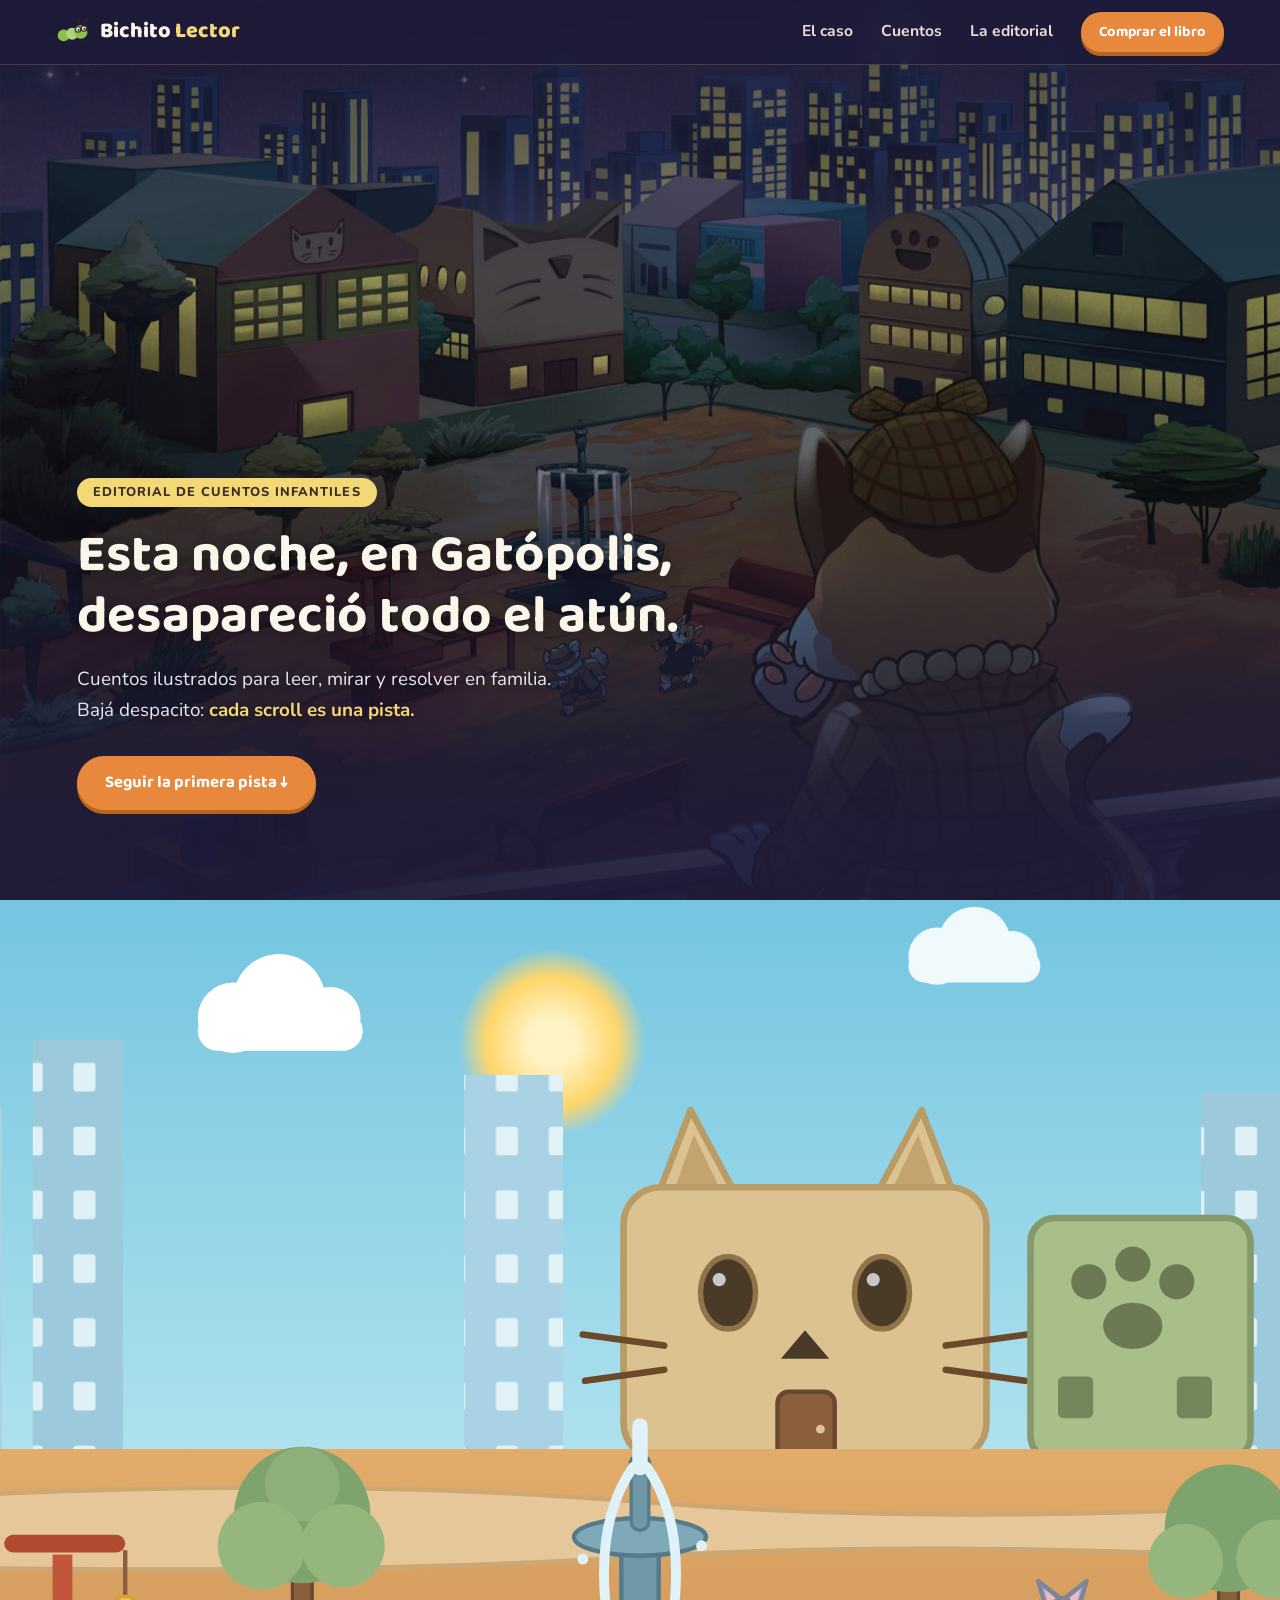
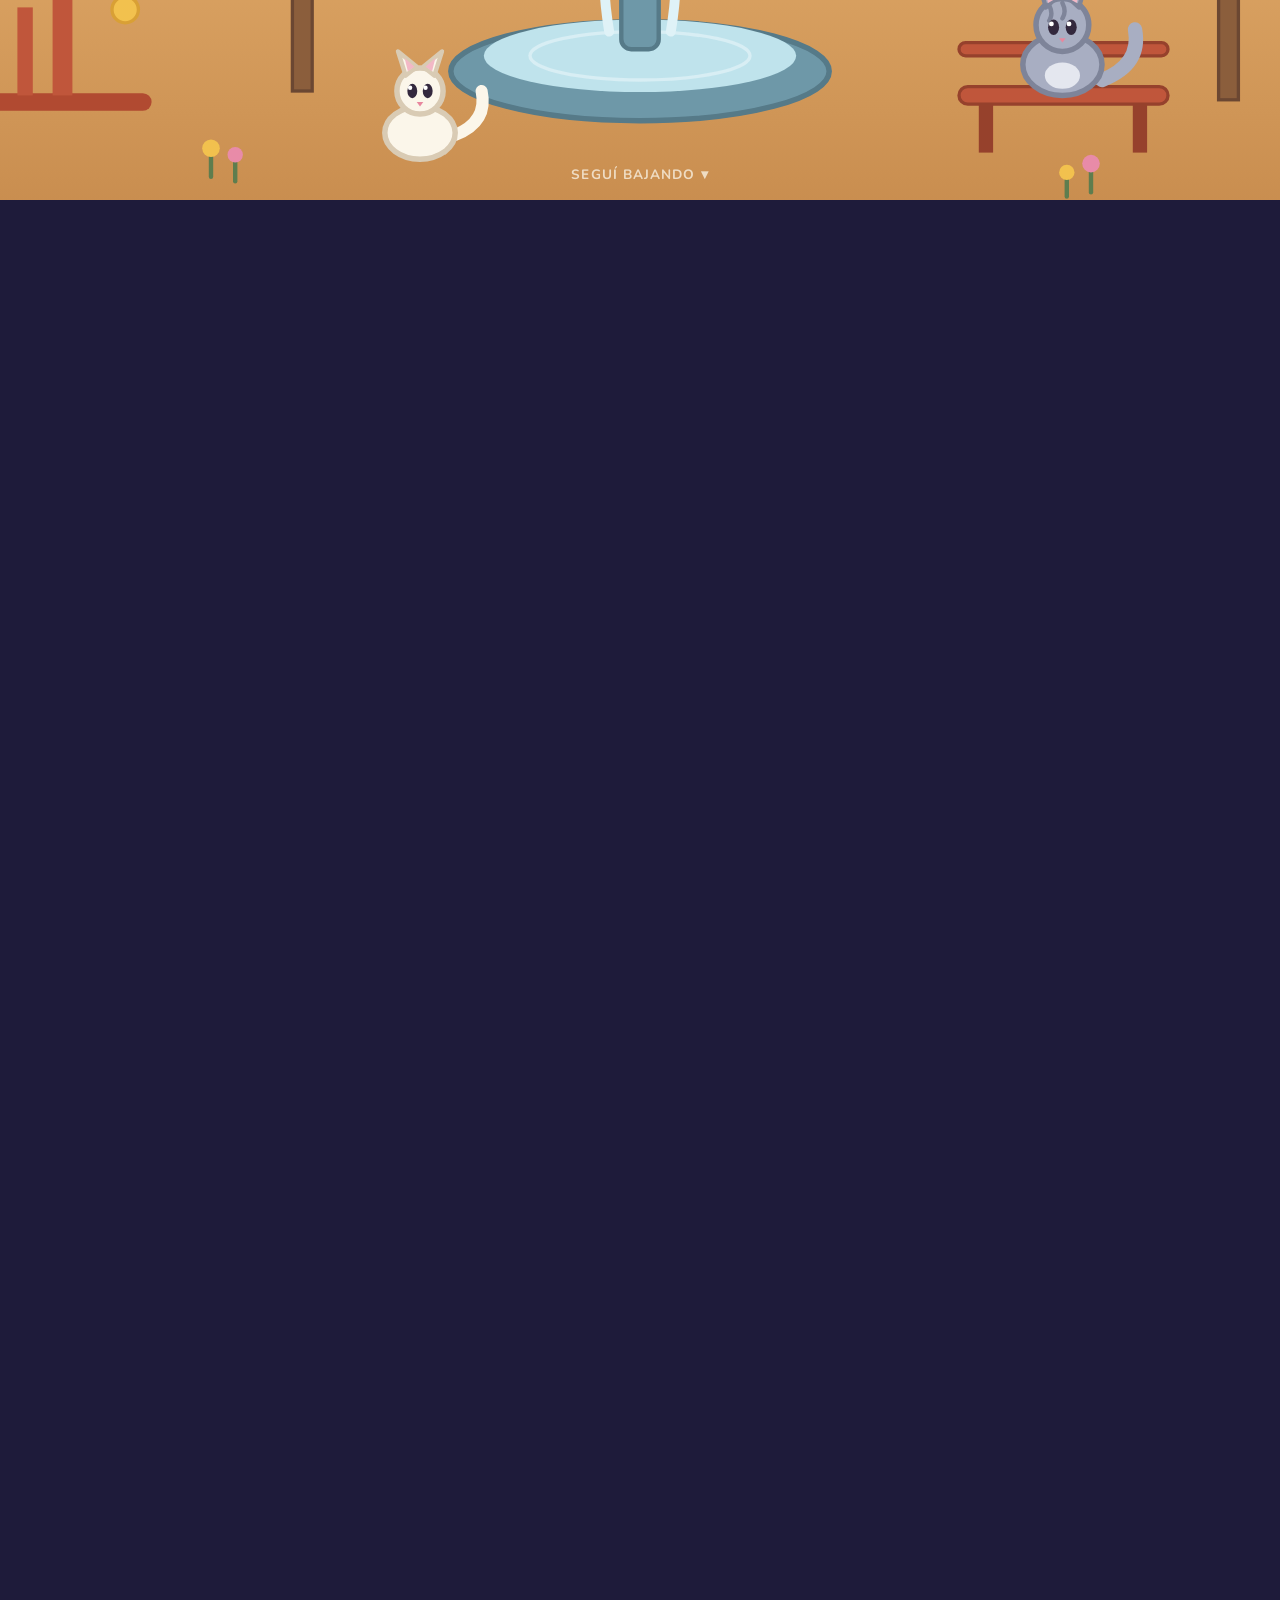
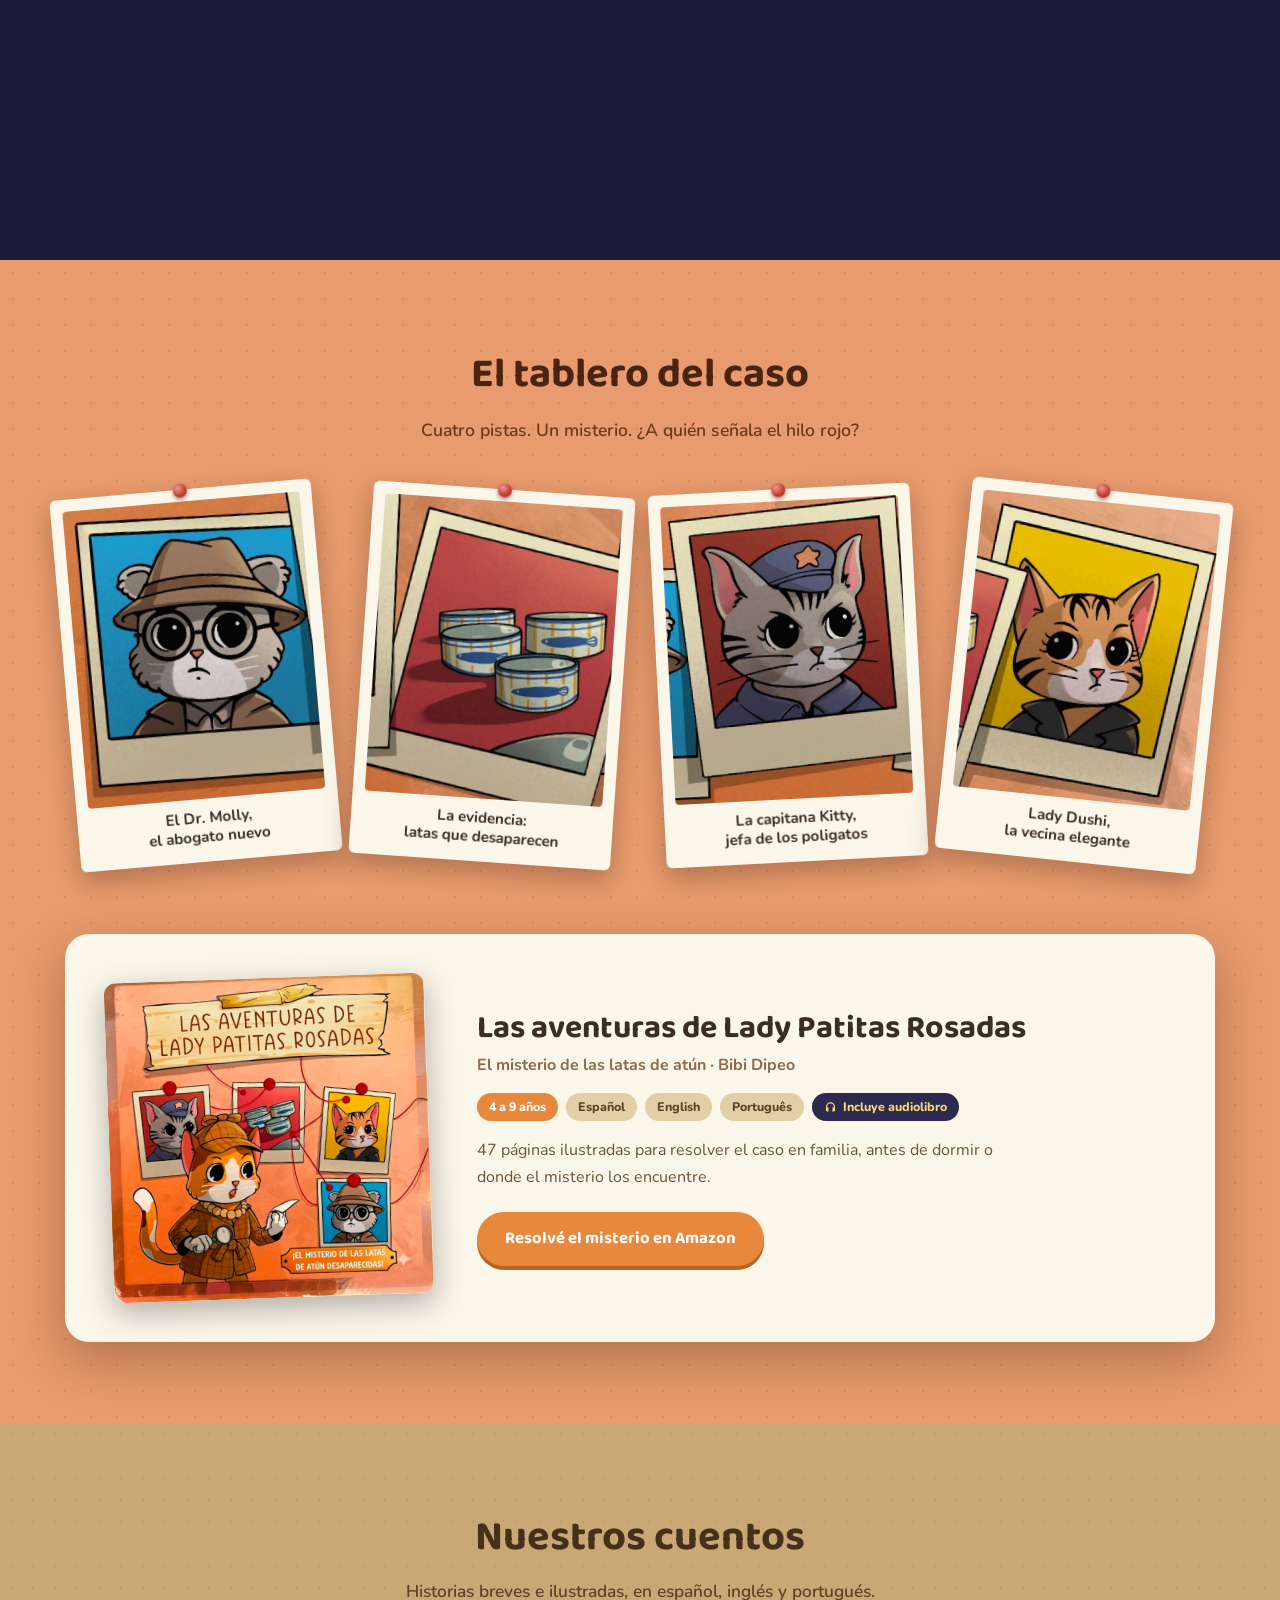
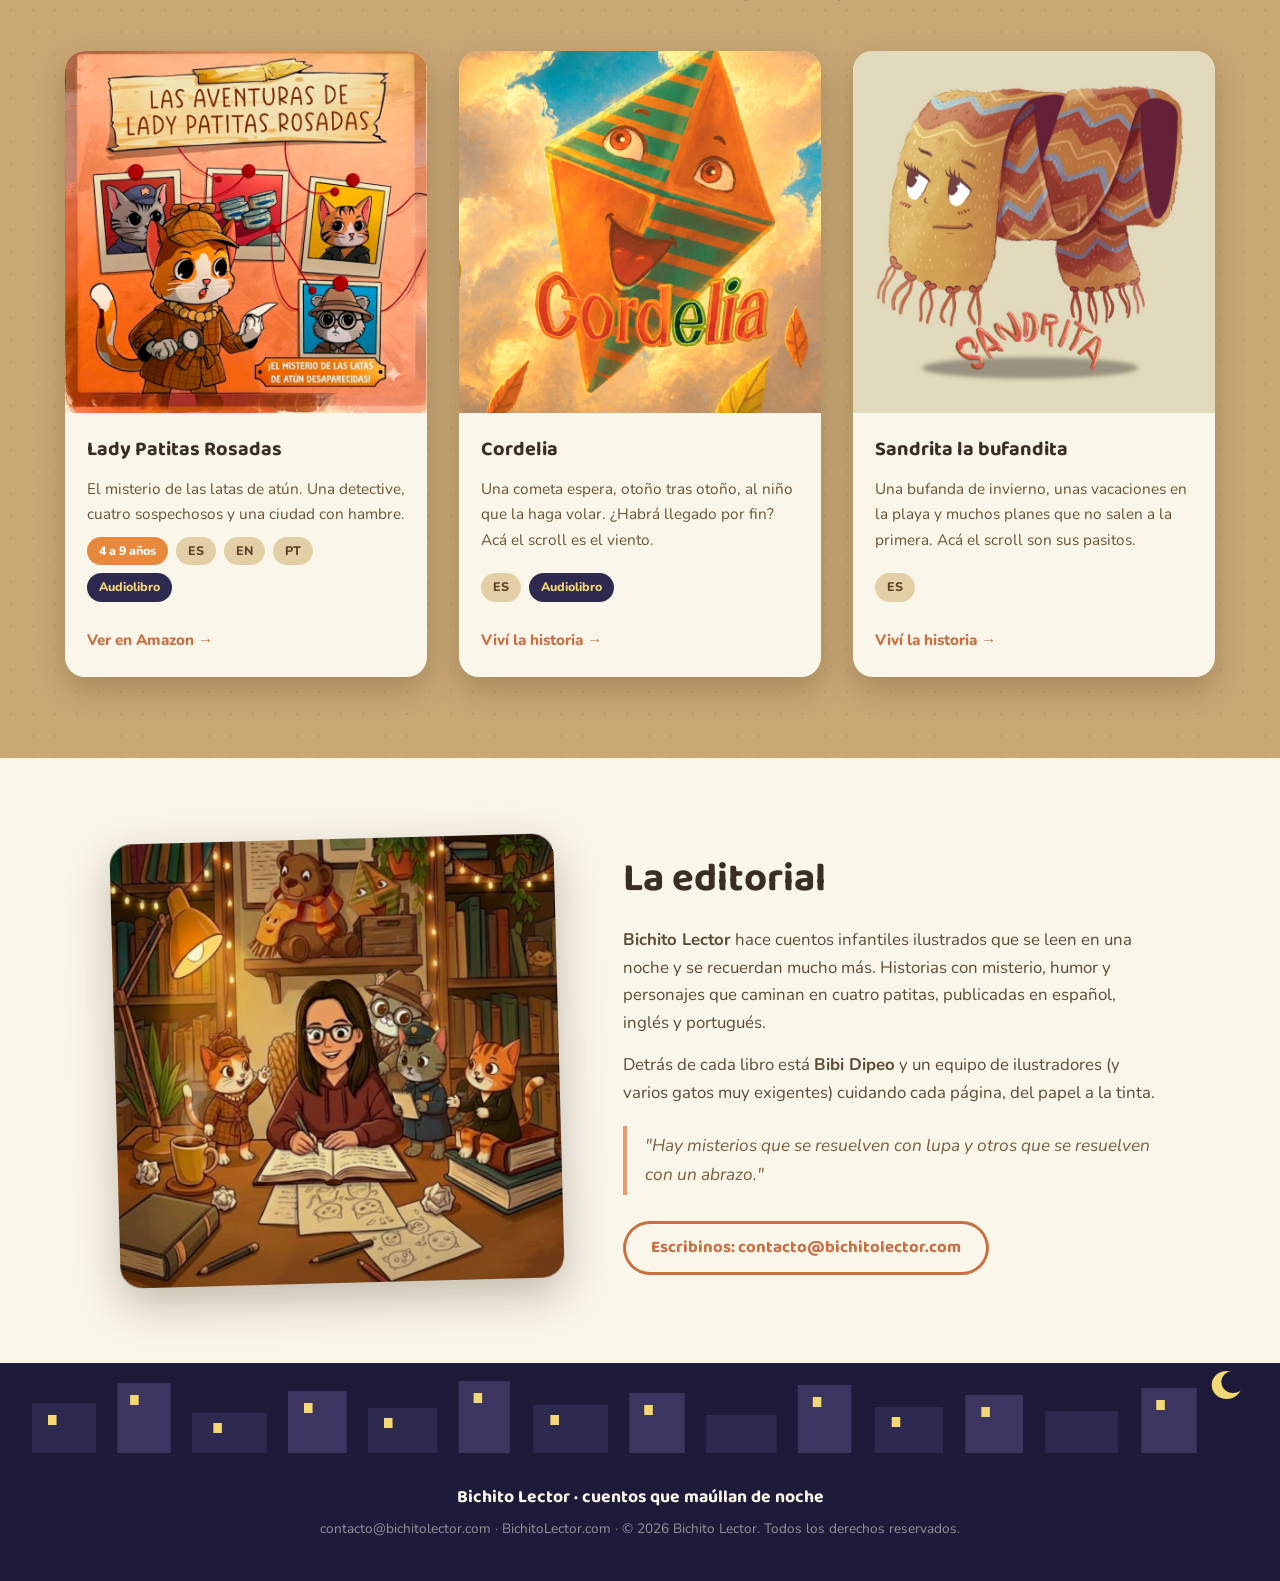
<file: index.html>
﻿<!DOCTYPE html>
<html lang="es">
<head>
  <meta charset="UTF-8">
  <meta name="viewport" content="width=device-width, initial-scale=1.0">
  <title>Bichito Lector · Cuentos infantiles con misterio</title>
  <meta name="description" content="Bichito Lector es una editorial de cuentos infantiles ilustrados. Descubrí Las aventuras de Lady Patitas Rosadas: el misterio de las latas de atún. En español, inglés y portugués.">
  <meta name="theme-color" content="#1E1B3A">
  <link rel="icon" type="image/svg+xml" href="favicon.svg">
  <meta property="og:type" content="website">
  <meta property="og:site_name" content="Bichito Lector">
  <meta property="og:title" content="Bichito Lector · Cuentos infantiles con misterio">
  <meta property="og:description" content="Editorial de cuentos infantiles ilustrados. Descubrí el misterio de las latas de atún con Lady Patitas Rosadas — cada scroll es una pista.">
  <meta property="og:image" content="https://bichitolector.com/img/portada.jpg">
  <meta name="twitter:card" content="summary_large_image">
  <link rel="preconnect" href="https://fonts.googleapis.com">
  <link rel="preconnect" href="https://fonts.gstatic.com" crossorigin>
  <link href="https://fonts.googleapis.com/css2?family=Baloo+2:wght@500;600;700;800&family=Nunito:ital,wght@0,400;0,600;0,700;0,800;1,400&display=swap" rel="stylesheet">
  <link rel="stylesheet" href="styles.css">
</head>
<body>

  <!-- ===== Header ===== -->
  <header class="header" id="inicio">
    <a class="logo" href="#inicio" aria-label="Bichito Lector, inicio">
      <svg class="logo-bug" viewBox="0 0 40 32" aria-hidden="true">
        <circle cx="9" cy="20" r="7" fill="#8BC34A"/>
        <circle cx="19" cy="18" r="7" fill="#AED581"/>
        <circle cx="29" cy="16" r="8" fill="#8BC34A"/>
        <circle cx="26" cy="13" r="3.2" fill="#FBF6EA" stroke="#3A2E22" stroke-width="1.4"/>
        <circle cx="33" cy="12" r="3.2" fill="#FBF6EA" stroke="#3A2E22" stroke-width="1.4"/>
        <circle cx="26.6" cy="13.4" r="1.3" fill="#3A2E22"/>
        <circle cx="33.6" cy="12.4" r="1.3" fill="#3A2E22"/>
        <path d="M27 6 Q28 2 25 1" stroke="#3A2E22" stroke-width="1.4" fill="none" stroke-linecap="round"/>
        <path d="M33 6 Q34 2 37 1" stroke="#3A2E22" stroke-width="1.4" fill="none" stroke-linecap="round"/>
      </svg>
      <span class="logo-text">Bichito <em>Lector</em></span>
    </a>
    <nav class="nav" id="nav">
      <a href="#misterio">El caso</a>
      <a href="#catalogo">Cuentos</a>
      <a href="#editorial">La editorial</a>
      <a href="https://www.amazon.com/dp/B0GFK696QH" target="_blank" rel="noopener" class="btn btn-small">Comprar el libro</a>
    </nav>
    <button class="nav-toggle" id="navToggle" aria-label="Abrir menú" aria-expanded="false">☰</button>
  </header>

  <main id="pageMain">
    <!-- Hilo rojo (se dibuja con el scroll) -->
    <svg class="thread" id="thread" aria-hidden="true"><path id="threadPath" d="" fill="none"/></svg>

    <!-- ===== 1 · Hero: el balcón ===== -->
    <section class="hero">
      <div class="hero-bg" id="heroBg">
        <img src="img/hero_balcon.jpg" fetchpriority="high" alt="Lady Patitas Rosadas mira Gatópolis de noche desde su balcón, bajo la luna creciente.">
      </div>
      <div class="hero-veil" aria-hidden="true"></div>
      <div class="hero-content" id="heroContent">
        <p class="kicker">Editorial de cuentos infantiles</p>
        <h1>Esta noche, en Gatópolis,<br>desapareció todo el atún.</h1>
        <p class="hero-sub">Cuentos ilustrados para leer, mirar y resolver en familia.<br>Bajá despacito: <strong>cada scroll es una pista.</strong></p>
        <a href="#misterio" class="btn btn-hero">Seguir la primera pista ↓</a>
      </div>
      <span class="pin" data-pin style="left:50%; bottom:40px;"></span>
    </section>

    <!-- ===== 2 · La película del caso (el scroll es la línea de tiempo) ===== -->
    <section class="pelicula" id="misterio">
      <span class="pin" data-pin style="left:12%; top:20%;"></span>
      <span class="pin" data-pin style="right:10%; top:65%;"></span>
      <div class="stage" id="stage">

        <div class="scene" id="scA">
          <svg class="scene-svg" id="svgA" viewBox="0 0 1440 900" preserveAspectRatio="xMidYMax slice" role="img" aria-label="Gatópolis de día: gatitos jugando en el parque de la fuente mientras atardece.">
            <defs>
              <linearGradient id="gAsky" x1="0" y1="0" x2="0" y2="1">
                <stop offset="0" stop-color="#6FC3DF"/><stop offset=".85" stop-color="#C9EDF3"/>
              </linearGradient>
              <radialGradient id="gAsun">
                <stop offset=".25" stop-color="#FFF3C4"/><stop offset=".7" stop-color="#FFD66B"/><stop offset="1" stop-color="#FFD66B" stop-opacity="0"/>
              </radialGradient>
              <linearGradient id="gAground" x1="0" y1="0" x2="0" y2="1">
                <stop offset="0" stop-color="#E2AC6B"/><stop offset="1" stop-color="#C68A4C"/>
              </linearGradient>
              <pattern id="gAwin" width="48" height="58" patternUnits="userSpaceOnUse">
                <rect x="13" y="15" width="20" height="26" rx="3" fill="#E7F5FA" opacity=".9"/>
              </pattern>
            </defs>
            <rect width="1440" height="900" fill="url(#gAsky)"/>
            <circle id="sunA" cx="640" cy="165" r="85" fill="url(#gAsun)"/>
            <g id="moonA">
              <circle cx="810" cy="-160" r="44" fill="#F7E29B"/>
              <circle cx="827" cy="-172" r="36" fill="#7EC8E3"/>
            </g>
            <g class="cloud cloud-1" fill="#FFFFFF">
              <circle cx="350" cy="148" r="32"/><circle cx="392" cy="132" r="42"/><circle cx="438" cy="148" r="28"/>
              <rect x="318" y="142" width="150" height="36" rx="18"/>
            </g>
            <g class="cloud cloud-2" fill="#F0F9FB">
              <circle cx="990" cy="92" r="26"/><circle cx="1024" cy="80" r="33"/><circle cx="1058" cy="92" r="23"/>
              <rect x="964" y="86" width="120" height="30" rx="15"/>
            </g>
            <g>
              <rect x="40" y="230" width="100" height="320" fill="#A9D3E4"/><rect x="40" y="230" width="100" height="320" fill="url(#gAwin)"/>
              <rect x="168" y="168" width="82" height="382" fill="#9CC9DC"/><rect x="168" y="168" width="82" height="382" fill="url(#gAwin)"/>
              <rect x="560" y="200" width="90" height="350" fill="#A9D3E4"/><rect x="560" y="200" width="90" height="350" fill="url(#gAwin)"/>
              <rect x="1230" y="216" width="96" height="334" fill="#9CC9DC"/><rect x="1230" y="216" width="96" height="334" fill="url(#gAwin)"/>
              <rect x="1344" y="168" width="76" height="382" fill="#A9D3E4"/><rect x="1344" y="168" width="76" height="382" fill="url(#gAwin)"/>
            </g>
            <g id="catBuilding">
              <polygon points="733,318 766,232 812,318" fill="#DCC291" stroke="#B99B66" stroke-width="6" stroke-linejoin="round"/>
              <polygon points="752,302 769,254 792,302" fill="#C3A470"/>
              <polygon points="930,318 976,232 1009,318" fill="#DCC291" stroke="#B99B66" stroke-width="6" stroke-linejoin="round"/>
              <polygon points="950,302 973,254 990,302" fill="#C3A470"/>
              <rect x="705" y="302" width="330" height="248" rx="34" fill="#DCC291" stroke="#B99B66" stroke-width="6"/>
              <ellipse cx="800" cy="398" rx="25" ry="33" fill="#4A3A28"/>
              <ellipse cx="800" cy="398" rx="25" ry="33" fill="none" stroke="#8F7448" stroke-width="5"/>
              <circle cx="792" cy="386" r="6" fill="#F2FAFC" opacity=".75"/>
              <ellipse cx="940" cy="398" rx="25" ry="33" fill="#4A3A28"/>
              <ellipse cx="940" cy="398" rx="25" ry="33" fill="none" stroke="#8F7448" stroke-width="5"/>
              <circle cx="932" cy="386" r="6" fill="#F2FAFC" opacity=".75"/>
              <polygon points="870,432 848,458 892,458" fill="#4A3A28"/>
              <g stroke="#6B4A2A" stroke-width="6" stroke-linecap="round">
                <line x1="742" y1="446" x2="668" y2="436"/><line x1="742" y1="468" x2="670" y2="478"/>
                <line x1="998" y1="446" x2="1072" y2="436"/><line x1="998" y1="468" x2="1070" y2="478"/>
              </g>
              <rect x="845" y="488" width="52" height="62" rx="10" fill="#8B5E3C" stroke="#6B4732" stroke-width="4"/>
              <circle cx="884" cy="522" r="4" fill="#DCC291"/>
            </g>
            <g id="pawBuilding">
              <rect x="1075" y="330" width="200" height="220" rx="22" fill="#A8BF8A" stroke="#85996B" stroke-width="6"/>
              <circle cx="1128" cy="388" r="16" fill="#6B7A52"/><circle cx="1168" cy="372" r="16" fill="#6B7A52"/>
              <circle cx="1208" cy="388" r="16" fill="#6B7A52"/><ellipse cx="1168" cy="428" rx="27" ry="21" fill="#6B7A52"/>
              <rect x="1100" y="474" width="32" height="38" rx="5" fill="#74875A"/>
              <rect x="1208" y="474" width="32" height="38" rx="5" fill="#74875A"/>
            </g>
            <g id="winsA" fill="#FFE28A" opacity="0">
              <rect x="60" y="268" width="24" height="30" rx="3"/><rect x="188" y="216" width="24" height="30" rx="3"/>
              <rect x="580" y="240" width="24" height="30" rx="3"/><rect x="1252" y="254" width="24" height="30" rx="3"/>
              <rect x="1364" y="216" width="24" height="30" rx="3"/>
              <rect x="1100" y="474" width="32" height="38" rx="5"/><rect x="1208" y="474" width="32" height="38" rx="5"/>
              <ellipse cx="800" cy="398" rx="20" ry="28"/><ellipse cx="940" cy="398" rx="20" ry="28"/>
            </g>
            <rect x="0" y="540" width="1440" height="360" fill="url(#gAground)"/>
            <path d="M0 588 Q400 562 720 588 T1440 582 L1440 646 Q1000 620 720 638 T0 646 Z" fill="#E8CBA0" stroke="#C9A876" stroke-width="4" opacity=".9"/>
            <g id="catTree">
              <rect x="120" y="762" width="156" height="16" rx="8" fill="#B14A31"/>
              <rect x="186" y="636" width="18" height="128" fill="#C0563B"/>
              <rect x="142" y="618" width="110" height="16" rx="8" fill="#B14A31"/>
              <rect x="154" y="684" width="14" height="80" fill="#C0563B"/>
              <line x1="252" y1="632" x2="252" y2="676" stroke="#8B5E3C" stroke-width="4"/>
              <circle cx="252" cy="686" r="12" fill="#F2C14E" stroke="#D9A035" stroke-width="3"/>
            </g>
            <g class="sway" style="transform-origin:50% 100%">
              <rect x="404" y="640" width="18" height="120" fill="#8B5E3C" stroke="#6B4732" stroke-width="3"/>
              <circle cx="413" cy="600" r="62" fill="#7FA36C"/><circle cx="376" cy="628" r="40" fill="#95B77E"/>
              <circle cx="450" cy="628" r="38" fill="#95B77E"/><circle cx="413" cy="572" r="34" fill="#95B77E" opacity=".7"/>
            </g>
            <g class="sway sway-late" style="transform-origin:50% 100%">
              <rect x="1246" y="650" width="18" height="118" fill="#8B5E3C" stroke="#6B4732" stroke-width="3"/>
              <circle cx="1255" cy="612" r="58" fill="#7FA36C"/><circle cx="1298" cy="640" r="36" fill="#95B77E"/>
              <circle cx="1216" cy="642" r="34" fill="#95B77E"/>
            </g>
            <g id="fountain">
              <ellipse cx="720" cy="742" rx="172" ry="45" fill="#6E98A8" stroke="#567A88" stroke-width="5"/>
              <ellipse cx="720" cy="728" rx="142" ry="33" fill="#BFE3EC"/>
              <ellipse cx="720" cy="728" rx="100" ry="22" fill="none" stroke="#DFF2F7" stroke-width="3" opacity=".8"/>
              <rect x="703" y="622" width="34" height="100" rx="9" fill="#6E98A8" stroke="#567A88" stroke-width="4"/>
              <ellipse cx="720" cy="620" rx="60" ry="17" fill="#7FA8B8" stroke="#567A88" stroke-width="4"/>
              <rect x="712" y="558" width="16" height="56" rx="8" fill="#6E98A8" stroke="#567A88" stroke-width="3"/>
              <circle cx="720" cy="554" r="9" fill="#7FA8B8" stroke="#567A88" stroke-width="3"/>
              <path class="jet" style="transform-origin:50% 100%" d="M714 556 Q676 610 692 706" stroke="#DFF2F7" stroke-width="9" fill="none" stroke-linecap="round"/>
              <path class="jet jet-late" style="transform-origin:50% 100%" d="M726 556 Q764 610 748 706" stroke="#DFF2F7" stroke-width="9" fill="none" stroke-linecap="round"/>
              <rect class="jet jet-later" x="713" y="512" width="14" height="52" rx="7" fill="#DFF2F7" style="transform-origin:50% 100%"/>
              <circle class="tw" cx="668" cy="640" r="5" fill="#DFF2F7"/>
              <circle class="tw tw-2" cx="776" cy="628" r="5" fill="#DFF2F7"/>
            </g>
            <g stroke="#5E7D4E" stroke-width="4" stroke-linecap="round">
              <line x1="330" y1="838" x2="330" y2="818"/><line x1="352" y1="842" x2="352" y2="824"/>
              <line x1="1130" y1="852" x2="1130" y2="832"/><line x1="1108" y1="856" x2="1108" y2="840"/>
            </g>
            <circle cx="330" cy="812" r="8" fill="#F2C14E"/><circle cx="352" cy="818" r="7" fill="#E88BA8"/>
            <circle cx="1130" cy="826" r="8" fill="#E88BA8"/><circle cx="1108" cy="834" r="7" fill="#F2C14E"/>
            <g id="catRun" class="run">
              <path class="tailwag" style="transform-origin:100% 100%" d="M-52 792 Q-94 772 -82 734" stroke="#F2994E" stroke-width="16" fill="none" stroke-linecap="round"/>
              <ellipse cx="0" cy="795" rx="48" ry="27" fill="#F2994E" stroke="#C9713A" stroke-width="5"/>
              <path d="M-24 772 q7 9 0 17" stroke="#C9713A" stroke-width="5" fill="none" stroke-linecap="round"/>
              <path d="M-4 768 q7 9 0 17" stroke="#C9713A" stroke-width="5" fill="none" stroke-linecap="round"/>
              <ellipse cx="-24" cy="820" rx="10" ry="7" fill="#F2994E" stroke="#C9713A" stroke-width="4"/>
              <ellipse cx="22" cy="820" rx="10" ry="7" fill="#F2994E" stroke="#C9713A" stroke-width="4"/>
              <circle cx="46" cy="768" r="27" fill="#F2994E" stroke="#C9713A" stroke-width="5"/>
              <polygon points="30,748 20,718 46,736" fill="#F2994E" stroke="#C9713A" stroke-width="4" stroke-linejoin="round"/>
              <polygon points="33,744 28,728 42,738" fill="#F2B8C6"/>
              <ellipse cx="56" cy="778" rx="13" ry="10" fill="#FBF6EA"/>
              <ellipse cx="52" cy="764" rx="5.5" ry="7.5" fill="#33283D"/>
              <circle cx="50" cy="761" r="2.4" fill="#FFFFFF"/>
              <polygon points="60,772 66,776 60,780" fill="#E8879E"/>
              <g stroke="#C9713A" stroke-width="2.5" stroke-linecap="round"><line x1="68" y1="770" x2="82" y2="766"/><line x1="68" y1="778" x2="82" y2="780"/></g>
            </g>
            <g id="catSit">
              <rect x="1010" y="716" width="190" height="12" rx="6" fill="#C0563B" stroke="#96412C" stroke-width="3"/>
              <rect x="1010" y="756" width="190" height="16" rx="8" fill="#C0563B" stroke="#96412C" stroke-width="3"/>
              <rect x="1028" y="772" width="13" height="44" fill="#96412C"/><rect x="1168" y="772" width="13" height="44" fill="#96412C"/>
              <path class="tailwag" style="transform-origin:0% 100%" d="M1140 750 Q1176 736 1170 704" stroke="#A8AEC2" stroke-width="13" fill="none" stroke-linecap="round"/>
              <ellipse cx="1104" cy="736" rx="36" ry="28" fill="#A8AEC2" stroke="#7E8499" stroke-width="5"/>
              <ellipse cx="1104" cy="746" rx="16" ry="12" fill="#E4E7EF"/>
              <circle cx="1104" cy="700" r="24" fill="#A8AEC2" stroke="#7E8499" stroke-width="5"/>
              <polygon points="1089,684 1082,660 1100,674" fill="#A8AEC2" stroke="#7E8499" stroke-width="4" stroke-linejoin="round"/>
              <polygon points="1119,684 1126,660 1108,674" fill="#A8AEC2" stroke="#7E8499" stroke-width="4" stroke-linejoin="round"/>
              <polygon points="1091,680 1088,668 1098,676" fill="#F2B8C6"/><polygon points="1117,680 1120,668 1110,676" fill="#F2B8C6"/>
              <path d="M1092 682 q4 8 0 14" stroke="#7E8499" stroke-width="4" fill="none" stroke-linecap="round"/>
              <path d="M1104 680 q4 8 0 14" stroke="#7E8499" stroke-width="4" fill="none" stroke-linecap="round"/>
              <ellipse cx="1096" cy="702" rx="5" ry="7" fill="#33283D"/><ellipse cx="1112" cy="702" rx="5" ry="7" fill="#33283D"/>
              <circle cx="1094" cy="699" r="2.2" fill="#FFFFFF"/><circle cx="1110" cy="699" r="2.2" fill="#FFFFFF"/>
              <polygon points="1101,712 1107,712 1104,716" fill="#E8879E"/>
            </g>
            <g id="catHop" class="hop" style="transform-origin:50% 100%">
              <path class="tailwag" style="transform-origin:0% 100%" d="M552 800 Q582 788 576 760" stroke="#FBF6EA" stroke-width="11" fill="none" stroke-linecap="round"/>
              <ellipse cx="520" cy="798" rx="32" ry="24" fill="#FBF6EA" stroke="#D9CBB4" stroke-width="5"/>
              <circle cx="520" cy="760" r="21" fill="#FBF6EA" stroke="#D9CBB4" stroke-width="5"/>
              <polygon points="507,746 500,724 517,738" fill="#FBF6EA" stroke="#D9CBB4" stroke-width="4" stroke-linejoin="round"/>
              <polygon points="533,746 540,724 523,738" fill="#FBF6EA" stroke="#D9CBB4" stroke-width="4" stroke-linejoin="round"/>
              <polygon points="509,742 506,730 515,738" fill="#F2B8C6"/><polygon points="531,742 534,730 525,738" fill="#F2B8C6"/>
              <ellipse cx="513" cy="760" rx="4.5" ry="6.5" fill="#33283D"/><ellipse cx="527" cy="760" rx="4.5" ry="6.5" fill="#33283D"/>
              <circle cx="511" cy="757" r="2" fill="#FFFFFF"/><circle cx="525" cy="757" r="2" fill="#FFFFFF"/>
              <polygon points="517,770 523,770 520,774" fill="#E8879E"/>
            </g>
          </svg>
          <div class="night-veil" id="nightVeil" aria-hidden="true"></div>
        </div>

        <div class="scene" id="scB">
          <svg class="scene-svg" id="svgB" viewBox="0 0 1440 900" preserveAspectRatio="xMidYMax slice" role="img" aria-label="Lady Patitas Rosadas vigila la ciudad de noche desde su balcón mientras dos figuras cruzan el parque.">
            <defs>
              <linearGradient id="gBsky" x1="0" y1="0" x2="0" y2="1">
                <stop offset="0" stop-color="#262052"/><stop offset="1" stop-color="#453B72"/>
              </linearGradient>
              <radialGradient id="gBmoon">
                <stop offset=".25" stop-color="#FFF3C4" stop-opacity=".85"/><stop offset="1" stop-color="#FFF3C4" stop-opacity="0"/>
              </radialGradient>
              <pattern id="gBwin" width="40" height="52" patternUnits="userSpaceOnUse">
                <rect x="11" y="13" width="16" height="22" rx="2" fill="#F7D77E" opacity=".9"/>
              </pattern>
              <pattern id="gBwin2" width="44" height="56" patternUnits="userSpaceOnUse">
                <rect x="13" y="15" width="15" height="20" rx="2" fill="#C9AE5E" opacity=".55"/>
              </pattern>
            </defs>
            <rect width="1440" height="900" fill="url(#gBsky)"/>
            <g fill="#F5D876">
              <circle class="tw" cx="150" cy="90" r="3"/><circle class="tw tw-2" cx="420" cy="60" r="2.4"/>
              <circle class="tw tw-3" cx="560" cy="180" r="2"/><circle class="tw tw-2" cx="980" cy="70" r="2.4"/>
              <circle class="tw" cx="1240" cy="120" r="3"/><circle class="tw tw-3" cx="880" cy="200" r="2.4"/>
              <circle class="tw tw-2" cx="1100" cy="230" r="2"/><circle class="tw" cx="260" cy="210" r="2"/>
              <circle class="tw tw-3" cx="480" cy="130" r="2"/><circle class="tw" cx="1340" cy="200" r="2.4"/>
            </g>
            <g id="moonB">
              <circle class="moon-halo" cx="700" cy="160" r="150" fill="url(#gBmoon)"/>
              <circle cx="700" cy="160" r="58" fill="#F7E29B" stroke="#E3C878" stroke-width="3"/>
              <circle cx="686" cy="140" r="10" fill="#EBD187"/>
              <circle cx="716" cy="176" r="6" fill="#EBD187"/>
              <circle cx="722" cy="146" r="5" fill="#EBD187"/>
            </g>
            <g>
              <rect x="0" y="290" width="120" height="340" fill="#332C5E"/><rect x="0" y="290" width="120" height="340" fill="url(#gBwin2)"/>
              <rect x="150" y="236" width="100" height="394" fill="#332C5E"/><rect x="150" y="236" width="100" height="394" fill="url(#gBwin2)"/>
              <rect x="850" y="330" width="120" height="300" fill="#332C5E"/><rect x="850" y="330" width="120" height="300" fill="url(#gBwin2)"/>
              <rect x="1280" y="246" width="110" height="384" fill="#332C5E"/><rect x="1280" y="246" width="110" height="384" fill="url(#gBwin2)"/>
            </g>
            <g>
              <rect x="280" y="330" width="130" height="300" fill="#2A2452"/><rect x="280" y="330" width="130" height="300" fill="url(#gBwin)"/>
              <rect x="440" y="262" width="100" height="368" fill="#2A2452"/><rect x="440" y="262" width="100" height="368" fill="url(#gBwin)"/>
              <rect x="980" y="270" width="104" height="360" fill="#2A2452"/><rect x="980" y="270" width="104" height="360" fill="url(#gBwin)"/>
              <rect x="1120" y="326" width="124" height="304" fill="#2A2452"/><rect x="1120" y="326" width="124" height="304" fill="url(#gBwin)"/>
            </g>
            <g id="catTowerB">
              <polygon points="590,394 612,336 642,394" fill="#3A3164"/>
              <polygon points="742,394 772,336 794,394" fill="#3A3164"/>
              <rect x="576" y="386" width="232" height="244" rx="24" fill="#3A3164"/>
              <ellipse class="flick" cx="646" cy="470" rx="17" ry="23" fill="#F7D77E"/>
              <ellipse class="flick flick-2" cx="738" cy="470" rx="17" ry="23" fill="#F7D77E"/>
              <g stroke="#2A2452" stroke-width="5" stroke-linecap="round">
                <line x1="606" y1="510" x2="566" y2="504"/><line x1="778" y1="510" x2="818" y2="504"/>
              </g>
            </g>
            <rect x="0" y="618" width="1440" height="282" fill="#201C42"/>
            <path d="M0 656 Q500 632 900 656 T1440 650 L1440 716 Q900 692 500 710 T0 716 Z" fill="#322B5C" opacity=".85"/>
            <g fill="#262150">
              <ellipse cx="240" cy="700" rx="90" ry="34"/><ellipse cx="1180" cy="710" rx="100" ry="36"/>
              <ellipse cx="960" cy="736" rx="80" ry="28"/>
            </g>
            <g id="fountainB">
              <ellipse cx="620" cy="740" rx="80" ry="20" fill="#2A2452"/>
              <rect x="612" y="678" width="16" height="52" rx="6" fill="#2A2452"/>
              <ellipse cx="620" cy="676" rx="28" ry="8" fill="#332C5E"/>
              <ellipse cx="620" cy="734" rx="54" ry="11" fill="#8FA0D0" opacity=".35"/>
            </g>
            <g id="suspects">
              <g class="walk">
                <path d="M-34 700 Q-58 688 -52 668" stroke="#4A4160" stroke-width="10" fill="none" stroke-linecap="round"/>
                <ellipse cx="0" cy="698" rx="27" ry="19" fill="#4A4160" stroke="#383152" stroke-width="3"/>
                <circle cx="22" cy="678" r="15" fill="#4A4160" stroke="#383152" stroke-width="3"/>
                <ellipse cx="22" cy="662" rx="19" ry="5" fill="#332D4E"/>
                <rect x="14" y="648" width="16" height="14" rx="5" fill="#332D4E"/>
                <circle cx="27" cy="676" r="2" fill="#F7E29B"/>
              </g>
              <g class="walk walk-2">
                <path d="M-102 712 Q-124 700 -118 682" stroke="#5C5170" stroke-width="9" fill="none" stroke-linecap="round"/>
                <ellipse cx="-70" cy="710" rx="24" ry="17" fill="#5C5170" stroke="#4A4160" stroke-width="3"/>
                <circle cx="-50" cy="692" r="13" fill="#5C5170" stroke="#4A4160" stroke-width="3"/>
                <polygon points="-58,682 -63,668 -51,676" fill="#5C5170"/><polygon points="-42,682 -37,668 -49,676" fill="#5C5170"/>
                <circle cx="-46" cy="690" r="2" fill="#F7E29B"/>
              </g>
            </g>
            <g transform="translate(-250,0)">
            <g id="lady" class="idle">
              <path class="tailwag-slow" style="transform-origin:100% 100%" d="M1005 852 Q940 800 980 726" stroke="#F2994E" stroke-width="30" fill="none" stroke-linecap="round"/>
              <path d="M962 776 q14 10 26 2" stroke="#C9713A" stroke-width="9" fill="none" stroke-linecap="round"/>
              <path d="M972 806 q14 10 26 2" stroke="#C9713A" stroke-width="9" fill="none" stroke-linecap="round"/>
              <circle cx="982" cy="724" r="16" fill="#FBF6EA"/>
              <path d="M990 900 Q1000 756 1104 748 Q1208 756 1218 900 Z" fill="#8B5E3C" stroke="#6B4732" stroke-width="5"/>
              <g stroke="#A9764C" stroke-width="7" opacity=".9">
                <line x1="1052" y1="756" x2="1052" y2="900"/><line x1="1104" y1="748" x2="1104" y2="900"/><line x1="1156" y1="756" x2="1156" y2="900"/>
                <line x1="1006" y1="800" x2="1202" y2="800"/><line x1="996" y1="852" x2="1212" y2="852"/>
              </g>
              <g stroke="#B3543C" stroke-width="2.5" opacity=".8">
                <line x1="1078" y1="752" x2="1078" y2="900"/><line x1="1130" y1="752" x2="1130" y2="900"/>
                <line x1="1000" y1="826" x2="1208" y2="826"/><line x1="994" y1="878" x2="1214" y2="878"/>
              </g>
              <ellipse cx="962" cy="806" rx="17" ry="13" fill="#FBF6EA" stroke="#D9CBB4" stroke-width="4"/>
              <g fill="#F2DCA6" stroke="#D9BC7E" stroke-width="2">
                <circle cx="1058" cy="744" r="9"/><circle cx="1081" cy="737" r="9"/><circle cx="1104" cy="735" r="9"/>
                <circle cx="1127" cy="737" r="9"/><circle cx="1150" cy="744" r="9"/>
              </g>
              <g fill="#FFFFFF" opacity=".8">
                <circle cx="1055" cy="741" r="2.6"/><circle cx="1078" cy="734" r="2.6"/><circle cx="1101" cy="732" r="2.6"/>
                <circle cx="1124" cy="734" r="2.6"/><circle cx="1147" cy="741" r="2.6"/>
              </g>
              <circle cx="1104" cy="668" r="62" fill="#F2994E" stroke="#C9713A" stroke-width="5"/>
              <path d="M1082 618 q5 15 0 24" stroke="#C9713A" stroke-width="7" fill="none" stroke-linecap="round"/>
              <path d="M1104 612 q5 15 0 24" stroke="#C9713A" stroke-width="7" fill="none" stroke-linecap="round"/>
              <path d="M1126 618 q5 15 0 24" stroke="#C9713A" stroke-width="7" fill="none" stroke-linecap="round"/>
              <path d="M1150 622 A62 62 0 0 1 1162 690" stroke="#F7E29B" stroke-width="5" fill="none" stroke-linecap="round" opacity=".55"/>
              <g class="eartwitch" style="transform-origin:72% 76%">
                <polygon points="1054,634 1040,588 1078,610" fill="#F2994E" stroke="#C9713A" stroke-width="4" stroke-linejoin="round"/>
                <polygon points="1057,626 1050,602 1070,614" fill="#D96A4B"/>
              </g>
              <polygon points="1154,634 1168,588 1130,610" fill="#F2994E" stroke="#C9713A" stroke-width="4" stroke-linejoin="round"/>
              <polygon points="1151,626 1158,602 1138,614" fill="#D96A4B"/>
              <g id="ladyHat">
                <path d="M1040 632 Q1104 578 1168 632 L1168 646 Q1104 612 1040 646 Z" fill="#8B5E3C" stroke="#6B4732" stroke-width="4"/>
                <ellipse cx="1104" cy="598" rx="48" ry="25" fill="#8B5E3C" stroke="#6B4732" stroke-width="4"/>
                <g stroke="#A9764C" stroke-width="4" opacity=".9">
                  <line x1="1080" y1="580" x2="1080" y2="618"/><line x1="1128" y1="580" x2="1128" y2="618"/>
                  <line x1="1062" y1="598" x2="1146" y2="598"/>
                </g>
                <circle cx="1104" cy="576" r="8" fill="#A9764C" stroke="#6B4732" stroke-width="3"/>
                <path d="M1088 578 Q1096 568 1104 576 Q1112 568 1120 578" stroke="#6B4732" stroke-width="4" fill="#A9764C"/>
              </g>
            </g>
            </g>
            <g id="balcony">
              <rect x="0" y="878" width="1440" height="22" fill="#CFC8E0"/>
              <rect x="0" y="800" width="1440" height="18" rx="9" fill="#CFC8E0" stroke="#A79FC2" stroke-width="3"/>
              <g stroke="#B8AECE" stroke-width="20" fill="none">
                <path d="M70 818 q-16 30 0 60"/><path d="M250 818 q-16 30 0 60"/>
                <path d="M430 818 q-16 30 0 60"/><path d="M610 818 q-16 30 0 60"/>
                <path d="M790 818 q-16 30 0 60"/><path d="M1330 818 q-16 30 0 60"/>
              </g>
              <g stroke="#948AAD" stroke-width="6" fill="none" opacity=".7">
                <path d="M76 822 q-12 26 0 52"/><path d="M256 822 q-12 26 0 52"/>
                <path d="M436 822 q-12 26 0 52"/><path d="M616 822 q-12 26 0 52"/>
                <path d="M796 822 q-12 26 0 52"/><path d="M1336 822 q-12 26 0 52"/>
              </g>
            </g>
          </svg>
        </div>

        <div class="scene" id="scC">
          <svg class="scene-svg" id="svgC" viewBox="0 0 1440 900" preserveAspectRatio="xMidYMax slice" role="img" aria-label="El Dr. Molly, un gato blanco con sombrero y lentes, camina de noche hacia un farol escondiendo una lata.">
            <defs>
              <linearGradient id="gCsky" x1="0" y1="0" x2="0" y2="1">
                <stop offset="0" stop-color="#1A1638"/><stop offset="1" stop-color="#2E2752"/>
              </linearGradient>
              <radialGradient id="gCglow">
                <stop offset=".2" stop-color="#FFE9A3" stop-opacity=".9"/><stop offset="1" stop-color="#FFE9A3" stop-opacity="0"/>
              </radialGradient>
              <linearGradient id="gCcone" x1="0" y1="0" x2="0" y2="1">
                <stop offset="0" stop-color="#FFE9A3" stop-opacity=".42"/><stop offset="1" stop-color="#FFE9A3" stop-opacity="0"/>
              </linearGradient>
              <pattern id="gCwin" width="44" height="54" patternUnits="userSpaceOnUse">
                <rect x="12" y="14" width="16" height="20" rx="2" fill="#6E6390" opacity=".6"/>
              </pattern>
            </defs>
            <rect width="1440" height="900" fill="url(#gCsky)"/>
            <g fill="#F5D876">
              <circle class="tw" cx="300" cy="80" r="2.4"/><circle class="tw tw-3" cx="820" cy="60" r="2.4"/>
              <circle class="tw tw-2" cx="1200" cy="100" r="2.4"/><circle class="tw" cx="560" cy="140" r="2"/>
            </g>
            <g>
              <rect x="300" y="230" width="180" height="420" fill="#241F44"/><rect x="300" y="230" width="180" height="420" fill="url(#gCwin)"/>
              <rect x="880" y="250" width="190" height="400" fill="#241F44"/><rect x="880" y="250" width="190" height="400" fill="url(#gCwin)"/>
              <rect x="1130" y="300" width="220" height="350" fill="#241F44"/><rect x="1130" y="300" width="220" height="350" fill="url(#gCwin)"/>
              <rect class="flick" x="930" y="300" width="26" height="30" rx="3" fill="#F7D77E"/>
            </g>
            <g fill="#1C2438">
              <ellipse cx="520" cy="646" rx="120" ry="42"/><ellipse cx="680" cy="656" rx="100" ry="36"/>
              <ellipse cx="1240" cy="650" rx="130" ry="44"/>
            </g>
            <g id="vanC">
              <rect x="270" y="560" width="210" height="92" rx="20" fill="#3A3358" stroke="#2A2545" stroke-width="4"/>
              <rect x="290" y="576" width="70" height="38" rx="8" fill="#262145"/>
              <rect x="376" y="576" width="86" height="30" rx="6" fill="#312B52"/>
              <circle cx="320" cy="654" r="22" fill="#1E1A38" stroke="#4A4266" stroke-width="5"/>
              <circle cx="432" cy="654" r="22" fill="#1E1A38" stroke="#4A4266" stroke-width="5"/>
            </g>
            <g id="wallC">
              <rect x="0" y="152" width="258" height="548" fill="#4A3040"/>
              <rect x="0" y="130" width="272" height="26" rx="6" fill="#5A3C50"/>
              <g stroke="#3A2433" stroke-width="5">
                <line x1="0" y1="220" x2="258" y2="220"/><line x1="0" y1="300" x2="258" y2="300"/>
                <line x1="0" y1="380" x2="258" y2="380"/><line x1="0" y1="460" x2="258" y2="460"/>
                <line x1="0" y1="540" x2="258" y2="540"/><line x1="0" y1="620" x2="258" y2="620"/>
                <line x1="130" y1="220" x2="130" y2="300"/><line x1="70" y1="300" x2="70" y2="380"/>
                <line x1="180" y1="380" x2="180" y2="460"/><line x1="100" y1="460" x2="100" y2="540"/>
                <line x1="160" y1="540" x2="160" y2="620"/><line x1="80" y1="620" x2="80" y2="700"/>
              </g>
              <rect x="238" y="152" width="20" height="548" fill="#3A2433" opacity=".55"/>
            </g>
            <rect x="0" y="668" width="1440" height="232" fill="#322B58"/>
            <g fill="#3D3566" stroke="#2E2852" stroke-width="3">
              <ellipse cx="210" cy="740" rx="62" ry="18"/><ellipse cx="430" cy="800" rx="72" ry="20"/>
              <ellipse cx="700" cy="750" rx="62" ry="18"/><ellipse cx="1010" cy="808" rx="78" ry="20"/>
              <ellipse cx="1260" cy="742" rx="62" ry="18"/><ellipse cx="560" cy="860" rx="80" ry="20"/>
              <ellipse cx="900" cy="868" rx="84" ry="20"/>
            </g>
            <g stroke="#4A4178" stroke-width="4" fill="none" stroke-linecap="round" opacity=".7">
              <path d="M170 734 q40 -10 80 0"/><path d="M390 794 q40 -10 80 0"/>
              <path d="M660 744 q40 -10 80 0"/><path d="M970 802 q40 -10 80 0"/>
            </g>
            <g id="farol" transform="translate(-150,0)">
              <ellipse id="lightPool" cx="980" cy="818" rx="216" ry="46" fill="#F5D876" opacity=".14"/>
              <polygon class="conef" points="980,308 846,818 1114,818" fill="url(#gCcone)"/>
              <circle cx="980" cy="290" r="120" fill="url(#gCglow)" opacity=".55"/>
              <rect x="966" y="296" width="28" height="520" rx="8" fill="#2E2947" stroke="#221E3D" stroke-width="4"/>
              <path d="M924 302 Q980 230 1036 302 Z" fill="#2E2947" stroke="#221E3D" stroke-width="4"/>
              <circle cx="980" cy="250" r="9" fill="#2E2947" stroke="#221E3D" stroke-width="3"/>
              <circle class="lampglow" cx="980" cy="288" r="26" fill="#FFE28A" stroke="#E8C25C" stroke-width="4"/>
              <rect x="940" y="806" width="80" height="18" rx="9" fill="#2E2947"/>
            </g>
            <g id="molly">
            <g class="walkbob">
              <path class="tailwag" style="transform-origin:100% 100%" d="M-66 800 Q-114 780 -102 732" stroke="#F1ECDF" stroke-width="22" fill="none" stroke-linecap="round"/>
              <path d="M-52 745 Q0 710 52 745 L60 868 Q0 886 -60 868 Z" fill="#A6845C" stroke="#7C6144" stroke-width="5"/>
              <polygon points="-30,742 0,762 -14,782" fill="#C4A87C"/>
              <polygon points="30,742 0,762 14,782" fill="#C4A87C"/>
              <circle cx="0" cy="800" r="5" fill="#6B4F33"/><circle cx="0" cy="828" r="5" fill="#6B4F33"/>
              <path d="M28 782 Q58 776 74 790" stroke="#A6845C" stroke-width="20" fill="none" stroke-linecap="round"/>
              <g id="mollyCan">
                <rect x="58" y="764" width="46" height="36" rx="5" fill="#DCE6EA" stroke="#9FB2BC" stroke-width="3"/>
                <ellipse cx="81" cy="764" rx="23" ry="8" fill="#B9C8D0"/>
                <rect x="58" y="775" width="46" height="14" fill="#3E6FB0"/>
                <ellipse cx="78" cy="782" rx="9" ry="4.5" fill="#EDF3F6"/>
              </g>
              <circle cx="76" cy="792" r="11" fill="#F1ECDF" stroke="#CBBFA6" stroke-width="3"/>
              <ellipse cx="-22" cy="872" rx="15" ry="9" fill="#F1ECDF" stroke="#CBBFA6" stroke-width="3"/>
              <ellipse cx="22" cy="872" rx="15" ry="9" fill="#F1ECDF" stroke="#CBBFA6" stroke-width="3"/>
              <circle cx="0" cy="668" r="54" fill="#F1ECDF" stroke="#C9BB9E" stroke-width="5"/>
              <polygon points="-52,660 -62,646 -50,644" fill="#F1ECDF"/>
              <polygon points="52,660 62,646 50,644" fill="#F1ECDF"/>
              <polygon points="-34,634 -46,604 -20,622" fill="#F1ECDF" stroke="#C9BB9E" stroke-width="4" stroke-linejoin="round"/>
              <polygon points="-31,628 -37,612 -24,621" fill="#F2B8C6"/>
              <polygon points="34,634 46,604 20,622" fill="#F1ECDF" stroke="#C9BB9E" stroke-width="4" stroke-linejoin="round"/>
              <polygon points="31,628 37,612 24,621" fill="#F2B8C6"/>
              <ellipse cx="0" cy="622" rx="60" ry="15" fill="#C9A876" stroke="#A98953" stroke-width="4"/>
              <path d="M-38 622 Q-32 576 0 572 Q32 576 38 622 Z" fill="#C9A876" stroke="#A98953" stroke-width="4"/>
              <path d="M-38 612 L38 612 L38 600 L-38 600 Z" fill="#8B6A4A"/>
              <circle cx="-20" cy="668" r="17" fill="#3A3145" stroke="#241F33" stroke-width="5"/>
              <circle cx="20" cy="668" r="17" fill="#3A3145" stroke="#241F33" stroke-width="5"/>
              <line x1="-3" y1="668" x2="3" y2="668" stroke="#241F33" stroke-width="5"/>
              <circle cx="-26" cy="661" r="5" fill="#FFFFFF" opacity=".85"/>
              <circle cx="14" cy="661" r="5" fill="#FFFFFF" opacity=".85"/>
              <polygon points="-5,692 5,692 0,699" fill="#E8A3B8"/>
              <path d="M-6 702 Q0 707 6 702" stroke="#C9BB9E" stroke-width="3.5" fill="none" stroke-linecap="round"/>
              <g stroke="#D9CBB4" stroke-width="3" stroke-linecap="round">
                <line x1="-46" y1="684" x2="-70" y2="680"/><line x1="-46" y1="694" x2="-68" y2="696"/>
                <line x1="46" y1="684" x2="70" y2="680"/><line x1="46" y1="694" x2="68" y2="696"/>
              </g>
            </g>
            </g>
          </svg>
          <div class="scene-dark" aria-hidden="true"></div>
          <div class="lupa-light" id="lupaLight" aria-hidden="true"></div>
          <div class="lupa-ring" id="lupaRing" aria-hidden="true"></div>
        </div>

        <div class="scene" id="scD">
          <svg class="scene-svg" id="svgD" viewBox="0 0 1440 900" preserveAspectRatio="xMidYMax slice" role="img" aria-label="Una lata de atún cae sobre los adoquines de la calle y rebota levantando polvo.">
            <defs>
              <linearGradient id="gDsky" x1="0" y1="0" x2="0" y2="1">
                <stop offset="0" stop-color="#191540"/><stop offset="1" stop-color="#2E2752"/>
              </linearGradient>
              <radialGradient id="gDwin">
                <stop offset=".2" stop-color="#FFE9A3" stop-opacity=".55"/><stop offset="1" stop-color="#FFE9A3" stop-opacity="0"/>
              </radialGradient>
              <linearGradient id="gDground" x1="0" y1="0" x2="0" y2="1">
                <stop offset="0" stop-color="#403768"/><stop offset="1" stop-color="#322B58"/>
              </linearGradient>
            </defs>
            <rect width="1440" height="900" fill="url(#gDsky)"/>
            <g fill="#F5D876">
              <circle class="tw" cx="200" cy="90" r="2.4"/><circle class="tw tw-2" cx="1240" cy="70" r="2.4"/>
              <circle class="tw tw-3" cx="760" cy="50" r="2"/><circle class="tw" cx="480" cy="120" r="2"/>
            </g>
            <g id="houseD">
              <polygon points="1000,190 1230,120 1440,190" fill="#302A58"/>
              <rect x="1020" y="185" width="420" height="415" fill="#262050"/>
              <circle cx="1165" cy="330" r="160" fill="url(#gDwin)"/>
              <rect x="1090" y="262" width="150" height="132" rx="10" fill="#FFE9A3" class="windowglow" stroke="#6B5E4A" stroke-width="4"/>
              <g stroke="#262050" stroke-width="10"><line x1="1165" y1="262" x2="1165" y2="394"/><line x1="1090" y1="328" x2="1240" y2="328"/></g>
            </g>
            <g fill="#1D1840">
              <ellipse cx="180" cy="598" rx="130" ry="62"/><ellipse cx="420" cy="618" rx="110" ry="50"/><ellipse cx="820" cy="608" rx="120" ry="54"/>
            </g>
            <rect x="0" y="600" width="1440" height="300" fill="url(#gDground)"/>
            <g fill="#494070" stroke="#363057" stroke-width="4">
              <ellipse cx="180" cy="672" rx="58" ry="21"/><ellipse cx="330" cy="668" rx="56" ry="20"/>
              <ellipse cx="490" cy="674" rx="58" ry="21"/><ellipse cx="650" cy="668" rx="56" ry="20"/>
              <ellipse cx="810" cy="674" rx="58" ry="21"/><ellipse cx="970" cy="668" rx="56" ry="20"/>
              <ellipse cx="1130" cy="674" rx="58" ry="21"/><ellipse cx="1290" cy="668" rx="56" ry="20"/>
              <ellipse cx="255" cy="742" rx="60" ry="22"/><ellipse cx="420" cy="748" rx="62" ry="22"/>
              <ellipse cx="590" cy="742" rx="60" ry="22"/><ellipse cx="760" cy="748" rx="62" ry="22"/>
              <ellipse cx="930" cy="742" rx="60" ry="22"/><ellipse cx="1100" cy="748" rx="62" ry="22"/>
              <ellipse cx="1270" cy="742" rx="60" ry="22"/>
              <ellipse cx="340" cy="828" rx="66" ry="24"/><ellipse cx="530" cy="834" rx="68" ry="24"/>
              <ellipse cx="730" cy="828" rx="66" ry="24"/><ellipse cx="930" cy="834" rx="68" ry="24"/>
              <ellipse cx="1120" cy="828" rx="66" ry="24"/>
            </g>
            <g stroke="#5A5187" stroke-width="4" fill="none" stroke-linecap="round" opacity=".75">
              <path d="M140 666 q40 -11 80 0"/><path d="M450 668 q40 -11 80 0"/><path d="M770 668 q40 -11 80 0"/>
              <path d="M215 736 q40 -11 80 0"/><path d="M550 736 q40 -11 80 0"/><path d="M890 736 q40 -11 80 0"/>
              <path d="M300 822 q40 -11 80 0"/><path d="M690 822 q40 -11 80 0"/><path d="M1080 822 q40 -11 80 0"/>
            </g>
            <g id="potD">
              <path d="M64 648 L188 648 L172 730 L80 730 Z" fill="#C0563B" stroke="#96412C" stroke-width="4"/>
              <rect x="56" y="636" width="140" height="20" rx="8" fill="#D96A4B" stroke="#96412C" stroke-width="4"/>
              <g class="sway" style="transform-origin:50% 100%">
                <path d="M110 636 Q86 566 122 534 Q150 574 134 636 Z" fill="#3E5C46" stroke="#2E4634" stroke-width="3"/>
                <path d="M140 636 Q160 586 132 556 Q116 590 126 636 Z" fill="#4A6E54" stroke="#2E4634" stroke-width="3"/>
              </g>
            </g>
            <g id="canLines" stroke="#C3B8DE" stroke-width="8" stroke-linecap="round" opacity=".8" fill="none">
              <path d="M598 110 Q588 220 598 330"/><path d="M700 55 Q692 180 700 310"/><path d="M804 120 Q798 230 804 340"/>
            </g>
            <g id="canD">
              <g transform="rotate(-8 720 560)">
                <rect x="598" y="474" width="244" height="168" rx="18" fill="#EDF3F6" stroke="#B9C8D0" stroke-width="4"/>
                <rect x="598" y="524" width="244" height="70" fill="#3E6FB0"/>
                <ellipse cx="700" cy="559" rx="38" ry="17" fill="#EDF3F6"/>
                <polygon points="734,559 764,542 764,576" fill="#EDF3F6"/>
                <path d="M700 545 q14 -10 22 2" stroke="#3E6FB0" stroke-width="3" fill="none"/>
                <circle cx="678" cy="554" r="4.5" fill="#14264A"/>
                <path d="M666 566 q8 6 16 2" stroke="#3E6FB0" stroke-width="3" fill="none" stroke-linecap="round"/>
                <g stroke="#E8A33C" stroke-width="7" stroke-linecap="round">
                  <line x1="620" y1="492" x2="620" y2="512"/><line x1="720" y1="486" x2="720" y2="506"/><line x1="820" y1="492" x2="820" y2="512"/>
                  <line x1="620" y1="606" x2="620" y2="626"/><line x1="720" y1="612" x2="720" y2="632"/><line x1="820" y1="606" x2="820" y2="626"/>
                </g>
                <ellipse cx="720" cy="476" rx="124" ry="33" fill="#C9D6DD" stroke="#A9BAC3" stroke-width="4"/>
                <ellipse cx="720" cy="472" rx="106" ry="25" fill="#E4EDF1"/>
                <ellipse cx="720" cy="472" rx="70" ry="15" fill="none" stroke="#C2D0D7" stroke-width="3"/>
                <rect x="742" y="458" width="42" height="15" rx="7" fill="#B4C3CB" stroke="#93A6B0" stroke-width="3"/>
                <circle cx="752" cy="465" r="4" fill="#93A6B0"/>
              </g>
            </g>
            <g id="dust" fill="#8F84AC">
              <circle cx="560" cy="690" r="22"/><circle cx="528" cy="670" r="13"/><circle cx="585" cy="664" r="10"/>
              <circle cx="880" cy="690" r="22"/><circle cx="912" cy="668" r="13"/><circle cx="856" cy="664" r="10"/>
              <circle cx="700" cy="712" r="14"/>
            </g>
          </svg>
        </div>

        <div class="paws" id="paws" aria-hidden="true"></div>

        <p class="cap" id="cap0">Unas horas antes… <strong>Gatópolis era una ciudad feliz.</strong></p>
        <p class="cap" id="cap1">Hasta que los platos amanecieron vacíos: <strong>ni un bocado de atún.</strong></p>
        <p class="cap" id="cap2">Desde su balcón, <strong>Lady Patitas Rosadas</strong> tomó el caso.</p>
        <p class="cap" id="cap3">Esa noche, una figura <strong>escondía algo</strong> bajo los faroles…</p>
        <p class="cap" id="cap4">¡Tin-tin-tan! <strong>Una lata cayó</strong> en la oscuridad.</p>
        <p class="cap" id="cap5">El caso de las latas desaparecidas <strong>había comenzado.</strong></p>

        <p class="scroll-hint" id="scrollHint">seguí bajando ▾</p>
      </div>
    </section>

    <!-- ===== 3 · El tablero del caso ===== -->
    <section class="tablero" id="tablero">
      <div class="tablero-inner">
        <div class="section-head">
          <h2>El tablero del caso</h2>
          <p>Cuatro pistas. Un misterio. ¿A quién señala el hilo rojo?</p>
        </div>
        <div class="board">
          <figure class="polaroid reveal" style="--rot:-5deg">
            <span class="pin pin-visible" data-pin></span>
            <img loading="lazy" decoding="async" src="img/pol_molly.jpg" alt="Polaroid del Dr. Molly, un gato blanco con sombrero y lentes redondos.">
            <figcaption>El Dr. Molly,<br>el abogato nuevo</figcaption>
          </figure>
          <figure class="polaroid reveal" style="--rot:4deg">
            <span class="pin pin-visible" data-pin></span>
            <img loading="lazy" decoding="async" src="img/pol_latas.jpg" alt="Polaroid de tres latas de atún.">
            <figcaption>La evidencia:<br>latas que desaparecen</figcaption>
          </figure>
          <figure class="polaroid reveal" style="--rot:-3deg">
            <span class="pin pin-visible" data-pin></span>
            <img loading="lazy" decoding="async" src="img/pol_kitty.jpg" alt="Polaroid de la capitana Kitty, gata gris con gorra azul de policía.">
            <figcaption>La capitana Kitty,<br>jefa de los poligatos</figcaption>
          </figure>
          <figure class="polaroid reveal" style="--rot:6deg">
            <span class="pin pin-visible" data-pin></span>
            <img loading="lazy" decoding="async" src="img/pol_dushi.jpg" alt="Polaroid de Lady Dushi, gata atigrada elegante con saco negro.">
            <figcaption>Lady Dushi,<br>la vecina elegante</figcaption>
          </figure>
        </div>

        <div class="book-cta reveal">
          <img class="book-cover" loading="lazy" decoding="async" src="img/portada.jpg" alt="Portada de Las aventuras de Lady Patitas Rosadas: el misterio de las latas de atún.">
          <div class="book-info">
            <span class="pin" data-pin></span>
            <h3>Las aventuras de Lady Patitas Rosadas</h3>
            <p class="book-subtitle">El misterio de las latas de atún · Bibi Dipeo</p>
            <div class="badges">
              <span class="badge badge-age">4 a 9 años</span>
              <span class="badge">Español</span>
              <span class="badge">English</span>
              <span class="badge">Português</span>
              <span class="badge badge-audio">
                <svg viewBox="0 0 20 20" aria-hidden="true"><path d="M10 2a7 7 0 0 0-7 7v5a2 2 0 0 0 2 2h2v-6H5V9a5 5 0 0 1 10 0v1h-2v6h2a2 2 0 0 0 2-2V9a7 7 0 0 0-7-7z" fill="currentColor"/></svg>
                Incluye audiolibro
              </span>
            </div>
            <p class="book-pitch">47 páginas ilustradas para resolver el caso en familia, antes de dormir o donde el misterio los encuentre.</p>
            <a class="btn" href="https://www.amazon.com/dp/B0GFK696QH" target="_blank" rel="noopener">Resolvé el misterio en Amazon</a>
          </div>
        </div>
      </div>
    </section>

    <!-- ===== 4 · Catálogo ===== -->
    <section class="catalogo" id="catalogo">
      <div class="catalogo-inner">
        <div class="section-head">
          <h2>Nuestros cuentos</h2>
          <p><span class="pin" data-pin></span>Historias breves e ilustradas, en español, inglés y portugués.</p>
        </div>
        <div class="cards">
          <article class="card reveal">
            <div class="card-img"><img loading="lazy" decoding="async" src="img/portada.jpg" alt="Portada de Lady Patitas Rosadas."></div>
            <div class="card-body">
              <h3>Lady Patitas Rosadas</h3>
              <p>El misterio de las latas de atún. Una detective, cuatro sospechosos y una ciudad con hambre.</p>
              <div class="badges">
                <span class="badge">ES</span><span class="badge">EN</span><span class="badge">PT</span>
                <span class="badge badge-audio">Audiolibro</span>
              </div>
              <a class="card-link" href="https://www.amazon.com/dp/B0GFK696QH" target="_blank" rel="noopener">Ver en Amazon →</a>
            </div>
          </article>
        </div>
      </div>
    </section>

    <!-- ===== 5 · La editorial ===== -->
    <section class="editorial" id="editorial">
      <div class="editorial-inner">
        <figure class="editorial-img reveal">
          <img loading="lazy" decoding="async" src="img/autora.jpg" alt="Bibi Dipeo escribe en su escritorio rodeada por Lady Patitas, el Dr. Molly, la capitana Kitty y Lady Dushi.">
        </figure>
        <div class="editorial-text">
          <span class="pin" data-pin></span>
          <h2>La editorial</h2>
          <p><strong>Bichito Lector</strong> hace cuentos infantiles ilustrados que se leen en una noche y se recuerdan mucho más. Historias con misterio, humor y personajes que caminan en cuatro patitas, publicadas en español, inglés y portugués.</p>
          <p>Detrás de cada libro está <strong>Bibi Dipeo</strong> y un equipo de ilustradores (y varios gatos muy exigentes) cuidando cada página, del papel a la tinta.</p>
          <blockquote>"Hay misterios que se resuelven con lupa y otros que se resuelven con un abrazo."</blockquote>
          <a class="btn btn-ghost" href="mailto:contacto@bichitolector.com">Escribinos: contacto@bichitolector.com</a>
        </div>
      </div>
    </section>
  </main>

  <!-- ===== Footer ===== -->
  <footer class="footer">
    <svg class="footer-sky" viewBox="0 0 1200 90" preserveAspectRatio="none" aria-hidden="true">
      <rect x="30" y="40" width="60" height="50" fill="#2E2A4F"/><rect x="110" y="20" width="50" height="70" fill="#3B3560"/>
      <rect x="180" y="50" width="70" height="40" fill="#2E2A4F"/><rect x="270" y="28" width="55" height="62" fill="#3B3560"/>
      <rect x="345" y="45" width="65" height="45" fill="#2E2A4F"/><rect x="430" y="18" width="48" height="72" fill="#3B3560"/>
      <rect x="500" y="42" width="70" height="48" fill="#2E2A4F"/><rect x="590" y="30" width="52" height="60" fill="#3B3560"/>
      <rect x="662" y="52" width="66" height="38" fill="#2E2A4F"/><rect x="748" y="22" width="50" height="68" fill="#3B3560"/>
      <rect x="820" y="44" width="64" height="46" fill="#2E2A4F"/><rect x="905" y="32" width="54" height="58" fill="#3B3560"/>
      <rect x="980" y="48" width="68" height="42" fill="#2E2A4F"/><rect x="1070" y="25" width="52" height="65" fill="#3B3560"/>
      <g fill="#F5D876"><rect x="45" y="52" width="8" height="10"/><rect x="122" y="32" width="8" height="10"/><rect x="200" y="60" width="8" height="10"/><rect x="285" y="40" width="8" height="10"/><rect x="360" y="55" width="8" height="10"/><rect x="444" y="30" width="8" height="10"/><rect x="516" y="52" width="8" height="10"/><rect x="604" y="42" width="8" height="10"/><rect x="762" y="34" width="8" height="10"/><rect x="836" y="54" width="8" height="10"/><rect x="920" y="44" width="8" height="10"/><rect x="1084" y="37" width="8" height="10"/></g>
      <circle cx="1150" cy="22" r="14" fill="#F5D876"/><circle cx="1156" cy="19" r="11" fill="#1E1B3A"/>
    </svg>
    <div class="footer-body">
      <p class="footer-brand">Bichito Lector · cuentos que maúllan de noche</p>
      <p class="footer-fine">contacto@bichitolector.com · BichitoLector.com · © 2026 Bichito Lector. Todos los derechos reservados.</p>
    </div>
  </footer>

  <script src="script.js"></script>
</body>
</html>
</file>
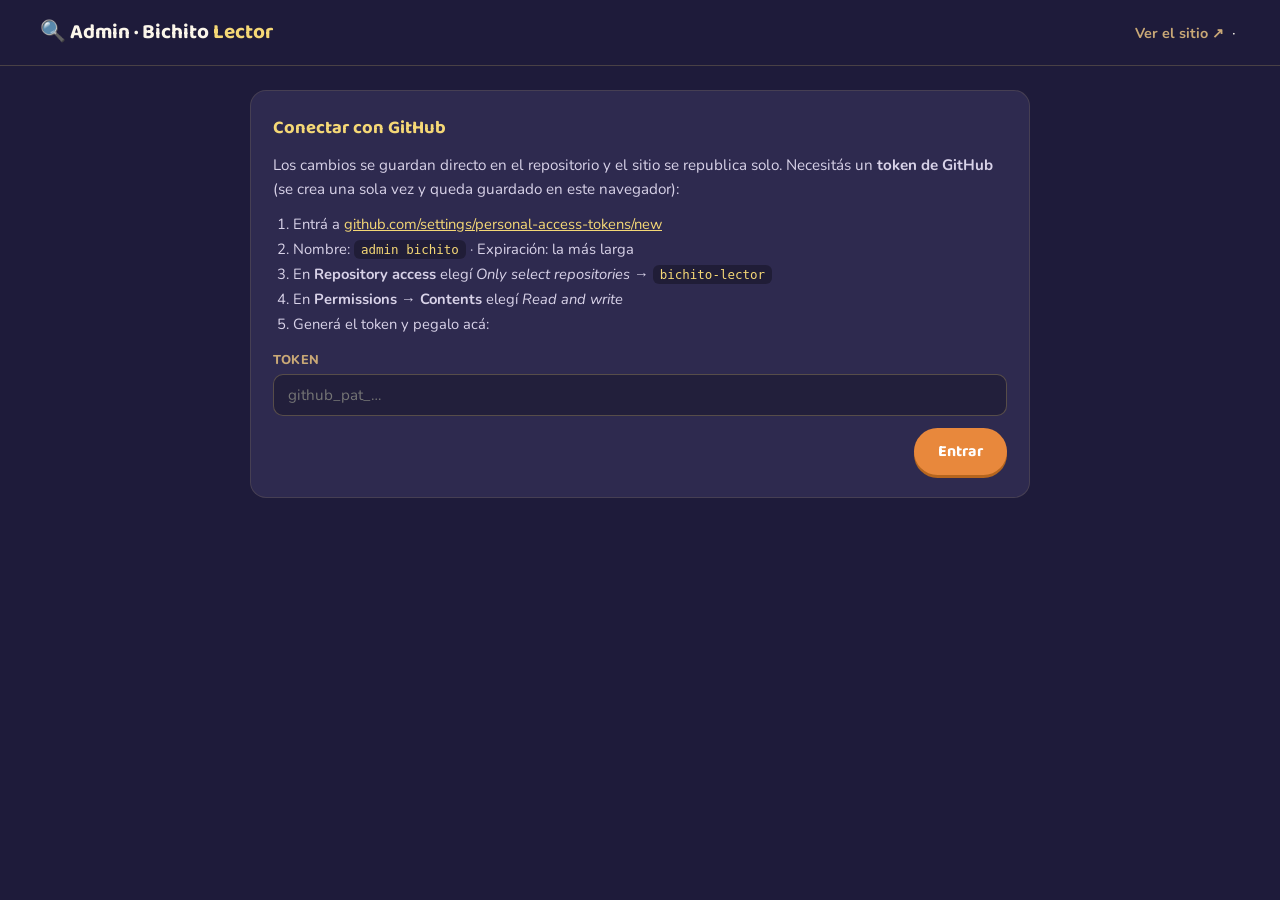
<file: admin.html>
﻿<!DOCTYPE html>
<html lang="es">
<head>
  <meta charset="UTF-8">
  <meta name="viewport" content="width=device-width, initial-scale=1.0">
  <title>Admin · Bichito Lector</title>
  <meta name="robots" content="noindex, nofollow">
  <link rel="icon" type="image/svg+xml" href="favicon.svg">
  <link rel="preconnect" href="https://fonts.googleapis.com">
  <link rel="preconnect" href="https://fonts.gstatic.com" crossorigin>
  <link href="https://fonts.googleapis.com/css2?family=Baloo+2:wght@600;700;800&family=Nunito:wght@400;600;700;800&display=swap" rel="stylesheet">
  <style>
    :root {
      --noche: #1E1B3A; --noche2: #2E2A4F; --crema: #FBF6EA; --ventana: #F5D876;
      --naranja: #E8883C; --hilo: #C0392B; --ok: #2EB5A4; --kraft: #C9A876;
    }
    * { box-sizing: border-box; margin: 0; padding: 0; }
    body { font-family: "Nunito", sans-serif; background: var(--noche); color: var(--crema); min-height: 100vh; padding-bottom: 90px; }
    h1, h2, h3, button { font-family: "Baloo 2", cursive; }
    .top { display: flex; align-items: center; justify-content: space-between; gap: 12px; padding: 16px clamp(16px, 4vw, 40px); border-bottom: 1px solid rgba(245,214,118,.2); flex-wrap: wrap; }
    .top h1 { font-size: 1.3rem; }
    .top h1 em { font-style: normal; color: var(--ventana); }
    .top a { color: var(--kraft); font-weight: 700; text-decoration: none; font-size: .9rem; }
    .wrap { max-width: 860px; margin: 0 auto; padding: 24px clamp(16px, 4vw, 40px); }
    .panel { background: var(--noche2); border-radius: 16px; padding: 22px; margin-bottom: 20px; border: 1px solid rgba(245,214,118,.12); }
    .panel h2 { color: var(--ventana); margin-bottom: 10px; font-size: 1.15rem; }
    .panel p { font-size: .95rem; line-height: 1.6; color: #D8D2E8; margin-bottom: 10px; }
    .panel ol { margin: 0 0 14px 20px; font-size: .92rem; color: #D8D2E8; line-height: 1.7; }
    .panel code { background: rgba(0,0,0,.3); padding: 2px 7px; border-radius: 6px; font-size: .85em; color: var(--ventana); }
    input[type="text"], input[type="url"], input[type="password"], textarea {
      width: 100%; font: inherit; font-size: .95rem; padding: 10px 14px; border-radius: 10px;
      border: 1.5px solid rgba(245,214,118,.25); background: rgba(0,0,0,.25); color: var(--crema);
    }
    input:focus, textarea:focus { outline: none; border-color: var(--ventana); }
    textarea { resize: vertical; min-height: 64px; }
    label { display: block; font-size: .8rem; font-weight: 800; letter-spacing: .04em; text-transform: uppercase; color: var(--kraft); margin: 12px 0 5px; }
    .btn { display: inline-block; background: var(--naranja); color: #fff; border: none; cursor: pointer; font-size: 1rem; font-weight: 700; padding: 11px 24px; border-radius: 999px; box-shadow: 0 3px 0 #B5651E; }
    .btn:hover { transform: translateY(-1px); }
    .btn:disabled { opacity: .5; cursor: wait; transform: none; }
    .btn-ghost { background: transparent; color: var(--kraft); box-shadow: inset 0 0 0 2px var(--kraft); }
    .btn-mini { padding: 5px 13px; font-size: .85rem; box-shadow: none; }
    .btn-danger { background: transparent; color: #F09595; box-shadow: inset 0 0 0 2px #8a4444; }
    .libro { display: grid; grid-template-columns: 120px 1fr; gap: 18px; align-items: start; }
    .libro + .libro { margin-top: 18px; }
    .cover { width: 120px; }
    .cover img { width: 120px; height: 120px; object-fit: cover; border-radius: 10px; display: block; background: rgba(0,0,0,.3); }
    .cover .ph { width: 120px; height: 120px; border-radius: 10px; border: 2px dashed rgba(245,214,118,.3); display: flex; align-items: center; justify-content: center; color: var(--kraft); font-size: .78rem; text-align: center; padding: 6px; }
    .cover input[type="file"] { display: none; }
    .cover .btn-mini { margin-top: 8px; width: 120px; text-align: center; }
    .fila { display: grid; grid-template-columns: 1fr 1fr; gap: 0 16px; }
    .chips { display: flex; gap: 14px; flex-wrap: wrap; padding: 6px 0; }
    .chips label { display: inline-flex; align-items: center; gap: 6px; margin: 0; text-transform: none; font-size: .92rem; color: var(--crema); font-weight: 700; cursor: pointer; }
    .chips input { width: 17px; height: 17px; accent-color: var(--naranja); }
    .acciones { display: flex; gap: 8px; justify-content: flex-end; margin-top: 12px; flex-wrap: wrap; }
    .barra { position: fixed; bottom: 0; left: 0; right: 0; background: rgba(20,18,48,.97); border-top: 1px solid rgba(245,214,118,.25); padding: 13px clamp(16px,4vw,40px); display: flex; align-items: center; justify-content: space-between; gap: 14px; flex-wrap: wrap; }
    #estado { font-size: .92rem; font-weight: 700; color: var(--kraft); }
    #estado.ok { color: var(--ok); }
    #estado.error { color: #F09595; }
    .hidden { display: none !important; }
    @media (max-width: 560px) { .libro { grid-template-columns: 1fr; } .fila { grid-template-columns: 1fr; } }
  </style>
</head>
<body>
  <header class="top">
    <h1>🔍 Admin · Bichito <em>Lector</em></h1>
    <div>
      <a href="index.html" target="_blank">Ver el sitio ↗</a>
      &nbsp;·&nbsp;
      <a href="#" id="salir" class="hidden">Cerrar sesión</a>
    </div>
  </header>

  <div class="wrap">

    <!-- ===== Login ===== -->
    <section class="panel" id="loginPanel">
      <h2>Conectar con GitHub</h2>
      <p>Los cambios se guardan directo en el repositorio y el sitio se republica solo. Necesitás un <strong>token de GitHub</strong> (se crea una sola vez y queda guardado en este navegador):</p>
      <ol>
        <li>Entrá a <a href="https://github.com/settings/personal-access-tokens/new" target="_blank" rel="noopener" style="color:var(--ventana)">github.com/settings/personal-access-tokens/new</a></li>
        <li>Nombre: <code>admin bichito</code> · Expiración: la más larga</li>
        <li>En <strong>Repository access</strong> elegí <em>Only select repositories</em> → <code>bichito-lector</code></li>
        <li>En <strong>Permissions → Contents</strong> elegí <em>Read and write</em></li>
        <li>Generá el token y pegalo acá:</li>
      </ol>
      <label for="token">Token</label>
      <input type="password" id="token" placeholder="github_pat_…" autocomplete="off">
      <div class="acciones"><button class="btn" id="entrar">Entrar</button></div>
    </section>

    <!-- ===== Editor ===== -->
    <section id="editor" class="hidden">
      <div class="panel">
        <h2>Libros del catálogo</h2>
        <p>Agregá, editá o reordená los cuentos. Al publicar, el sitio se actualiza en 1 a 10 minutos.</p>
      </div>
      <div id="lista"></div>
      <div class="acciones" style="justify-content:flex-start; margin-top:16px;">
        <button class="btn btn-ghost" id="agregar">＋ Agregar libro</button>
      </div>
    </section>
  </div>

  <div class="barra hidden" id="barra">
    <span id="estado">Cambios sin publicar</span>
    <button class="btn" id="publicar">Publicar cambios</button>
  </div>

  <script>
    const OWNER = "mcy260", REPO = "bichito-lector", BRANCH = "master", ARCHIVO = "data/libros.json";
    const API = `https://api.github.com/repos/${OWNER}/${REPO}/contents/`;

    let token = localStorage.getItem("bl_token") || "";
    let libros = [];
    let jsonSha = null;

    const $ = (id) => document.getElementById(id);
    const estado = (msg, clase) => { const e = $("estado"); e.textContent = msg; e.className = clase || ""; };

    const b64aTexto = (b64) => new TextDecoder().decode(Uint8Array.from(atob(b64.replace(/\n/g, "")), (c) => c.charCodeAt(0)));
    const textoAB64 = (txt) => {
      const bytes = new TextEncoder().encode(txt);
      let bin = "";
      for (let i = 0; i < bytes.length; i += 8192) bin += String.fromCharCode.apply(null, bytes.subarray(i, i + 8192));
      return btoa(bin);
    };

    async function gh(ruta, opciones = {}) {
      const res = await fetch(API + ruta, {
        ...opciones,
        headers: {
          "Authorization": "Bearer " + token,
          "Accept": "application/vnd.github+json",
          ...(opciones.headers || {}),
        },
      });
      if (!res.ok && res.status !== 404) throw new Error("GitHub respondió " + res.status);
      return res;
    }

    async function cargar() {
      estado("Cargando catálogo…");
      const res = await gh(ARCHIVO + "?ref=" + BRANCH);
      if (res.status === 404) { libros = []; jsonSha = null; }
      else {
        const data = await res.json();
        jsonSha = data.sha;
        libros = (JSON.parse(b64aTexto(data.content)).libros) || [];
      }
      pintar();
      estado("Catálogo cargado (" + libros.length + " libros)", "ok");
    }

    function slug(txt) {
      return (txt || "libro").toLowerCase()
        .replace(/[áàä]/g, "a").replace(/[éèë]/g, "e").replace(/[íìï]/g, "i")
        .replace(/[óòö]/g, "o").replace(/[úùü]/g, "u").replace(/ñ/g, "n")
        .replace(/[^a-z0-9]+/g, "-").replace(/^-+|-+$/g, "").slice(0, 40) || "libro";
    }

    function pintar() {
      const lista = $("lista");
      lista.innerHTML = "";
      libros.forEach((libro, i) => {
        const panel = document.createElement("div");
        panel.className = "panel libro";
        panel.innerHTML = `
          <div class="cover">
            ${libro._nuevaPortada || libro.portada
              ? `<img src="${libro._nuevaPortada || libro.portada}" alt="">`
              : `<div class="ph">sin portada</div>`}
            <input type="file" accept="image/*" data-foto="${i}" id="foto${i}">
            <button class="btn btn-ghost btn-mini" onclick="document.getElementById('foto${i}').click()">Cambiar portada</button>
          </div>
          <div>
            <label>Título</label>
            <input type="text" data-campo="titulo" data-i="${i}">
            <label>Descripción corta</label>
            <textarea data-campo="descripcion" data-i="${i}"></textarea>
            <div class="fila">
              <div>
                <label>Edad recomendada</label>
                <input type="text" data-campo="edad" data-i="${i}" placeholder="4 a 9 años">
              </div>
              <div>
                <label>Link de compra</label>
                <input type="url" data-campo="link" data-i="${i}" placeholder="https://www.amazon.com/dp/…">
              </div>
            </div>
            <label>Idiomas y extras</label>
            <div class="chips">
              ${["ES", "EN", "PT"].map((l) => `<label><input type="checkbox" data-idioma="${l}" data-i="${i}" ${(libro.idiomas || []).includes(l) ? "checked" : ""}>${l}</label>`).join("")}
              <label><input type="checkbox" data-audio data-i="${i}" ${libro.audiolibro ? "checked" : ""}>Audiolibro</label>
            </div>
            <div class="acciones">
              <button class="btn btn-ghost btn-mini" data-mover="-1" data-i="${i}" ${i === 0 ? "disabled" : ""}>↑ Subir</button>
              <button class="btn btn-ghost btn-mini" data-mover="1" data-i="${i}" ${i === libros.length - 1 ? "disabled" : ""}>↓ Bajar</button>
              <button class="btn btn-danger btn-mini" data-borrar="${i}">Borrar</button>
            </div>
          </div>`;
        lista.appendChild(panel);
        panel.querySelector('[data-campo="titulo"]').value = libro.titulo || "";
        panel.querySelector('[data-campo="descripcion"]').value = libro.descripcion || "";
        panel.querySelector('[data-campo="edad"]').value = libro.edad || "";
        panel.querySelector('[data-campo="link"]').value = libro.link || "";
      });
      $("barra").classList.remove("hidden");
    }

    // eventos delegados del editor
    document.addEventListener("input", (e) => {
      const t = e.target;
      if (t.dataset.campo !== undefined && t.dataset.i !== undefined) libros[+t.dataset.i][t.dataset.campo] = t.value.trim();
    });
    document.addEventListener("change", (e) => {
      const t = e.target;
      const i = +t.dataset.i;
      if (t.dataset.idioma) {
        const set = new Set(libros[i].idiomas || []);
        t.checked ? set.add(t.dataset.idioma) : set.delete(t.dataset.idioma);
        libros[i].idiomas = ["ES", "EN", "PT"].filter((l) => set.has(l));
      }
      if (t.dataset.audio !== undefined) libros[i].audiolibro = t.checked;
      if (t.dataset.foto !== undefined && t.files && t.files[0]) achicarFoto(t.files[0], +t.dataset.foto);
    });
    document.addEventListener("click", (e) => {
      const t = e.target;
      if (t.dataset.borrar !== undefined) {
        if (confirm("¿Borrar \"" + (libros[+t.dataset.borrar].titulo || "este libro") + "\" del catálogo?")) {
          libros.splice(+t.dataset.borrar, 1);
          pintar();
          estado("Cambios sin publicar");
        }
      }
      if (t.dataset.mover !== undefined) {
        const i = +t.dataset.i, j = i + +t.dataset.mover;
        [libros[i], libros[j]] = [libros[j], libros[i]];
        pintar();
        estado("Cambios sin publicar");
      }
    });

    // reduce la portada a 800px máx y la guarda como jpeg base64 pendiente
    function achicarFoto(archivo, i) {
      const img = new Image();
      img.onload = () => {
        const escala = Math.min(1, 800 / Math.max(img.width, img.height));
        const c = document.createElement("canvas");
        c.width = Math.round(img.width * escala);
        c.height = Math.round(img.height * escala);
        c.getContext("2d").drawImage(img, 0, 0, c.width, c.height);
        libros[i]._nuevaPortada = c.toDataURL("image/jpeg", 0.85);
        pintar();
        estado("Cambios sin publicar");
      };
      img.src = URL.createObjectURL(archivo);
    }

    $("agregar").addEventListener("click", () => {
      libros.push({ id: "", titulo: "", descripcion: "", edad: "", idiomas: ["ES"], audiolibro: false, link: "", portada: "" });
      pintar();
      estado("Cambios sin publicar");
      window.scrollTo({ top: document.body.scrollHeight, behavior: "smooth" });
    });

    async function subirArchivo(ruta, base64, mensaje) {
      let sha;
      const existe = await gh(ruta + "?ref=" + BRANCH);
      if (existe.status !== 404) sha = (await existe.json()).sha;
      const res = await gh(ruta, {
        method: "PUT",
        body: JSON.stringify({ message: mensaje, content: base64, branch: BRANCH, ...(sha ? { sha } : {}) }),
      });
      return res.json();
    }

    $("publicar").addEventListener("click", async () => {
      const btn = $("publicar");
      btn.disabled = true;
      try {
        for (const libro of libros) {
          if (!libro.titulo) throw new Error("Hay un libro sin título.");
          libro.id = libro.id || slug(libro.titulo);
          if (libro._nuevaPortada) {
            estado("Subiendo portada de " + libro.titulo + "…");
            const ruta = "img/libros/" + libro.id + "-" + Date.now() + ".jpg";
            await subirArchivo(ruta, libro._nuevaPortada.split(",")[1], "Portada de " + libro.titulo + " (admin)");
            libro.portada = ruta;
            delete libro._nuevaPortada;
          }
        }
        estado("Publicando catálogo…");
        const json = JSON.stringify({ libros }, null, 2);
        const r = await subirArchivo(ARCHIVO, textoAB64(json), "Actualizar catálogo (admin)");
        jsonSha = r.content.sha;
        estado("✓ Publicado. El sitio se actualiza en 1 a 10 minutos.", "ok");
      } catch (err) {
        estado("Error: " + err.message + " (probá de nuevo)", "error");
      }
      btn.disabled = false;
    });

    $("entrar").addEventListener("click", async () => {
      token = $("token").value.trim();
      if (!token) return estado("Pegá el token primero", "error");
      try {
        await cargar();
        localStorage.setItem("bl_token", token);
        $("loginPanel").classList.add("hidden");
        $("editor").classList.remove("hidden");
        $("salir").classList.remove("hidden");
      } catch (err) {
        alert("No pude conectar con GitHub: " + err.message + "\nRevisá el token y sus permisos.");
      }
    });

    $("salir").addEventListener("click", (e) => {
      e.preventDefault();
      localStorage.removeItem("bl_token");
      location.reload();
    });

    // sesión recordada
    if (token) {
      $("loginPanel").classList.add("hidden");
      $("editor").classList.remove("hidden");
      $("salir").classList.remove("hidden");
      cargar().catch((err) => {
        estado("El token guardado ya no sirve: " + err.message, "error");
        localStorage.removeItem("bl_token");
        $("loginPanel").classList.remove("hidden");
        $("editor").classList.add("hidden");
      });
    }
  </script>
</body>
</html>
</file>
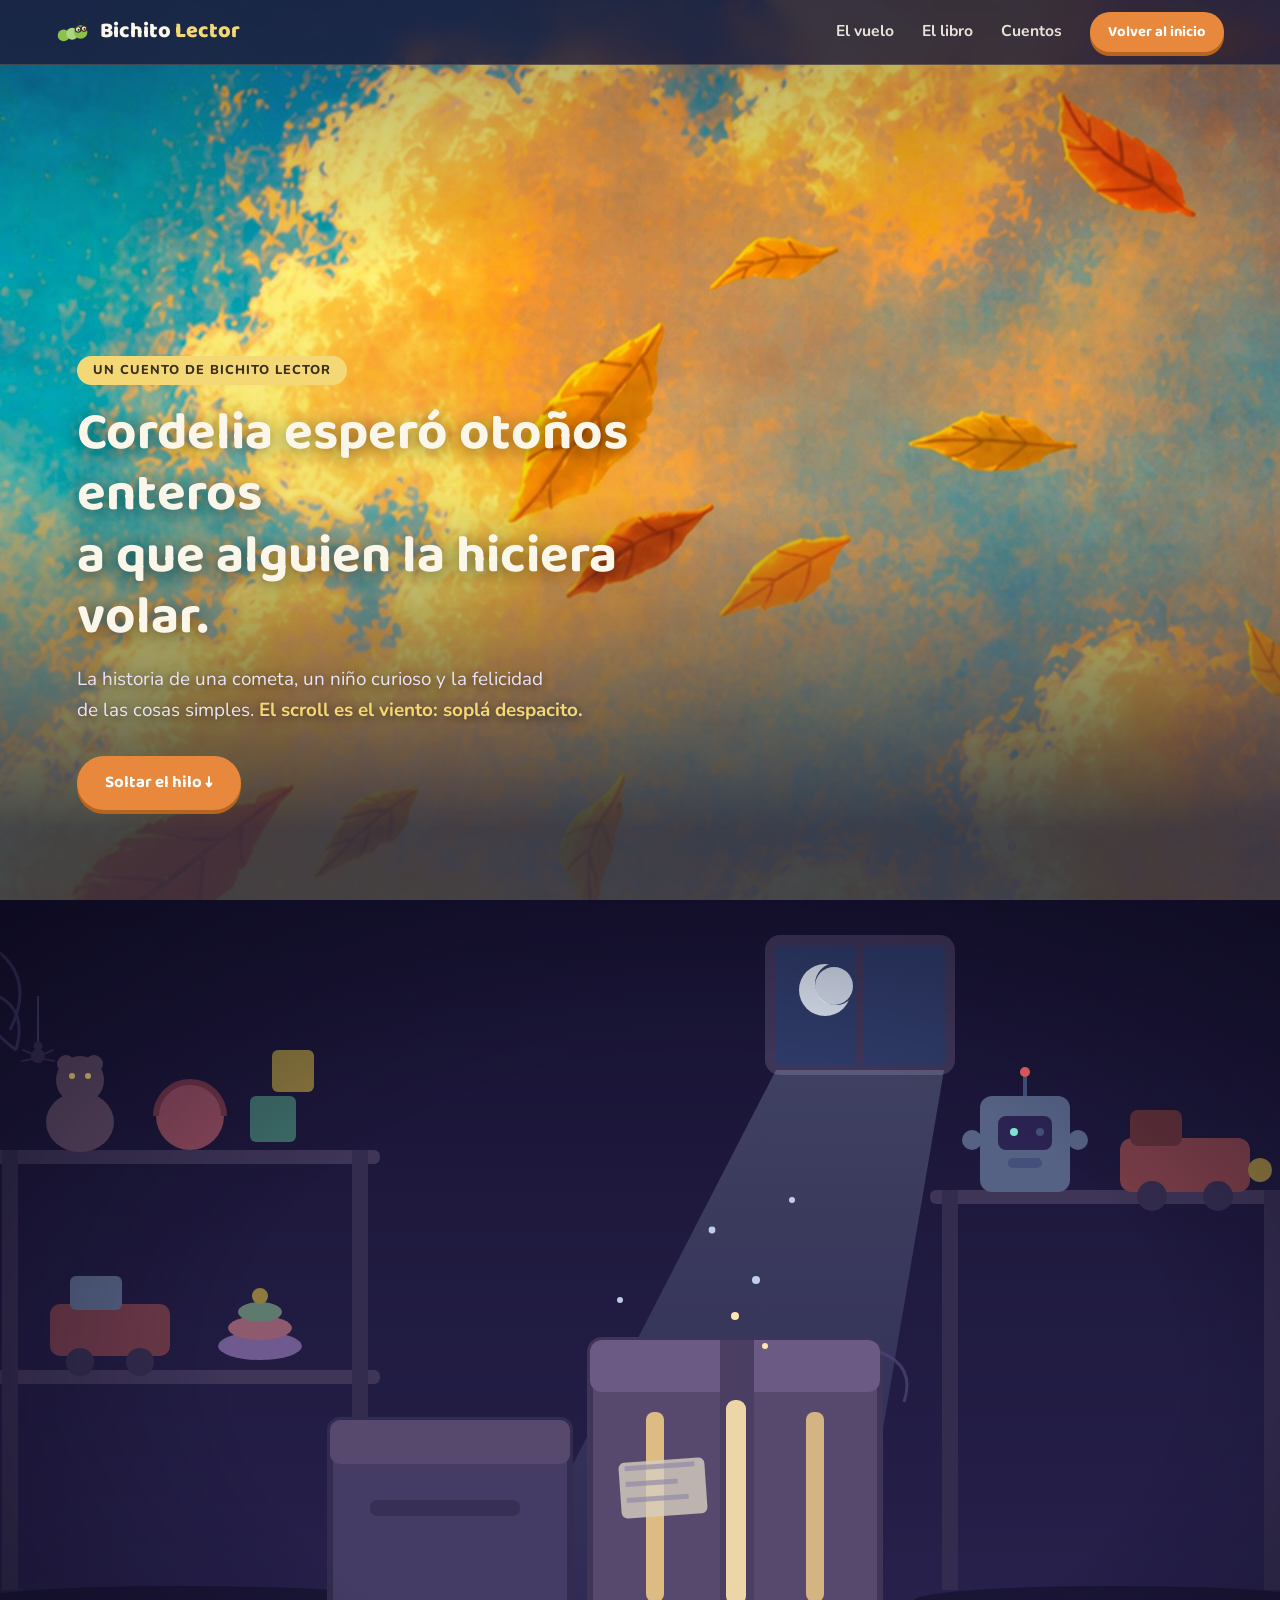
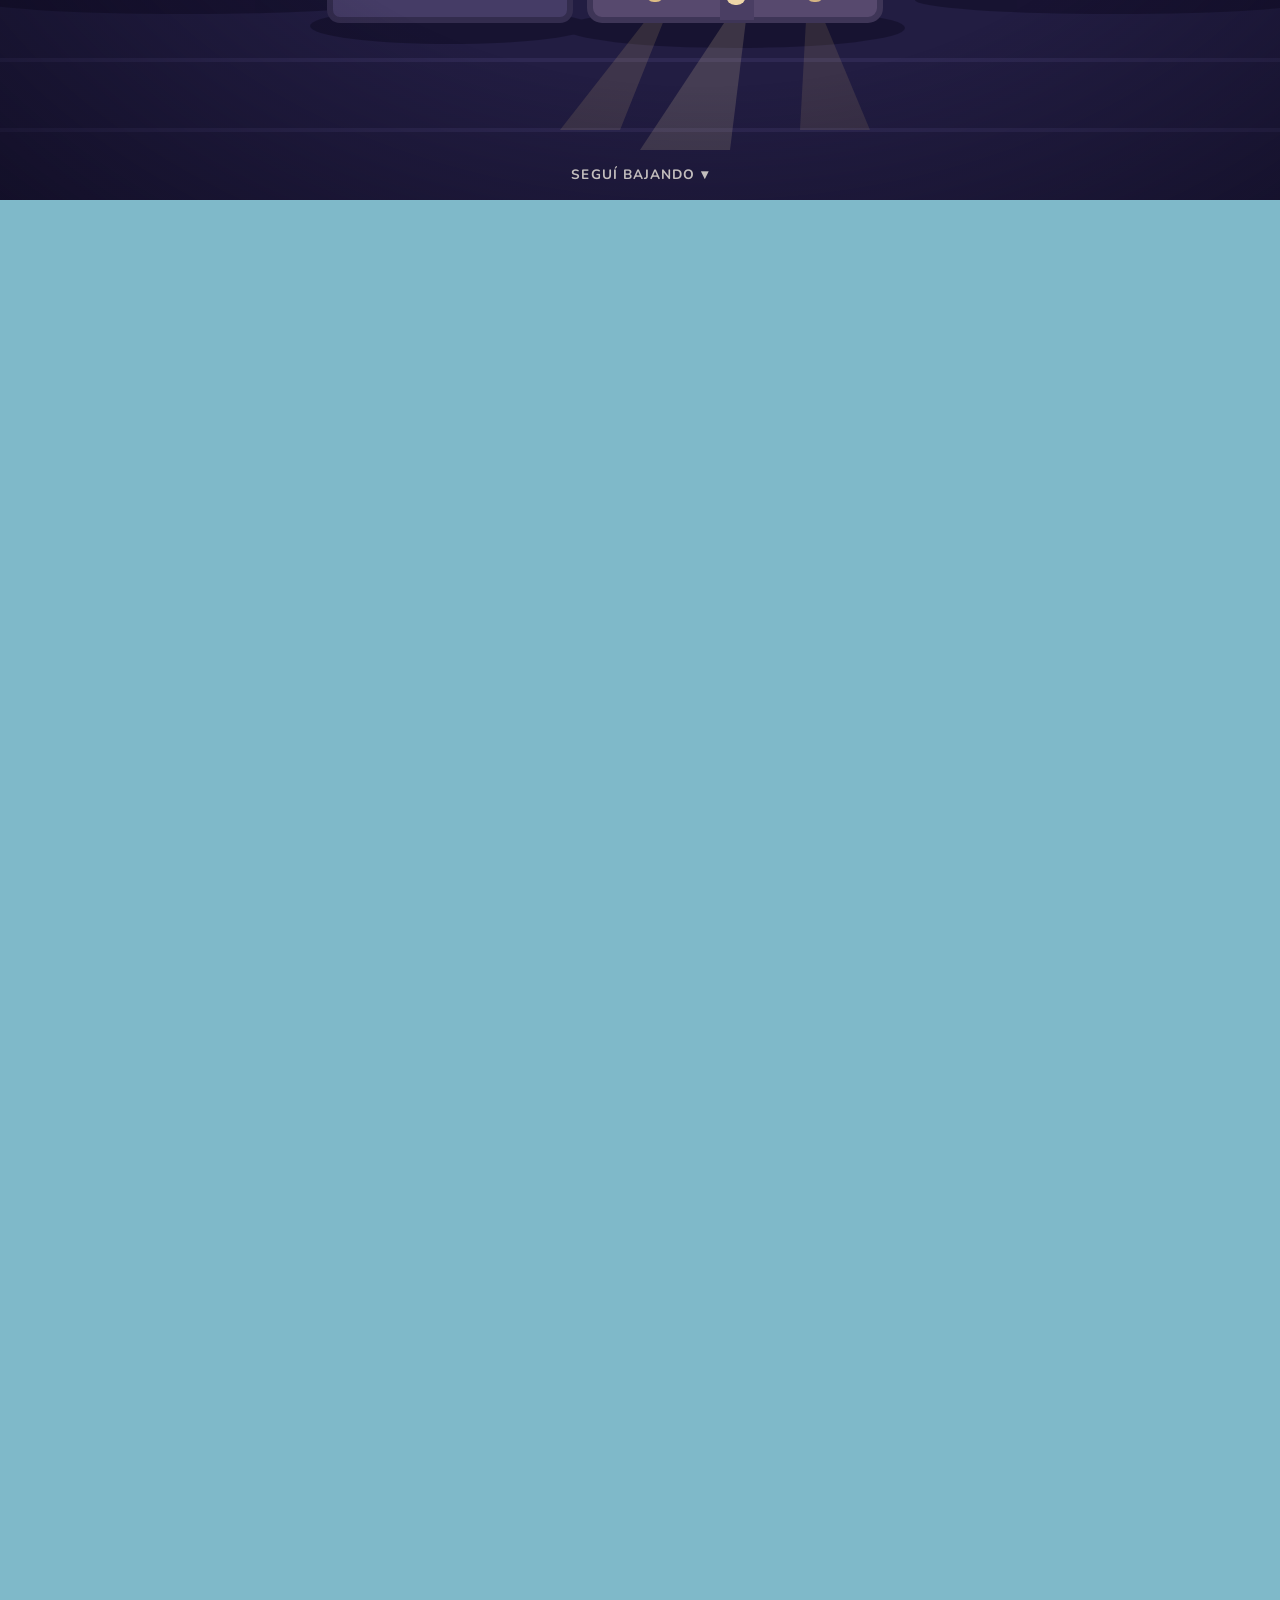
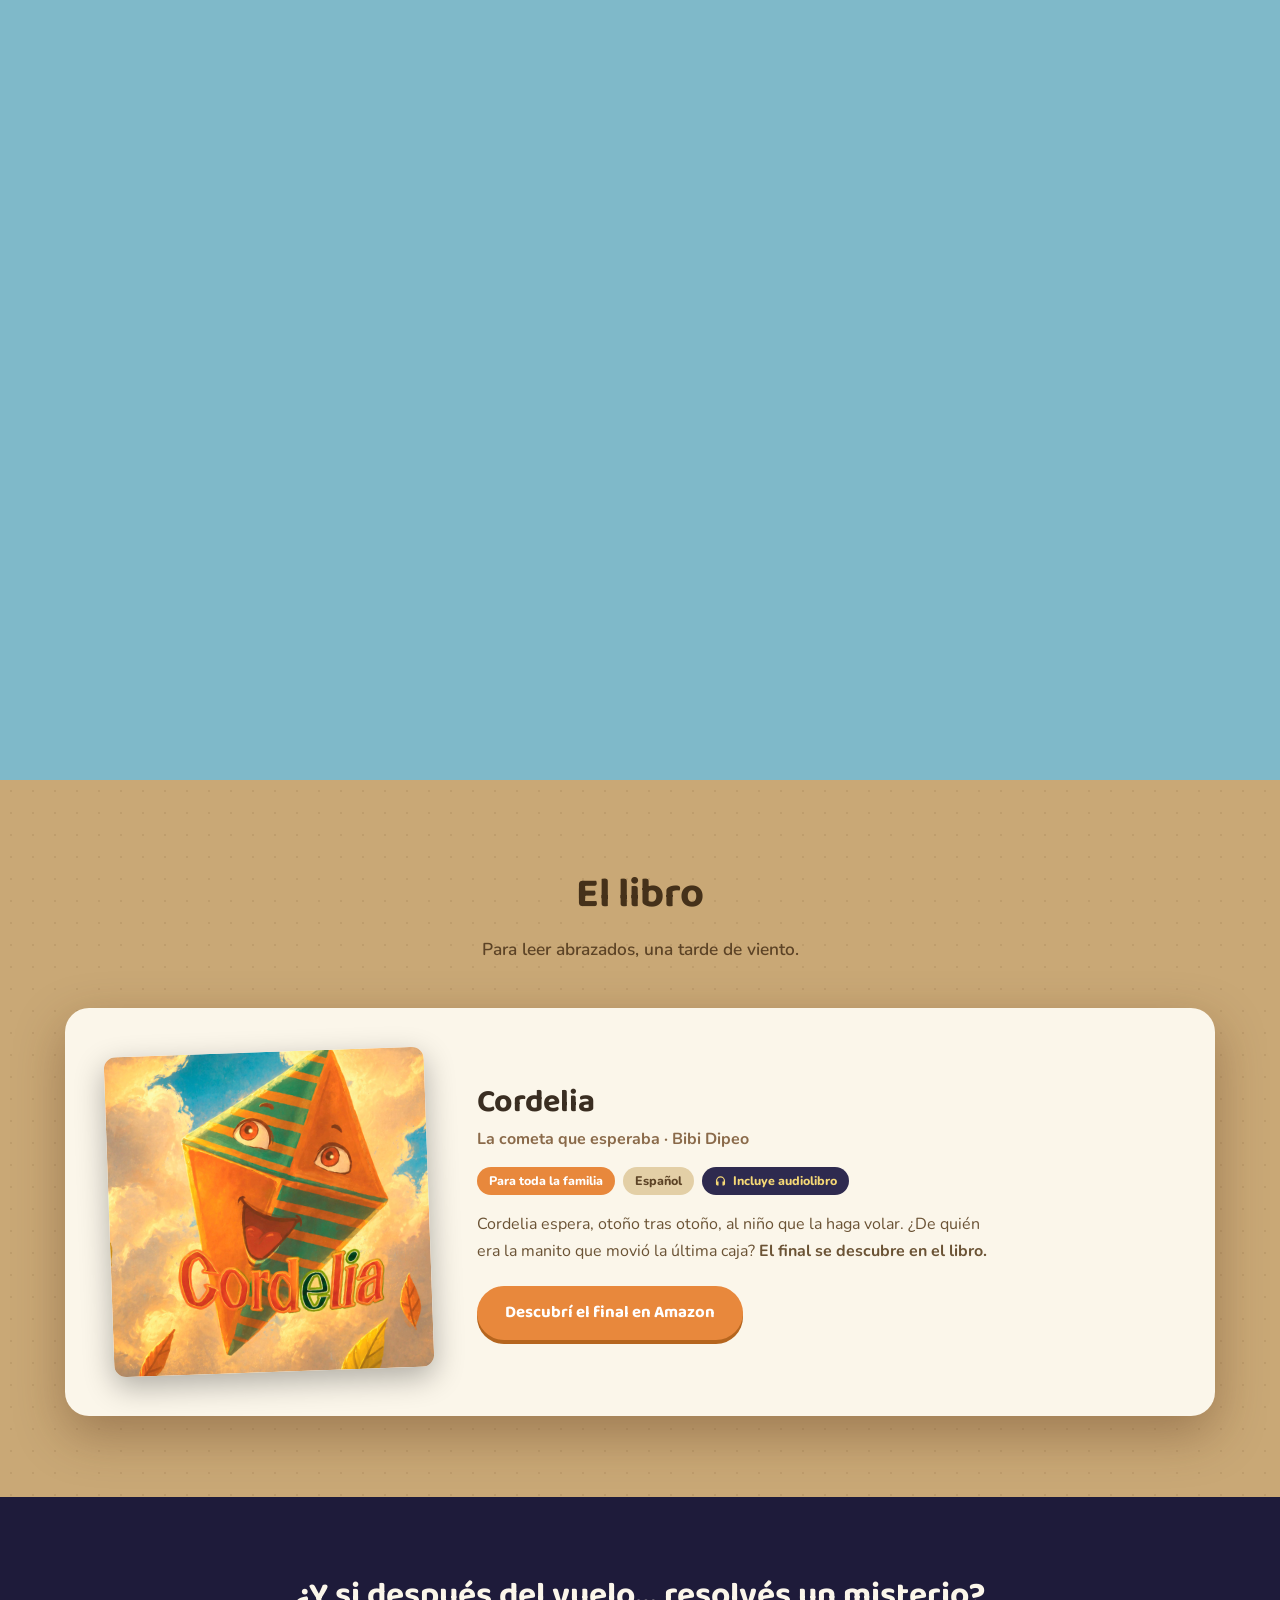
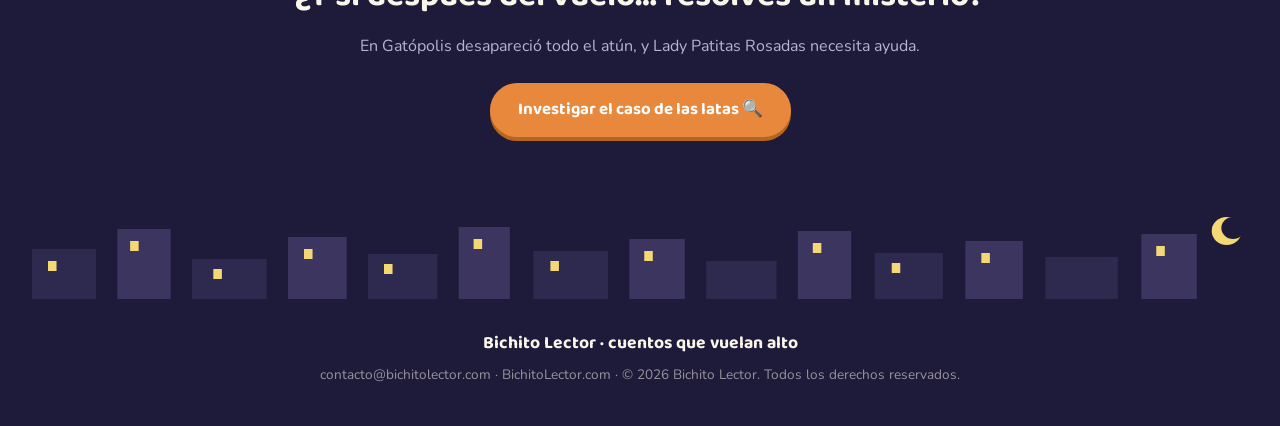
<file: cordelia.html>
﻿<!DOCTYPE html>
<html lang="es">
<head>
  <meta charset="UTF-8">
  <meta name="viewport" content="width=device-width, initial-scale=1.0">
  <title>Cordelia · Bichito Lector</title>
  <meta name="description" content="Cordelia es una cometa que espera, otoño tras otoño, al niño que la haga volar. Un cuento ilustrado de Bichito Lector sobre la paciencia y la felicidad de las cosas simples.">
  <meta name="theme-color" content="#2E93A8">
  <link rel="icon" type="image/svg+xml" href="favicon.svg">
  <meta property="og:type" content="website">
  <meta property="og:site_name" content="Bichito Lector">
  <meta property="og:title" content="Cordelia · el cuento de la cometa que esperaba">
  <meta property="og:description" content="La verdadera felicidad está en las cosas simples, como hacer volar una cometa. Scrolleá y acompañá el vuelo de Cordelia.">
  <meta property="og:image" content="https://bichitolector.com/img/cordelia_portada.jpg">
  <meta name="twitter:card" content="summary_large_image">
  <link rel="preconnect" href="https://fonts.googleapis.com">
  <link rel="preconnect" href="https://fonts.gstatic.com" crossorigin>
  <link href="https://fonts.googleapis.com/css2?family=Baloo+2:wght@500;600;700;800&family=Nunito:ital,wght@0,400;0,600;0,700;0,800;1,400&display=swap" rel="stylesheet">
  <link rel="stylesheet" href="styles.css">
  <style>
    .pg-cordelia .hero-veil {
      background: linear-gradient(180deg, rgba(30,27,58,.35) 0%, rgba(30,27,58,0) 30%, rgba(46,50,80,.05) 55%, rgba(36,42,66,.85) 92%);
    }
    .pg-cordelia .pelicula { background: #7FB9C9; }
    .cross {
      background: var(--noche);
      padding: clamp(50px, 8vh, 90px) clamp(16px, 5vw, 60px);
      text-align: center;
    }
    .cross h2 { color: var(--crema); font-size: clamp(1.5rem, 3.5vw, 2.1rem); margin-bottom: 8px; }
    .cross p { color: #B9B1D6; margin-bottom: 24px; }
    .pg-cordelia .pelicula { height: 520vh; }
    .cta-film {
      position: absolute;
      left: 50%;
      bottom: 18svh;
      transform: translateX(-50%);
      z-index: 5;
      will-change: opacity;
    }
    .title-card {
      position: absolute;
      inset: 0;
      display: flex;
      flex-direction: column;
      align-items: center;
      justify-content: center;
      text-align: center;
      z-index: 4;
      pointer-events: none;
      will-change: opacity;
      padding: 0 20px;
    }
    .title-card .tc-name {
      font-family: "Baloo 2", cursive;
      font-weight: 800;
      font-size: clamp(3rem, 9vw, 5.5rem);
      color: var(--crema);
      line-height: 1;
      text-shadow: 0 4px 24px rgba(0, 0, 0, .6);
    }
    .title-card .tc-tag {
      margin-top: 10px;
      font-family: "Baloo 2", cursive;
      font-weight: 600;
      font-size: clamp(1.05rem, 2.4vw, 1.5rem);
      color: #D8D2E8;
    }
    .breath { animation: breath 3.6s ease-in-out infinite; transform-box: fill-box; transform-origin: 50% 100%; }
    @keyframes breath { 0%, 100% { transform: scale(1); } 50% { transform: scale(1.013); } }
    .flash-white {
      position: absolute;
      inset: 0;
      background: #FFF6DC;
      z-index: 4;
      pointer-events: none;
      opacity: 0;
      will-change: opacity;
    }
    .vineta {
      position: absolute;
      inset: 0;
      background: radial-gradient(ellipse at 55% 52%, transparent 48%, rgba(8, 6, 22, .62) 100%);
      pointer-events: none;
    }
    .glow-final {
      position: absolute;
      left: 50%;
      top: 58%;
      width: min(46vw, 520px);
      height: min(30vw, 340px);
      transform: translate(-50%, -50%);
      background: radial-gradient(ellipse closest-side, rgba(255, 217, 138, .5), rgba(255, 217, 138, .14) 55%, transparent 75%);
      z-index: 3;
      pointer-events: none;
      opacity: 0;
      animation: halo 3s ease-in-out infinite;
      will-change: opacity;
    }
    .spider { animation: spider 11s ease-in-out infinite; transform-box: fill-box; }
    @keyframes spider { 0%, 100% { transform: translateY(0); } 50% { transform: translateY(64px); } }
  </style>
</head>
<body class="pg-cordelia">

  <!-- ===== Header ===== -->
  <header class="header" id="inicio">
    <a class="logo" href="index.html" aria-label="Bichito Lector, inicio">
      <svg class="logo-bug" viewBox="0 0 40 32" aria-hidden="true">
        <circle cx="9" cy="20" r="7" fill="#8BC34A"/>
        <circle cx="19" cy="18" r="7" fill="#AED581"/>
        <circle cx="29" cy="16" r="8" fill="#8BC34A"/>
        <circle cx="26" cy="13" r="3.2" fill="#FBF6EA" stroke="#3A2E22" stroke-width="1.4"/>
        <circle cx="33" cy="12" r="3.2" fill="#FBF6EA" stroke="#3A2E22" stroke-width="1.4"/>
        <circle cx="26.6" cy="13.4" r="1.3" fill="#3A2E22"/>
        <circle cx="33.6" cy="12.4" r="1.3" fill="#3A2E22"/>
        <path d="M27 6 Q28 2 25 1" stroke="#3A2E22" stroke-width="1.4" fill="none" stroke-linecap="round"/>
        <path d="M33 6 Q34 2 37 1" stroke="#3A2E22" stroke-width="1.4" fill="none" stroke-linecap="round"/>
      </svg>
      <span class="logo-text">Bichito <em>Lector</em></span>
    </a>
    <nav class="nav" id="nav">
      <a href="#vuelo">El vuelo</a>
      <a href="#libro">El libro</a>
      <a href="index.html#catalogo">Cuentos</a>
      <a href="index.html" class="btn btn-small">Volver al inicio</a>
    </nav>
    <button class="nav-toggle" id="navToggle" aria-label="Abrir menú" aria-expanded="false">☰</button>
  </header>

  <main id="pageMain">
    <!-- Hilo de la cometa (se dibuja con el scroll) -->
    <svg class="thread" id="thread" aria-hidden="true"><path id="threadPath" d="" fill="none"/></svg>

    <!-- ===== 1 · Hero ===== -->
    <section class="hero">
      <div class="hero-bg" id="heroBg">
        <img src="img/cordelia_cielo.jpg" alt="Cielo turquesa con nubes doradas y hojas de otoño volando." fetchpriority="high">
      </div>
      <div class="hero-veil" aria-hidden="true"></div>
      <div class="hero-content" id="heroContent">
        <p class="kicker">Un cuento de Bichito Lector</p>
        <h1>Cordelia esperó otoños enteros<br>a que alguien la hiciera volar.</h1>
        <p class="hero-sub">La historia de una cometa, un niño curioso y la felicidad<br>de las cosas simples. <strong>El scroll es el viento: soplá despacito.</strong></p>
        <a href="#vuelo" class="btn btn-hero">Soltar el hilo ↓</a>
      </div>
      <span class="pin" data-pin style="left:50%; bottom:40px;"></span>
    </section>

    <!-- ===== 2 · La película (el scroll es el viento) ===== -->
    <section class="pelicula" id="vuelo">
      <span class="pin" data-pin style="left:12%; top:20%;"></span>
      <span class="pin" data-pin style="right:10%; top:65%;"></span>
      <div class="stage" id="stage">

        <!-- Escena A · el taller -->
        <div class="scene" id="scA">
          <svg class="scene-svg" id="svgCA" viewBox="0 0 1440 900" preserveAspectRatio="xMidYMax slice" role="img" aria-label="El taller del señor Cometero: Cordelia recién nacida cuelga sobre el banco de trabajo.">
            <defs>
              <linearGradient id="gCAwall" x1="0" y1="0" x2="0" y2="1">
                <stop offset="0" stop-color="#77664A"/><stop offset="1" stop-color="#5C4A34"/>
              </linearGradient>
              <clipPath id="cclipA"><polygon points="720,110 800,215 720,340 640,215"/></clipPath>
            </defs>
            <rect width="1440" height="900" fill="url(#gCAwall)"/>
            <rect x="0" y="640" width="1440" height="260" fill="#8B5E3C"/>
            <g stroke="#6B4732" stroke-width="4"><line x1="0" y1="700" x2="1440" y2="700"/><line x1="0" y1="780" x2="1440" y2="780"/><line x1="0" y1="860" x2="1440" y2="860"/></g>
            <g id="ventanaA">
              <rect x="980" y="150" width="250" height="300" rx="10" fill="#8FD0DC" stroke="#C9A876" stroke-width="12"/>
              <line x1="1105" y1="156" x2="1105" y2="444" stroke="#C9A876" stroke-width="10"/>
              <line x1="986" y1="300" x2="1224" y2="300" stroke="#C9A876" stroke-width="10"/>
              <circle cx="1050" cy="220" r="26" fill="#FAE3AC" opacity=".9"/>
              <polygon points="986,450 1230,450 780,900 420,900" fill="#FAE3AC" opacity=".2"/>
            </g>
            <g id="colgadasA">
              <line x1="500" y1="0" x2="500" y2="150" stroke="#FBF6EA" stroke-width="3"/>
              <polygon points="500,148 542,202 500,266 458,202" fill="#A87BC9" stroke="#7B549C" stroke-width="4" stroke-linejoin="round"/>
              <circle cx="490" cy="196" r="4" fill="#3A2E22"/><circle cx="510" cy="196" r="4" fill="#3A2E22"/>
              <path d="M490 218 q10 8 20 0" stroke="#3A2E22" stroke-width="3" fill="none" stroke-linecap="round"/>
              <line x1="935" y1="0" x2="935" y2="120" stroke="#FBF6EA" stroke-width="3"/>
              <polygon points="935,118 972,166 935,222 898,166" fill="#7FA36C" stroke="#5E7D4E" stroke-width="4" stroke-linejoin="round"/>
              <circle cx="926" cy="160" r="4" fill="#3A2E22"/><circle cx="944" cy="160" r="4" fill="#3A2E22"/>
              <path d="M926 180 q9 7 18 0" stroke="#3A2E22" stroke-width="3" fill="none" stroke-linecap="round"/>
            </g>
            <g id="estanteA">
              <rect x="150" y="270" width="300" height="14" rx="7" fill="#6B4732"/>
              <circle cx="215" cy="240" r="26" fill="#A9764C"/>
              <circle cx="215" cy="212" r="18" fill="#A9764C"/>
              <circle cx="207" cy="206" r="4" fill="#3A2E22"/><circle cx="223" cy="206" r="4" fill="#3A2E22"/>
              <polygon points="200,196 194,182 206,188" fill="#A9764C"/><polygon points="230,196 236,182 224,188" fill="#A9764C"/>
              <rect x="280" y="222" width="60" height="48" rx="6" fill="#C0563B"/>
              <rect x="352" y="234" width="52" height="36" rx="6" fill="#7FA36C"/>
            </g>
            <g id="bancoA">
              <rect x="470" y="560" width="500" height="26" rx="8" fill="#A9764C" stroke="#6B4732" stroke-width="4"/>
              <rect x="500" y="586" width="26" height="180" fill="#6B4732"/>
              <rect x="914" y="586" width="26" height="180" fill="#6B4732"/>
              <circle cx="560" cy="540" r="20" fill="#E8C25C" stroke="#B58A2E" stroke-width="4"/>
              <rect x="620" y="524" width="90" height="36" rx="8" fill="#C9A876" stroke="#8F7448" stroke-width="4"/>
              <rect x="860" y="516" width="16" height="46" rx="6" fill="#8F7448"/>
            </g>
            <g fill="#FAE3AC">
              <circle class="mote" cx="600" cy="380" r="5"/><circle class="mote mote-2" cx="760" cy="300" r="4"/>
              <circle class="mote mote-3" cx="880" cy="420" r="5"/><circle class="mote mote-2" cx="530" cy="470" r="4"/>
              <circle class="mote" cx="820" cy="520" r="4"/><circle class="mote mote-3" cx="680" cy="240" r="4"/>
            </g>
            <g id="cordA" class="kite-sway">
              <line x1="720" y1="0" x2="720" y2="112" stroke="#FBF6EA" stroke-width="4"/>
              <polygon points="720,110 800,215 720,340 640,215" fill="#E8873C" stroke="#B5651E" stroke-width="6" stroke-linejoin="round"/>
              <g clip-path="url(#cclipA)" stroke="#2E8FA3" stroke-width="13">
                <line x1="620" y1="150" x2="820" y2="150"/><line x1="620" y1="190" x2="820" y2="190"/>
                <line x1="620" y1="230" x2="820" y2="230"/><line x1="620" y1="270" x2="820" y2="270"/>
                <line x1="620" y1="310" x2="820" y2="310"/>
              </g>
              <line x1="720" y1="110" x2="720" y2="340" stroke="#B5651E" stroke-width="5" opacity=".55"/>
              <line x1="640" y1="215" x2="800" y2="215" stroke="#B5651E" stroke-width="5" opacity=".55"/>
              <ellipse cx="692" cy="196" rx="17" ry="21" fill="#FBF6EA" stroke="#B5651E" stroke-width="3"/>
              <ellipse cx="748" cy="196" rx="17" ry="21" fill="#FBF6EA" stroke="#B5651E" stroke-width="3"/>
              <circle cx="694" cy="200" r="9" fill="#C9713A"/><circle cx="750" cy="200" r="9" fill="#C9713A"/>
              <circle cx="694" cy="200" r="4.5" fill="#4A2410"/><circle cx="750" cy="200" r="4.5" fill="#4A2410"/>
              <circle cx="691" cy="196" r="2.6" fill="#FFFFFF"/><circle cx="747" cy="196" r="2.6" fill="#FFFFFF"/>
              <path d="M676 172 q14 -10 28 -2" stroke="#B5651E" stroke-width="4" fill="none" stroke-linecap="round"/>
              <path d="M736 170 q14 -8 28 2" stroke="#B5651E" stroke-width="4" fill="none" stroke-linecap="round"/>
              <path d="M690 252 Q720 288 750 252 Q720 270 690 252" fill="#8E2F23"/>
              <ellipse cx="720" cy="262" rx="12" ry="6" fill="#D8574A"/>
              <g stroke="#FBF6EA" stroke-width="3.5" fill="#E8C25C">
                <line x1="720" y1="340" x2="712" y2="420"/>
                <polygon class="bow" points="704,368 720,376 704,384 696,376"/>
                <polygon class="bow bow-2" points="700,398 716,406 700,414 692,406"/>
              </g>
            </g>
          </svg>
        </div>

        <!-- Escena B · la vidriera y los otoños -->
        <div class="scene" id="scB">
          <svg class="scene-svg" id="svgCB" viewBox="0 0 1440 900" preserveAspectRatio="xMidYMax slice" role="img" aria-label="Cordelia mira el parque desde la vidriera de la juguetería mientras sus amigas se van y sus colores se apagan.">
            <defs>
              <linearGradient id="gCBsky" x1="0" y1="0" x2="0" y2="1">
                <stop offset="0" stop-color="#2E93A8"/><stop offset="1" stop-color="#BFE0D6"/>
              </linearGradient>
              <linearGradient id="gCBwall" x1="0" y1="0" x2="0" y2="1">
                <stop offset="0" stop-color="#6B5A42"/><stop offset="1" stop-color="#57452F"/>
              </linearGradient>
              <clipPath id="cclipB"><polygon points="620,330 688,420 620,528 552,420"/></clipPath>
              <clipPath id="cwinB"><rect x="330" y="130" width="800" height="480"/></clipPath>
            </defs>
            <rect width="1440" height="900" fill="url(#gCBwall)"/>
            <g clip-path="url(#cwinB)">
              <rect x="330" y="130" width="800" height="480" fill="url(#gCBsky)"/>
              <g class="cloud-slow" fill="#FAE3AC" opacity=".9">
                <circle cx="480" cy="220" r="40"/><circle cx="530" cy="200" r="50"/><circle cx="585" cy="222" r="36"/>
              </g>
              <g class="cloud-slow" fill="#F5D89A" opacity=".8" style="animation-delay:-12s">
                <circle cx="900" cy="180" r="34"/><circle cx="945" cy="165" r="44"/><circle cx="992" cy="184" r="30"/>
              </g>
              <path d="M330 520 Q600 440 830 500 T1130 490 L1130 610 L330 610 Z" fill="#9BB86A"/>
              <circle cx="950" cy="420" r="70" fill="#D98F3C"/>
              <circle cx="905" cy="452" r="44" fill="#E8A857"/>
              <rect x="940" y="470" width="16" height="70" fill="#8B5E3C"/>
              <g fill="#E8873C">
                <path class="leaffall" d="M560 160 q14 8 2 22 q-16 -2 -2 -22" />
                <path class="leaffall leaffall-2" d="M760 140 q14 8 2 22 q-16 -2 -2 -22" fill="#E8C25C"/>
                <path class="leaffall leaffall-3" d="M980 170 q14 8 2 22 q-16 -2 -2 -22" fill="#C0563B"/>
                <path class="leaffall leaffall-2" d="M420 150 q14 8 2 22 q-16 -2 -2 -22" fill="#D98F3C" style="animation-delay:-7s"/>
              </g>
              <g id="ninosB">
                <circle cx="700" cy="520" r="12" fill="#8A5A3B"/><rect x="690" y="530" width="20" height="26" rx="6" fill="#C0563B"/>
                <circle cx="790" cy="535" r="11" fill="#5C4630"/><rect x="781" y="544" width="18" height="24" rx="6" fill="#3E6FB0"/>
                <line x1="712" y1="520" x2="770" y2="430" stroke="#FBF6EA" stroke-width="2"/>
                <polygon points="770,412 790,438 770,466 750,438" fill="#A87BC9" stroke="#7B549C" stroke-width="3"/>
              </g>
            </g>
            <rect x="318" y="118" width="824" height="504" fill="none" stroke="#C9A876" stroke-width="16" rx="8"/>
            <line x1="730" y1="126" x2="730" y2="614" stroke="#C9A876" stroke-width="12"/>
            <rect x="290" y="610" width="880" height="34" rx="8" fill="#A9764C" stroke="#6B4732" stroke-width="4"/>
            <rect x="0" y="644" width="1440" height="256" fill="#8B5E3C"/>
            <g stroke="#6B4732" stroke-width="4"><line x1="0" y1="720" x2="1440" y2="720"/><line x1="0" y1="800" x2="1440" y2="800"/></g>
            <g id="amiga1">
              <polygon points="470,560 496,592 470,630 444,592" fill="#A87BC9" stroke="#7B549C" stroke-width="4"/>
              <circle cx="462" cy="586" r="4" fill="#3A2E22"/><circle cx="478" cy="586" r="4" fill="#3A2E22"/>
              <path d="M462 602 q8 7 16 0" stroke="#3A2E22" stroke-width="3" fill="none" stroke-linecap="round"/>
            </g>
            <g id="amiga2">
              <polygon points="760,566 784,596 760,632 736,596" fill="#E8C25C" stroke="#B58A2E" stroke-width="4"/>
              <circle cx="752" cy="590" r="4" fill="#3A2E22"/><circle cx="768" cy="590" r="4" fill="#3A2E22"/>
              <path d="M752 606 q8 7 16 0" stroke="#3A2E22" stroke-width="3" fill="none" stroke-linecap="round"/>
            </g>
            <g id="amiga3">
              <polygon points="880,560 904,590 880,626 856,590" fill="#7FA36C" stroke="#5E7D4E" stroke-width="4"/>
              <circle cx="872" cy="584" r="4" fill="#3A2E22"/><circle cx="888" cy="584" r="4" fill="#3A2E22"/>
              <path d="M872 600 q8 7 16 0" stroke="#3A2E22" stroke-width="3" fill="none" stroke-linecap="round"/>
            </g>
            <g id="cordB" transform="rotate(-8 620 430)">
              <polygon points="620,330 688,420 620,528 552,420" fill="#E8873C" stroke="#B5651E" stroke-width="5" stroke-linejoin="round"/>
              <g clip-path="url(#cclipB)" stroke="#2E8FA3" stroke-width="11">
                <line x1="540" y1="366" x2="700" y2="366"/><line x1="540" y1="400" x2="700" y2="400"/>
                <line x1="540" y1="434" x2="700" y2="434"/><line x1="540" y1="468" x2="700" y2="468"/>
                <line x1="540" y1="502" x2="700" y2="502"/>
              </g>
              <ellipse cx="597" cy="402" rx="14" ry="17" fill="#FBF6EA" stroke="#B5651E" stroke-width="3"/>
              <ellipse cx="643" cy="402" rx="14" ry="17" fill="#FBF6EA" stroke="#B5651E" stroke-width="3"/>
              <circle cx="598" cy="406" r="7" fill="#C9713A"/><circle cx="644" cy="406" r="7" fill="#C9713A"/>
              <circle cx="598" cy="406" r="3.5" fill="#4A2410"/><circle cx="644" cy="406" r="3.5" fill="#4A2410"/>
              <path d="M600 452 Q620 470 640 452" stroke="#8E2F23" stroke-width="5" fill="none" stroke-linecap="round"/>
              <polygon id="grisB" points="620,330 688,420 620,528 552,420" fill="#8F8578" opacity="0"/>
            </g>
          </svg>
        </div>

        <!-- Escena C · el depósito de la juguetería, de noche -->
        <div class="scene" id="scC">
          <svg class="scene-svg" id="svgCC" viewBox="0 0 1440 900" preserveAspectRatio="xMidYMax slice" role="img" aria-label="El depósito de la juguetería de noche: estanterías con juguetes dormidos y una caja que brilla suavecito por las rendijas.">
            <defs>
              <linearGradient id="gCCbg" x1="0" y1="0" x2="0" y2="1">
                <stop offset="0" stop-color="#171332"/><stop offset="1" stop-color="#2B2452"/>
              </linearGradient>
              <linearGradient id="gCCluz" x1="1" y1="0" x2="0" y2=".4">
                <stop offset="0" stop-color="#FFDf9E" stop-opacity=".85"/><stop offset="1" stop-color="#FFDF9E" stop-opacity="0"/>
              </linearGradient>
              <linearGradient id="gCCluna" x1="0" y1="0" x2="0" y2="1">
                <stop offset="0" stop-color="#BFD8F5" stop-opacity=".22"/><stop offset="1" stop-color="#BFD8F5" stop-opacity="0"/>
              </linearGradient>
            </defs>
            <rect width="1440" height="900" fill="url(#gCCbg)"/>
            <g id="ventanaC">
              <rect x="850" y="40" width="180" height="130" rx="10" fill="#2E3A66" stroke="#3E3557" stroke-width="10"/>
              <line x1="940" y1="46" x2="940" y2="164" stroke="#3E3557" stroke-width="8"/>
              <circle cx="905" cy="90" r="26" fill="#E8EFF8" opacity=".9"/>
              <circle cx="916" cy="84" r="21" fill="#2E3A66"/>
              <circle cx="914" cy="86" r="19" fill="#E8EFF8" opacity=".85"/>
            </g>
            <polygon points="856,170 1024,170 900,900 480,900" fill="url(#gCCluna)"/>
            <g stroke="#4A4272" stroke-width="3" fill="none" opacity=".8">
              <path d="M60 40 Q120 70 90 130"/><path d="M60 90 Q110 100 96 150"/><path d="M60 40 Q40 110 96 150"/>
            </g>
            <g class="spider">
              <line x1="118" y1="96" x2="118" y2="150" stroke="#4A4272" stroke-width="2"/>
              <circle cx="118" cy="156" r="7" fill="#3A3155"/>
              <circle cx="118" cy="146" r="4.5" fill="#3A3155"/>
              <g stroke="#3A3155" stroke-width="2" stroke-linecap="round">
                <line x1="112" y1="154" x2="103" y2="150"/><line x1="112" y1="159" x2="102" y2="161"/>
                <line x1="124" y1="154" x2="133" y2="150"/><line x1="124" y1="159" x2="134" y2="161"/>
              </g>
            </g>
            <g id="estanteIzqC">
              <rect x="70" y="250" width="390" height="14" rx="6" fill="#3E3557"/>
              <rect x="70" y="470" width="390" height="14" rx="6" fill="#3E3557"/>
              <rect x="82" y="250" width="16" height="440" fill="#332C4E"/>
              <rect x="432" y="250" width="16" height="440" fill="#332C4E"/>
              <g>
                <ellipse cx="160" cy="222" rx="34" ry="30" fill="#5E4A64"/>
                <circle cx="160" cy="180" r="24" fill="#5E4A64"/>
                <circle cx="146" cy="164" r="9" fill="#5E4A64"/><circle cx="174" cy="164" r="9" fill="#5E4A64"/>
                <circle class="tw" cx="152" cy="176" r="3" fill="#F5D876"/><circle class="tw tw-2" cx="168" cy="176" r="3" fill="#F5D876"/>
              </g>
              <circle cx="270" cy="216" r="34" fill="#8E4A5E"/>
              <path d="M236 216 A34 34 0 0 1 304 216" fill="none" stroke="#6E3448" stroke-width="6"/>
              <g>
                <rect x="330" y="196" width="46" height="46" rx="6" fill="#3E6E6A"/>
                <rect x="352" y="150" width="42" height="42" rx="6" fill="#8E7A3E"/>
              </g>
              <g>
                <rect x="130" y="404" width="120" height="52" rx="10" fill="#6E3A4A"/>
                <circle cx="160" cy="462" r="14" fill="#332C4E"/><circle cx="220" cy="462" r="14" fill="#332C4E"/>
                <rect x="150" y="376" width="52" height="34" rx="6" fill="#556284"/>
              </g>
              <g>
                <ellipse cx="340" cy="446" rx="42" ry="14" fill="#6E5A8E"/>
                <ellipse cx="340" cy="428" rx="32" ry="12" fill="#8E5A6E"/>
                <ellipse cx="340" cy="412" rx="22" ry="10" fill="#5E7A6E"/>
                <circle cx="340" cy="396" r="8" fill="#8E7A3E"/>
              </g>
            </g>
            <g id="estanteDerC">
              <rect x="1010" y="290" width="370" height="14" rx="6" fill="#3E3557"/>
              <rect x="1022" y="290" width="16" height="400" fill="#332C4E"/>
              <rect x="1344" y="290" width="16" height="400" fill="#332C4E"/>
              <g>
                <rect x="1060" y="196" width="90" height="96" rx="12" fill="#556284"/>
                <rect x="1078" y="216" width="54" height="34" rx="8" fill="#2B2452"/>
                <line x1="1105" y1="196" x2="1105" y2="176" stroke="#44507A" stroke-width="4"/>
                <circle class="tw tw-2" cx="1105" cy="172" r="5" fill="#E85E5E"/>
                <circle class="tw tw-3" cx="1094" cy="232" r="4" fill="#7FE3D4"/>
                <circle cx="1120" cy="232" r="4" fill="#44507A"/>
                <rect x="1088" y="258" width="34" height="10" rx="5" fill="#44507A"/>
                <circle cx="1052" cy="240" r="10" fill="#556284"/><circle cx="1158" cy="240" r="10" fill="#556284"/>
              </g>
              <g>
                <rect x="1200" y="238" width="130" height="54" rx="12" fill="#7A3E48"/>
                <rect x="1210" y="210" width="52" height="36" rx="8" fill="#5E3038"/>
                <circle cx="1232" cy="296" r="15" fill="#332C4E"/><circle cx="1298" cy="296" r="15" fill="#332C4E"/>
                <circle cx="1340" cy="270" r="12" fill="#8E7A3E"/>
              </g>
            </g>
            <rect x="0" y="700" width="1440" height="200" fill="#221D42"/>
            <g stroke="#2E2852" stroke-width="4"><line x1="0" y1="760" x2="1440" y2="760"/><line x1="0" y1="830" x2="1440" y2="830"/></g>
            <ellipse id="sombraC" cx="1300" cy="836" rx="300" ry="42" fill="#0E0B22" opacity="0"/>
            <g id="ratonC" class="run" style="animation-duration:19s">
              <ellipse cx="0" cy="866" rx="20" ry="12" fill="#8A84A8"/>
              <circle cx="17" cy="858" r="9" fill="#8A84A8"/>
              <circle cx="14" cy="850" r="4" fill="#A89FC4" opacity=".7"/>
              <path d="M-18 866 Q-40 860 -48 844" stroke="#8A84A8" stroke-width="3.5" fill="none" stroke-linecap="round"/>
              <circle cx="21" cy="856" r="1.8" fill="#171332"/>
            </g>
            <g fill="#0E0B22" opacity=".5">
              <ellipse cx="530" cy="726" rx="140" ry="18"/>
              <ellipse cx="815" cy="728" rx="170" ry="20"/>
              <ellipse cx="265" cy="700" rx="210" ry="14"/>
              <ellipse cx="1195" cy="700" rx="200" ry="14"/>
            </g>
            <g class="lampglow" opacity=".8">
              <polygon points="726,720 744,720 700,830 640,830" fill="#FFD98A" opacity=".16"/>
              <polygon points="806,720 826,720 810,850 720,850" fill="#FFE6AE" opacity=".2"/>
              <polygon points="886,720 904,720 950,830 880,830" fill="#FFD98A" opacity=".14"/>
            </g>
            <g id="cajaL">
              <rect x="410" y="520" width="240" height="200" rx="10" fill="#453C66" stroke="#332C4E" stroke-width="6"/>
              <rect x="410" y="520" width="240" height="44" rx="10" fill="#57496E"/>
              <rect x="450" y="600" width="150" height="16" rx="7" fill="#332C4E" opacity=".7"/>
            </g>
            <g id="cajaR">
              <g class="breath">
                <rect x="670" y="440" width="290" height="280" rx="12" fill="#57496E" stroke="#3E3557" stroke-width="6"/>
                <rect x="670" y="440" width="290" height="52" rx="12" fill="#6B5A84"/>
                <rect x="800" y="440" width="34" height="280" fill="#4A3E63"/>
                <g class="lampglow">
                  <rect x="726" y="512" width="18" height="190" rx="8" fill="#FFD98A" opacity=".8"/>
                  <rect x="806" y="500" width="20" height="205" rx="9" fill="#FFE6AE" opacity=".9"/>
                  <rect x="886" y="512" width="18" height="190" rx="8" fill="#FFD98A" opacity=".75"/>
                </g>
                <rect x="700" y="560" width="86" height="56" rx="6" fill="#D8CFC0" opacity=".8" transform="rotate(-4 743 588)"/>
                <path d="M706 566 l70 0 M706 582 l52 0 M706 598 l62 0" stroke="#8A84A8" stroke-width="5" opacity=".6" transform="rotate(-4 743 588)"/>
                <path d="M960 452 Q996 466 984 502" stroke="#4A4272" stroke-width="3" fill="none" opacity=".8"/>
              </g>
            </g>
            <g fill="#CFE0F5" opacity=".9">
              <circle class="mote" cx="836" cy="380" r="4"/><circle class="mote mote-2" cx="792" cy="330" r="3.4"/>
              <circle class="mote mote-3" cx="872" cy="300" r="3"/><circle class="mote mote-2" cx="700" cy="400" r="3"/>
            </g>
            <g fill="#FFE6AE">
              <circle class="mote mote-3" cx="815" cy="416" r="4"/><circle class="mote" cx="845" cy="446" r="3"/>
            </g>
            <g id="reaccionC" opacity="0" fill="#FFE6AE">
              <circle cx="152" cy="176" r="6"/><circle cx="168" cy="176" r="6"/>
              <circle cx="1094" cy="232" r="7"/>
              <circle cx="21" cy="856" r="0"/>
            </g>
            <g id="cordC" opacity="0">
              <g id="ojosAbiertosC" opacity="0"><circle cx="0" cy="0" r="1"/></g>
              <g id="ojosCerradosC" opacity="0"><circle cx="0" cy="0" r="1"/></g>
            </g>
            <g id="manoC" transform="translate(720,80)" opacity="0"><circle cx="0" cy="0" r="1"/></g>
            <polygon id="luzC" points="1440,120 1230,120 700,900 1440,900" fill="url(#gCCluz)" opacity="0"/>
          </svg>
          <div class="vineta" aria-hidden="true"></div>
          <div class="scene-dark" id="oscuroC" aria-hidden="true" style="opacity:0"></div>
        </div>

        <!-- Escena D · el sueño de volar -->
        <div class="scene" id="scD">
          <svg class="scene-svg" id="svgCD" viewBox="0 0 1440 900" preserveAspectRatio="xMidYMax slice" role="img" aria-label="Cordelia vuela por el cielo dorado con sus amigas mientras Iñigo y su papá sostienen el hilo desde la colina.">
            <defs>
              <linearGradient id="gCDsky" x1="0" y1="0" x2="0" y2="1">
                <stop offset="0" stop-color="#2E93A8"/><stop offset=".7" stop-color="#8FD0DC"/><stop offset="1" stop-color="#F5D89A"/>
              </linearGradient>
              <radialGradient id="gCDsun">
                <stop offset=".2" stop-color="#FFF3C4" stop-opacity=".95"/><stop offset="1" stop-color="#FFF3C4" stop-opacity="0"/>
              </radialGradient>
              <clipPath id="cclipD"><polygon points="0,-95 62,-13 0,85 -62,-13"/></clipPath>
            </defs>
            <rect width="1440" height="900" fill="url(#gCDsky)"/>
            <circle cx="1180" cy="140" r="180" fill="url(#gCDsun)"/>
            <g class="cloud-slow" fill="#FAE3AC" opacity=".95">
              <circle cx="280" cy="240" r="60"/><circle cx="360" cy="212" r="76"/><circle cx="445" cy="242" r="54"/>
            </g>
            <g class="cloud-slow" fill="#F5D89A" opacity=".85" style="animation-delay:-14s">
              <circle cx="880" cy="150" r="46"/><circle cx="940" cy="128" r="60"/><circle cx="1002" cy="152" r="42"/>
            </g>
            <g class="cloud-slow" fill="#FAE3AC" opacity=".75" style="animation-delay:-7s">
              <circle cx="560" cy="420" r="40"/><circle cx="614" cy="402" r="52"/><circle cx="668" cy="424" r="36"/>
            </g>
            <g class="bird" stroke="#5C4A34" stroke-width="5" fill="none" stroke-linecap="round">
              <path d="M0 260 q14 -14 28 0"/><path d="M28 260 q14 -14 28 0"/>
            </g>
            <g class="bird bird-2" stroke="#5C4A34" stroke-width="4" fill="none" stroke-linecap="round" style="transform:translateY(120px)">
              <path d="M0 200 q11 -11 22 0"/><path d="M22 200 q11 -11 22 0"/>
            </g>
            <g fill="#E8873C">
              <path class="leaffall" d="M300 80 q16 9 2 25 q-18 -2 -2 -25"/>
              <path class="leaffall leaffall-2" d="M900 60 q16 9 2 25 q-18 -2 -2 -25" fill="#E8C25C"/>
              <path class="leaffall leaffall-3" d="M1200 90 q16 9 2 25 q-18 -2 -2 -25" fill="#C0563B"/>
            </g>
            <path d="M0 800 Q400 690 760 760 T1440 740 L1440 900 L0 900 Z" fill="#7FA36C"/>
            <path d="M0 850 Q500 760 900 820 T1440 810 L1440 900 L0 900 Z" fill="#6B8F5A"/>
            <path id="hiloD" d="" fill="none" stroke="#FBF6EA" stroke-width="3.5" opacity=".9"/>
            <g id="inigoD" transform="translate(120,0)">
              <circle cx="700" cy="782" r="15" fill="#C9542E"/>
              <circle cx="700" cy="790" r="11" fill="#E8B48C"/>
              <rect x="688" y="800" width="24" height="34" rx="8" fill="#E8873C"/>
              <rect x="691" y="832" width="9" height="18" fill="#5C4A34"/><rect x="701" y="832" width="9" height="18" fill="#5C4A34"/>
              <line x1="712" y1="806" x2="724" y2="792" stroke="#E8B48C" stroke-width="7" stroke-linecap="round"/>
              <circle cx="760" cy="786" r="14" fill="#5C4A34"/>
              <rect x="746" y="798" width="28" height="44" rx="9" fill="#6B5A42"/>
              <ellipse cx="760" cy="774" rx="18" ry="6" fill="#4A3A28"/>
            </g>
            <g id="amigaD1" opacity="0">
              <polygon points="0,-60 40,-8 0,54 -40,-8" fill="#A87BC9" stroke="#7B549C" stroke-width="4"/>
              <circle cx="-12" cy="-12" r="5" fill="#3A2E22"/><circle cx="12" cy="-12" r="5" fill="#3A2E22"/>
              <path d="M-12 10 q12 10 24 0" stroke="#3A2E22" stroke-width="4" fill="none" stroke-linecap="round"/>
            </g>
            <g id="amigaD2" opacity="0">
              <polygon points="0,-52 34,-6 0,46 -34,-6" fill="#E8C25C" stroke="#B58A2E" stroke-width="4"/>
              <circle cx="-10" cy="-10" r="4.5" fill="#3A2E22"/><circle cx="10" cy="-10" r="4.5" fill="#3A2E22"/>
              <path d="M-10 8 q10 9 20 0" stroke="#3A2E22" stroke-width="3.5" fill="none" stroke-linecap="round"/>
            </g>
            <g id="cordD">
              <path d="M-34 96 Q-100 58 -78 -10" stroke="#FFF6DC" stroke-width="7" fill="none" stroke-linecap="round" opacity=".45"/>
              <path d="M-10 112 Q-126 82 -112 -24" stroke="#FFF6DC" stroke-width="4" fill="none" stroke-linecap="round" opacity=".3"/>
              <polygon points="0,-95 62,-13 0,85 -62,-13" fill="#E8873C" stroke="#B5651E" stroke-width="5" stroke-linejoin="round"/>
              <g clip-path="url(#cclipD)" stroke="#2E8FA3" stroke-width="10">
                <line x1="-70" y1="-64" x2="70" y2="-64"/><line x1="-70" y1="-34" x2="70" y2="-34"/>
                <line x1="-70" y1="-4" x2="70" y2="-4"/><line x1="-70" y1="26" x2="70" y2="26"/>
                <line x1="-70" y1="56" x2="70" y2="56"/>
              </g>
              <ellipse cx="-21" cy="-30" rx="13" ry="16" fill="#FBF6EA" stroke="#B5651E" stroke-width="3"/>
              <ellipse cx="21" cy="-30" rx="13" ry="16" fill="#FBF6EA" stroke="#B5651E" stroke-width="3"/>
              <circle cx="-20" cy="-27" r="7" fill="#C9713A"/><circle cx="22" cy="-27" r="7" fill="#C9713A"/>
              <circle cx="-20" cy="-27" r="3.5" fill="#4A2410"/><circle cx="22" cy="-27" r="3.5" fill="#4A2410"/>
              <circle cx="-22" cy="-30" r="2" fill="#FFFFFF"/><circle cx="20" cy="-30" r="2" fill="#FFFFFF"/>
              <path d="M-24 14 Q0 42 24 14 Q0 28 -24 14" fill="#8E2F23"/>
              <g stroke="#FBF6EA" stroke-width="3" fill="#E8C25C">
                <line x1="0" y1="85" x2="-10" y2="150"/>
                <polygon class="bow" points="-14,104 0,111 -14,118 -21,111"/>
                <polygon class="bow bow-2" points="-18,130 -4,137 -18,144 -25,137"/>
                <polygon class="bow bow-3" points="-20,156 -6,163 -20,170 -27,163"/>
              </g>
              <polygon id="grisD" points="0,-95 62,-13 0,85 -62,-13" fill="#8F8578" opacity=".55"/>
            </g>
          </svg>
        </div>

        <div class="glow-final" id="glowFinal" aria-hidden="true"></div>
        <div class="paws" id="paws" aria-hidden="true"></div>

        <p class="cap" id="cap0">En el fondo de la juguetería hay una caja <strong>que nadie abre.</strong></p>
        <p class="cap" id="cap1">Adentro, <strong>algo espera.</strong></p>
        <p class="cap" id="cap2">A veces, cuando sopla el viento… <strong>sueña.</strong></p>
        <p class="cap" id="cap3">Hoy, por primera vez en muchos otoños… <strong>alguien se acercó.</strong></p>

        <div class="title-card" id="tituloFilm" style="opacity:0" aria-hidden="true">
          <p class="tc-name">Cordelia</p>
          <p class="tc-tag">Un cuento sobre esperar… y no rendirse.</p>
        </div>

        <a class="btn cta-film" id="ctaFilm" href="#libro" style="opacity:0; pointer-events:none;">Descubrí qué hay en la caja</a>

        <p class="scroll-hint" id="scrollHint">seguí bajando ▾</p>
      </div>
    </section>

    <!-- ===== 3 · El libro ===== -->
    <section class="catalogo" id="libro">
      <div class="catalogo-inner">
        <div class="section-head">
          <h2>El libro</h2>
          <p><span class="pin" data-pin></span>Para leer abrazados, una tarde de viento.</p>
        </div>
        <div class="book-cta reveal">
          <img class="book-cover" loading="lazy" decoding="async" src="img/cordelia_portada.jpg" alt="Portada de Cordelia: una cometa naranja con rayas turquesas sonríe entre nubes doradas.">
          <div class="book-info">
            <span class="pin" data-pin></span>
            <h3>Cordelia</h3>
            <p class="book-subtitle">La cometa que esperaba · Bibi Dipeo</p>
            <div class="badges">
              <span class="badge badge-age">Para toda la familia</span>
              <span class="badge">Español</span>
              <span class="badge badge-audio">
                <svg viewBox="0 0 20 20" aria-hidden="true"><path d="M10 2a7 7 0 0 0-7 7v5a2 2 0 0 0 2 2h2v-6H5V9a5 5 0 0 1 10 0v1h-2v6h2a2 2 0 0 0 2-2V9a7 7 0 0 0-7-7z" fill="currentColor"/></svg>
                Incluye audiolibro
              </span>
            </div>
            <p class="book-pitch">Cordelia espera, otoño tras otoño, al niño que la haga volar. ¿De quién era la manito que movió la última caja? <strong>El final se descubre en el libro.</strong></p>
            <a class="btn" href="https://www.amazon.com/dp/B0BTNNLQMH" target="_blank" rel="noopener">Descubrí el final en Amazon</a>
          </div>
        </div>
      </div>
    </section>

    <!-- ===== 4 · Cruce al otro cuento ===== -->
    <section class="cross">
      <span class="pin" data-pin style="left:50%; top:30px;"></span>
      <h2>¿Y si después del vuelo… resolvés un misterio?</h2>
      <p>En Gatópolis desapareció todo el atún, y Lady Patitas Rosadas necesita ayuda.</p>
      <a class="btn" href="index.html#misterio">Investigar el caso de las latas 🔍</a>
    </section>
  </main>

  <!-- ===== Footer ===== -->
  <footer class="footer">
    <svg class="footer-sky" viewBox="0 0 1200 90" preserveAspectRatio="none" aria-hidden="true">
      <rect x="30" y="40" width="60" height="50" fill="#2E2A4F"/><rect x="110" y="20" width="50" height="70" fill="#3B3560"/>
      <rect x="180" y="50" width="70" height="40" fill="#2E2A4F"/><rect x="270" y="28" width="55" height="62" fill="#3B3560"/>
      <rect x="345" y="45" width="65" height="45" fill="#2E2A4F"/><rect x="430" y="18" width="48" height="72" fill="#3B3560"/>
      <rect x="500" y="42" width="70" height="48" fill="#2E2A4F"/><rect x="590" y="30" width="52" height="60" fill="#3B3560"/>
      <rect x="662" y="52" width="66" height="38" fill="#2E2A4F"/><rect x="748" y="22" width="50" height="68" fill="#3B3560"/>
      <rect x="820" y="44" width="64" height="46" fill="#2E2A4F"/><rect x="905" y="32" width="54" height="58" fill="#3B3560"/>
      <rect x="980" y="48" width="68" height="42" fill="#2E2A4F"/><rect x="1070" y="25" width="52" height="65" fill="#3B3560"/>
      <g fill="#F5D876"><rect x="45" y="52" width="8" height="10"/><rect x="122" y="32" width="8" height="10"/><rect x="200" y="60" width="8" height="10"/><rect x="285" y="40" width="8" height="10"/><rect x="360" y="55" width="8" height="10"/><rect x="444" y="30" width="8" height="10"/><rect x="516" y="52" width="8" height="10"/><rect x="604" y="42" width="8" height="10"/><rect x="762" y="34" width="8" height="10"/><rect x="836" y="54" width="8" height="10"/><rect x="920" y="44" width="8" height="10"/><rect x="1084" y="37" width="8" height="10"/></g>
      <circle cx="1150" cy="22" r="14" fill="#F5D876"/><circle cx="1156" cy="19" r="11" fill="#1E1B3A"/>
    </svg>
    <div class="footer-body">
      <p class="footer-brand">Bichito Lector · cuentos que vuelan alto</p>
      <p class="footer-fine">contacto@bichitolector.com · BichitoLector.com · © 2026 Bichito Lector. Todos los derechos reservados.</p>
    </div>
  </footer>

  <script src="cordelia.js"></script>
</body>
</html>
</file>
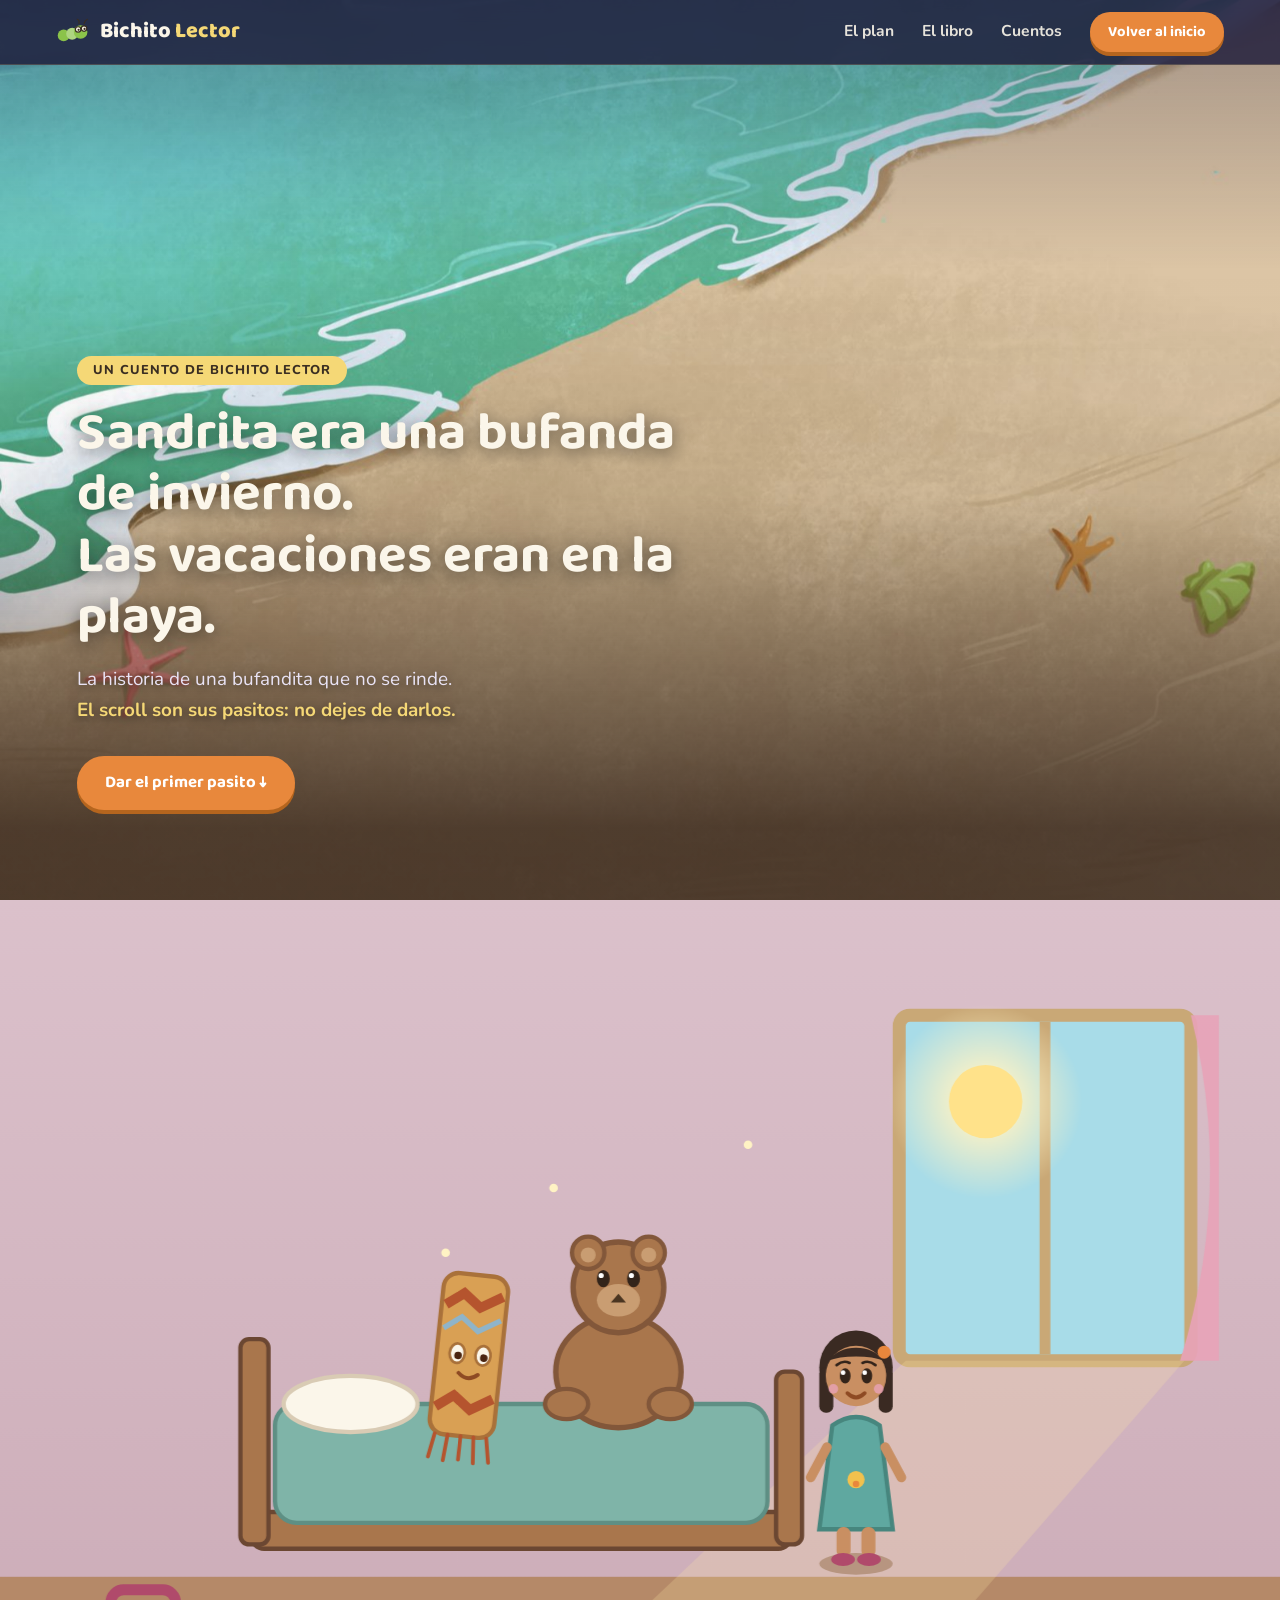
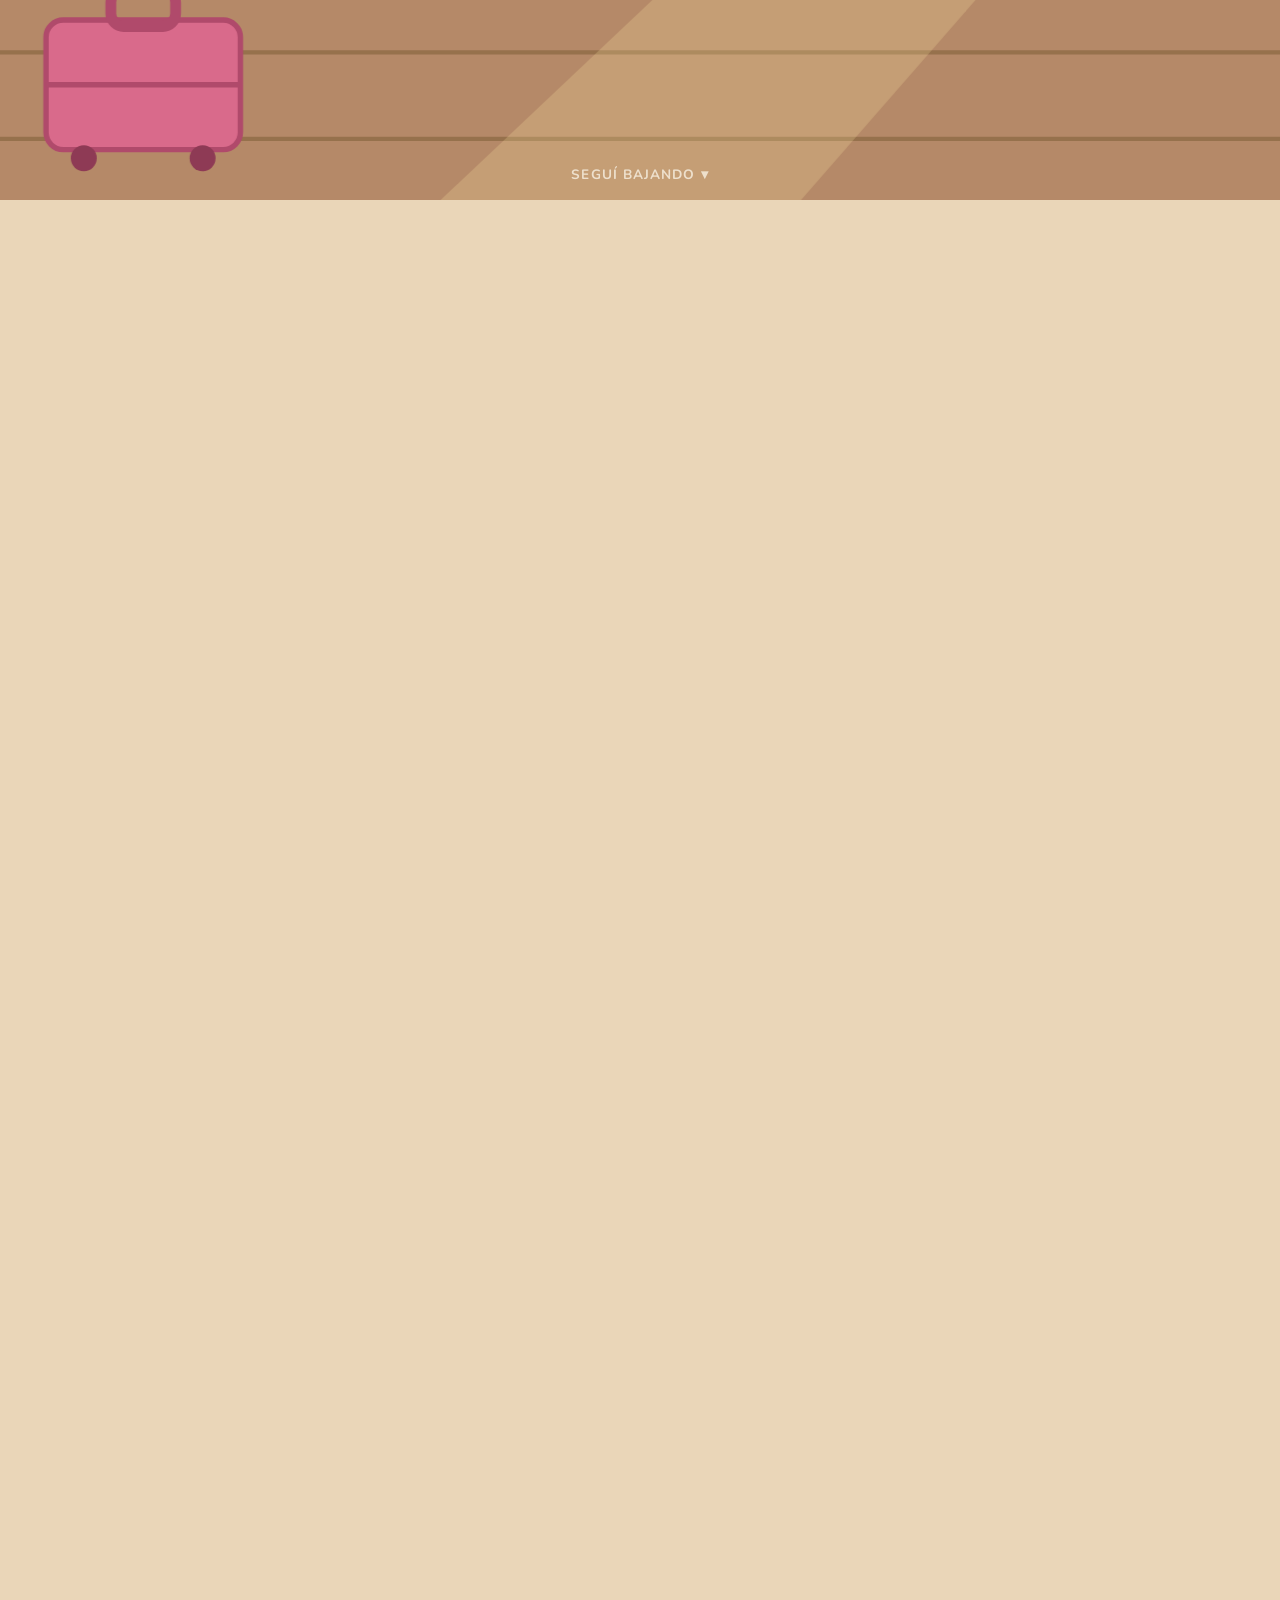
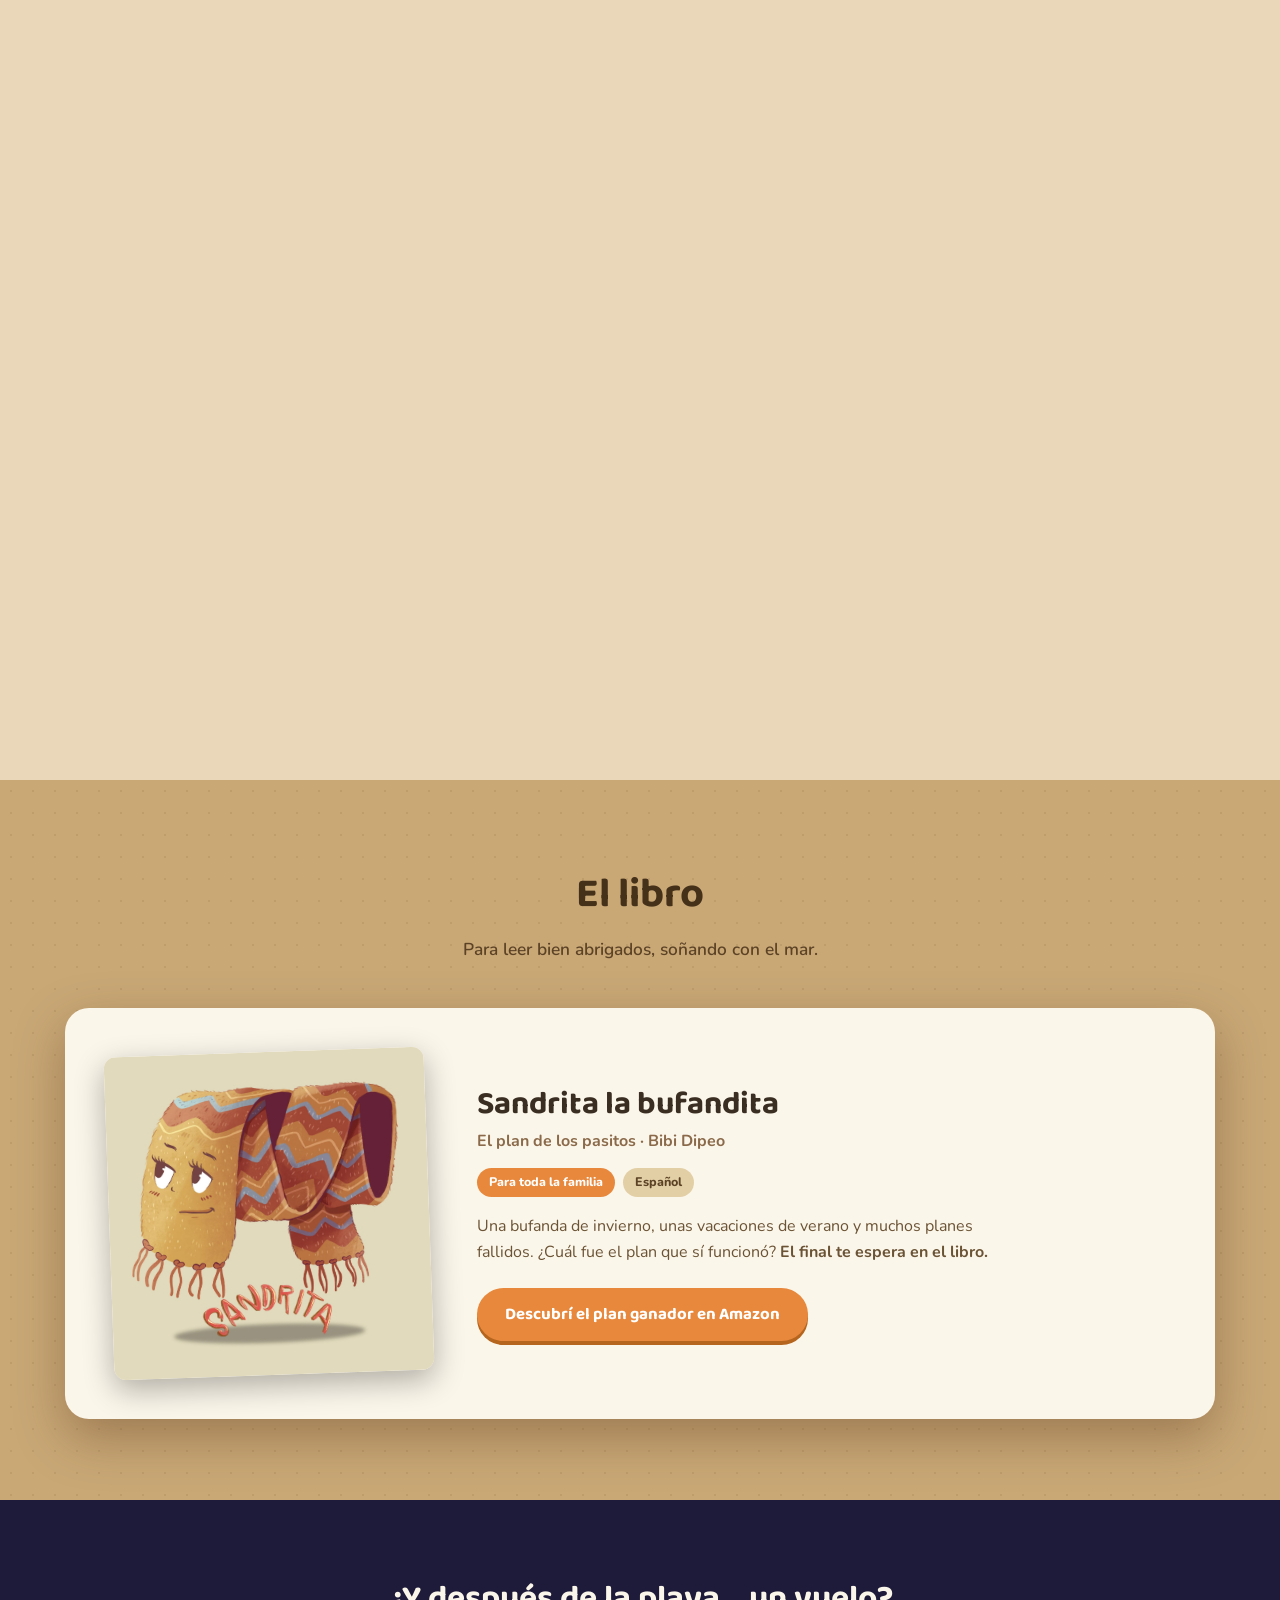
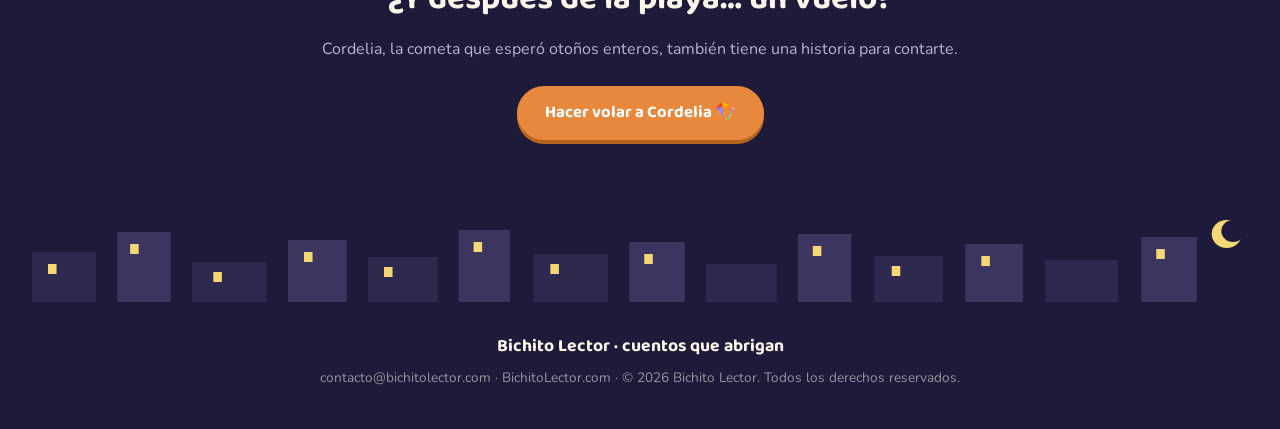
<file: sandrita.html>
﻿<!DOCTYPE html>
<html lang="es">
<head>
  <meta charset="UTF-8">
  <meta name="viewport" content="width=device-width, initial-scale=1.0">
  <title>Sandrita la bufandita · Bichito Lector</title>
  <meta name="description" content="Sandrita es una bufandita de invierno con unas vacaciones de playa por delante. Un cuento ilustrado de Bichito Lector sobre la perseverancia: pasitos que te llevan a lo que soñás.">
  <meta name="theme-color" content="#C9803A">
  <link rel="icon" type="image/svg+xml" href="favicon.svg">
  <meta property="og:type" content="website">
  <meta property="og:site_name" content="Bichito Lector">
  <meta property="og:title" content="Sandrita la bufandita · el cuento de los pasitos">
  <meta property="og:description" content="Una bufandita de invierno, unas vacaciones de playa y muchos planes que no salen a la primera. Scrolleá: cada scroll es un pasito.">
  <meta property="og:image" content="https://bichitolector.com/img/sandrita_portada.jpg">
  <meta name="twitter:card" content="summary_large_image">
  <link rel="preconnect" href="https://fonts.googleapis.com">
  <link rel="preconnect" href="https://fonts.gstatic.com" crossorigin>
  <link href="https://fonts.googleapis.com/css2?family=Baloo+2:wght@500;600;700;800&family=Nunito:ital,wght@0,400;0,600;0,700;0,800;1,400&display=swap" rel="stylesheet">
  <link rel="stylesheet" href="styles.css">
  <style>
    .pg-sandrita .hero-veil {
      background: linear-gradient(180deg, rgba(30,27,58,.30) 0%, rgba(30,27,58,0) 30%, rgba(60,48,38,.05) 55%, rgba(56,40,30,.82) 92%);
    }
    .pg-sandrita .pelicula { background: #EAD6B8; }
    .cross {
      background: var(--noche);
      padding: clamp(50px, 8vh, 90px) clamp(16px, 5vw, 60px);
      text-align: center;
    }
    .cross h2 { color: var(--crema); font-size: clamp(1.5rem, 3.5vw, 2.1rem); margin-bottom: 8px; }
    .cross p { color: #B9B1D6; margin-bottom: 24px; }
    .pg-sandrita .pelicula { height: 520vh; }
    .cta-film {
      position: absolute;
      left: 50%;
      bottom: 18svh;
      transform: translateX(-50%);
      z-index: 5;
      will-change: opacity;
    }
    .title-card {
      position: absolute;
      inset: 0;
      display: flex;
      flex-direction: column;
      align-items: center;
      justify-content: center;
      text-align: center;
      z-index: 4;
      pointer-events: none;
      will-change: opacity;
      padding: 0 20px;
    }
    .title-card .tc-name {
      font-family: "Baloo 2", cursive;
      font-weight: 800;
      font-size: clamp(2.4rem, 7.5vw, 4.6rem);
      color: var(--crema);
      line-height: 1.05;
      text-shadow: 0 4px 24px rgba(0, 0, 0, .6);
    }
    .title-card .tc-tag {
      margin-top: 10px;
      font-family: "Baloo 2", cursive;
      font-weight: 600;
      font-size: clamp(1.05rem, 2.4vw, 1.5rem);
      color: #EADFC8;
    }
  </style>
</head>
<body class="pg-sandrita">

  <!-- ===== Header ===== -->
  <header class="header" id="inicio">
    <a class="logo" href="index.html" aria-label="Bichito Lector, inicio">
      <svg class="logo-bug" viewBox="0 0 40 32" aria-hidden="true">
        <circle cx="9" cy="20" r="7" fill="#8BC34A"/>
        <circle cx="19" cy="18" r="7" fill="#AED581"/>
        <circle cx="29" cy="16" r="8" fill="#8BC34A"/>
        <circle cx="26" cy="13" r="3.2" fill="#FBF6EA" stroke="#3A2E22" stroke-width="1.4"/>
        <circle cx="33" cy="12" r="3.2" fill="#FBF6EA" stroke="#3A2E22" stroke-width="1.4"/>
        <circle cx="26.6" cy="13.4" r="1.3" fill="#3A2E22"/>
        <circle cx="33.6" cy="12.4" r="1.3" fill="#3A2E22"/>
        <path d="M27 6 Q28 2 25 1" stroke="#3A2E22" stroke-width="1.4" fill="none" stroke-linecap="round"/>
        <path d="M33 6 Q34 2 37 1" stroke="#3A2E22" stroke-width="1.4" fill="none" stroke-linecap="round"/>
      </svg>
      <span class="logo-text">Bichito <em>Lector</em></span>
    </a>
    <nav class="nav" id="nav">
      <a href="#plan">El plan</a>
      <a href="#libro">El libro</a>
      <a href="index.html#catalogo">Cuentos</a>
      <a href="index.html" class="btn btn-small">Volver al inicio</a>
    </nav>
    <button class="nav-toggle" id="navToggle" aria-label="Abrir menú" aria-expanded="false">☰</button>
  </header>

  <main id="pageMain">
    <!-- Hilo de lana (se dibuja con el scroll) -->
    <svg class="thread" id="thread" aria-hidden="true"><path id="threadPath" d="" fill="none"/></svg>

    <!-- ===== 1 · Hero ===== -->
    <section class="hero">
      <div class="hero-bg" id="heroBg">
        <img src="img/sandrita_playa.jpg" alt="La orilla del mar turquesa sobre la arena, con estrellas de mar." fetchpriority="high">
      </div>
      <div class="hero-veil" aria-hidden="true"></div>
      <div class="hero-content" id="heroContent">
        <p class="kicker">Un cuento de Bichito Lector</p>
        <h1>Sandrita era una bufanda de invierno.<br>Las vacaciones eran en la playa.</h1>
        <p class="hero-sub">La historia de una bufandita que no se rinde.<br><strong>El scroll son sus pasitos: no dejes de darlos.</strong></p>
        <a href="#plan" class="btn btn-hero">Dar el primer pasito ↓</a>
      </div>
      <span class="pin" data-pin style="left:50%; bottom:40px;"></span>
    </section>

    <!-- ===== 2 · La película (el scroll son los pasitos) ===== -->
    <section class="pelicula" id="plan">
      <span class="pin" data-pin style="left:12%; top:20%;"></span>
      <span class="pin" data-pin style="right:10%; top:65%;"></span>
      <div class="stage" id="stage">

        <!-- Escena A · la misión -->
        <div class="scene" id="scA">
          <svg class="scene-svg" id="svgSA" viewBox="0 0 1440 900" preserveAspectRatio="xMidYMax slice" role="img" aria-label="El cuarto de Anita en verano: Sandrita cuida al oso Pompón sobre la cama.">
            <defs>
              <linearGradient id="gSAwall" x1="0" y1="0" x2="0" y2="1">
                <stop offset="0" stop-color="#DCC2CC"/><stop offset="1" stop-color="#C9A8B4"/>
              </linearGradient>
              <radialGradient id="gSAsun">
                <stop offset=".25" stop-color="#FFF3C4" stop-opacity=".95"/><stop offset="1" stop-color="#FFF3C4" stop-opacity="0"/>
              </radialGradient>
            </defs>
            <rect width="1440" height="900" fill="url(#gSAwall)"/>
            <rect x="0" y="660" width="1440" height="240" fill="#B58968"/>
            <g stroke="#96714C" stroke-width="4"><line x1="0" y1="730" x2="1440" y2="730"/><line x1="0" y1="810" x2="1440" y2="810"/></g>
            <g id="ventanaSA">
              <rect x="960" y="140" width="270" height="320" rx="10" fill="#A8DCE8" stroke="#C9A876" stroke-width="12"/>
              <line x1="1095" y1="146" x2="1095" y2="454" stroke="#C9A876" stroke-width="10"/>
              <circle cx="1040" cy="220" r="90" fill="url(#gSAsun)"/>
              <circle cx="1040" cy="220" r="34" fill="#FFE28A"/>
              <path class="curtain" d="M1230 140 q40 160 -10 320 L1256 460 L1256 140 Z" fill="#E8A3B8" opacity=".9"/>
              <polygon points="966,460 1224,460 840,900 500,900" fill="#FFE9A3" opacity=".22"/>
            </g>
            <g id="camaSA">
              <rect x="360" y="600" width="500" height="34" rx="12" fill="#A9764C" stroke="#6B4732" stroke-width="4"/>
              <rect x="382" y="500" width="456" height="110" rx="20" fill="#7FB4A8" stroke="#5E8F84" stroke-width="4"/>
              <rect x="350" y="440" width="26" height="190" rx="8" fill="#A9764C" stroke="#6B4732" stroke-width="4"/>
              <rect x="846" y="470" width="24" height="160" rx="8" fill="#A9764C" stroke="#6B4732" stroke-width="4"/>
              <ellipse cx="452" cy="500" rx="62" ry="26" fill="#FBF6EA" stroke="#D9CBB4" stroke-width="4"/>
            </g>
            <g id="pomponSA">
              <ellipse cx="700" cy="470" rx="58" ry="52" fill="#A9764C" stroke="#82573A" stroke-width="5"/>
              <circle cx="700" cy="392" r="42" fill="#A9764C" stroke="#82573A" stroke-width="5"/>
              <circle cx="672" cy="360" r="15" fill="#A9764C" stroke="#82573A" stroke-width="4"/>
              <circle cx="728" cy="360" r="15" fill="#A9764C" stroke="#82573A" stroke-width="4"/>
              <circle cx="672" cy="362" r="7" fill="#C99D72"/><circle cx="728" cy="362" r="7" fill="#C99D72"/>
              <ellipse cx="700" cy="404" rx="20" ry="15" fill="#C99D72"/>
              <polygon points="700,398 693,406 707,406" fill="#4A3521"/>
              <ellipse cx="686" cy="384" rx="6" ry="8" fill="#33241A"/><ellipse cx="714" cy="384" rx="6" ry="8" fill="#33241A"/>
              <circle cx="684" cy="381" r="2.4" fill="#FFFFFF"/><circle cx="712" cy="381" r="2.4" fill="#FFFFFF"/>
              <ellipse cx="652" cy="500" rx="20" ry="14" fill="#A9764C" stroke="#82573A" stroke-width="4"/>
              <ellipse cx="748" cy="500" rx="20" ry="14" fill="#A9764C" stroke="#82573A" stroke-width="4"/>
            </g>
            <g id="sandSA" transform="rotate(6 560 470)">
              <rect x="530" y="380" width="60" height="150" rx="14" fill="#D9A054" stroke="#A9713A" stroke-width="4"/>
              <polyline points="534,410 550,398 566,410 586,398" stroke="#B5542E" stroke-width="9" fill="none"/>
              <polyline points="534,432 550,420 566,432 586,420" stroke="#8FB4C9" stroke-width="5" fill="none"/>
              <polyline points="534,505 550,493 566,505 586,493" stroke="#B5542E" stroke-width="9" fill="none"/>
              <ellipse cx="549" cy="454" rx="7" ry="9" fill="#FBF6EA" stroke="#A9713A" stroke-width="2.5"/>
              <ellipse cx="573" cy="454" rx="7" ry="9" fill="#FBF6EA" stroke="#A9713A" stroke-width="2.5"/>
              <circle cx="550" cy="456" r="3.5" fill="#4A2410"/><circle cx="574" cy="456" r="3.5" fill="#4A2410"/>
              <path d="M552 472 q9 8 18 0" stroke="#8E4A23" stroke-width="3.5" fill="none" stroke-linecap="round"/>
              <g stroke="#B5542E" stroke-width="3.5" stroke-linecap="round">
                <line x1="536" y1="530" x2="532" y2="552"/><line x1="548" y1="530" x2="546" y2="554"/>
                <line x1="560" y1="530" x2="560" y2="552"/><line x1="572" y1="530" x2="574" y2="554"/><line x1="584" y1="530" x2="588" y2="552"/>
              </g>
            </g>
            <g id="anitaSA" class="idle">
              <ellipse cx="920" cy="648" rx="34" ry="10" fill="#96714C" opacity=".5"/>
              <path d="M898 520 Q920 504 942 520 L954 616 L886 616 Z" fill="#5FA8A0" stroke="#47867E" stroke-width="4"/>
              <circle cx="920" cy="570" r="8" fill="#F2C14E"/>
              <circle cx="920" cy="574" r="3" fill="#E8873C"/>
              <line x1="893" y1="540" x2="878" y2="568" stroke="#C98F62" stroke-width="9" stroke-linecap="round"/>
              <line x1="947" y1="540" x2="962" y2="568" stroke="#C98F62" stroke-width="9" stroke-linecap="round"/>
              <rect x="902" y="614" width="13" height="28" rx="6" fill="#C98F62"/>
              <rect x="925" y="614" width="13" height="28" rx="6" fill="#C98F62"/>
              <ellipse cx="908" cy="644" rx="11" ry="6" fill="#B04A6B"/>
              <ellipse cx="932" cy="644" rx="11" ry="6" fill="#B04A6B"/>
              <circle cx="920" cy="466" r="34" fill="#3A2A22"/>
              <rect x="886" y="466" width="13" height="42" rx="6" fill="#3A2A22"/>
              <rect x="941" y="466" width="13" height="42" rx="6" fill="#3A2A22"/>
              <circle cx="920" cy="474" r="28" fill="#C98F62"/>
              <path d="M894 460 Q904 448 920 448 Q936 448 946 460 Q936 456 920 456 Q904 456 894 460 Z" fill="#3A2A22"/>
              <circle cx="946" cy="452" r="6" fill="#E8873C"/>
              <ellipse cx="910" cy="474" rx="5" ry="7" fill="#33241A"/>
              <ellipse cx="930" cy="474" rx="5" ry="7" fill="#33241A"/>
              <circle cx="908" cy="471" r="2.2" fill="#FFFFFF"/><circle cx="928" cy="471" r="2.2" fill="#FFFFFF"/>
              <path d="M902 464 q6 -5 12 -2" stroke="#33241A" stroke-width="2.5" fill="none" stroke-linecap="round"/>
              <path d="M926 462 q6 -3 12 2" stroke="#33241A" stroke-width="2.5" fill="none" stroke-linecap="round"/>
              <circle cx="899" cy="486" r="4.5" fill="#E8A3B8" opacity=".8"/>
              <circle cx="941" cy="486" r="4.5" fill="#E8A3B8" opacity=".8"/>
              <path d="M912 490 q8 8 16 0" stroke="#8E4A23" stroke-width="3.5" fill="none" stroke-linecap="round"/>
            </g>
            <g id="valijaSA">
              <rect x="170" y="700" width="180" height="120" rx="16" fill="#D96A8B" stroke="#B04A6B" stroke-width="5"/>
              <rect x="230" y="672" width="60" height="34" rx="12" fill="none" stroke="#B04A6B" stroke-width="10"/>
              <line x1="170" y1="760" x2="350" y2="760" stroke="#B04A6B" stroke-width="5"/>
              <circle cx="205" cy="828" r="12" fill="#8E3A55"/><circle cx="315" cy="828" r="12" fill="#8E3A55"/>
            </g>
            <g fill="#FFF3C4">
              <circle class="mote" cx="640" cy="300" r="4"/><circle class="mote mote-2" cx="820" cy="260" r="4"/>
              <circle class="mote mote-3" cx="540" cy="360" r="4"/>
            </g>
          </svg>
        </div>

        <!-- Escena B · los planes fallidos -->
        <div class="scene" id="scB">
          <svg class="scene-svg" id="svgSB" viewBox="0 0 1440 900" preserveAspectRatio="xMidYMax slice" role="img" aria-label="Sandrita se esconde en la valija abierta, pero la mano de mamá la descubre y la levanta.">
            <defs>
              <linearGradient id="gSBwall" x1="0" y1="0" x2="0" y2="1">
                <stop offset="0" stop-color="#D2B4C0"/><stop offset="1" stop-color="#BF9AA8"/>
              </linearGradient>
            </defs>
            <rect width="1440" height="900" fill="url(#gSBwall)"/>
            <rect x="0" y="640" width="1440" height="260" fill="#B58968"/>
            <g stroke="#96714C" stroke-width="4"><line x1="0" y1="716" x2="1440" y2="716"/><line x1="0" y1="800" x2="1440" y2="800"/></g>
            <g id="estanteSB">
              <rect x="330" y="250" width="330" height="16" rx="8" fill="#96714C"/>
              <rect x="360" y="196" width="90" height="54" rx="8" fill="#FBF6EA" stroke="#D9CBB4" stroke-width="4"/>
              <rect x="360" y="214" width="90" height="10" fill="#7FB4A8"/>
              <rect x="470" y="204" width="84" height="46" rx="8" fill="#E8A3B8" stroke="#C97F98" stroke-width="4"/>
            </g>
            <g id="valijaSB">
              <rect x="520" y="560" width="420" height="180" rx="20" fill="#D96A8B" stroke="#B04A6B" stroke-width="6"/>
              <rect x="540" y="380" width="380" height="190" rx="18" fill="#C25A7B" stroke="#B04A6B" stroke-width="6"/>
              <rect x="560" y="400" width="340" height="150" rx="12" fill="#8E3A55"/>
              <g>
                <rect x="560" y="600" width="110" height="70" rx="14" fill="#7FB4A8"/>
                <rect x="680" y="600" width="110" height="70" rx="14" fill="#F2C14E"/>
                <rect x="800" y="600" width="110" height="70" rx="14" fill="#8FB4C9"/>
              </g>
            </g>
            <g id="manoSB" transform="translate(0,-420)">
              <rect x="920" y="-200" width="90" height="360" rx="40" fill="#9B8BC4" stroke="#7B6BA4" stroke-width="5"/>
              <circle cx="965" cy="196" r="42" fill="#C98F62" stroke="#A9713A" stroke-width="4"/>
              <circle cx="936" cy="222" r="13" fill="#C98F62" stroke="#A9713A" stroke-width="3.5"/>
              <circle cx="994" cy="222" r="13" fill="#C98F62" stroke="#A9713A" stroke-width="3.5"/>
            </g>
            <g id="sandSB">
              <g id="sandSBinner">
                <rect x="640" y="430" width="62" height="156" rx="14" fill="#D9A054" stroke="#A9713A" stroke-width="4"/>
                <polyline points="644,462 662,450 680,462 700,450" stroke="#B5542E" stroke-width="9" fill="none"/>
                <polyline points="644,484 662,472 680,484 700,472" stroke="#8FB4C9" stroke-width="5" fill="none"/>
                <polyline points="644,556 662,544 680,556 700,544" stroke="#B5542E" stroke-width="9" fill="none"/>
                <ellipse cx="660" cy="508" rx="7" ry="9" fill="#FBF6EA" stroke="#A9713A" stroke-width="2.5"/>
                <ellipse cx="684" cy="508" rx="7" ry="9" fill="#FBF6EA" stroke="#A9713A" stroke-width="2.5"/>
                <circle cx="661" cy="510" r="3.5" fill="#4A2410"/><circle cx="685" cy="510" r="3.5" fill="#4A2410"/>
                <ellipse cx="672" cy="528" rx="6" ry="4" fill="#8E4A23"/>
                <g stroke="#B5542E" stroke-width="3.5" stroke-linecap="round">
                  <line x1="646" y1="586" x2="642" y2="608"/><line x1="658" y1="586" x2="656" y2="610"/>
                  <line x1="670" y1="586" x2="670" y2="608"/><line x1="682" y1="586" x2="684" y2="610"/><line x1="694" y1="586" x2="698" y2="608"/>
                </g>
              </g>
            </g>
            <g fill="#FFF3C4">
              <circle class="mote" cx="420" cy="330" r="4"/><circle class="mote mote-3" cx="1050" cy="380" r="4"/>
            </g>
          </svg>
          <div class="scene-dark" id="oscuroSB" aria-hidden="true" style="opacity:0"></div>
        </div>

        <!-- Escena C · la idea -->
        <div class="scene" id="scC">
          <svg class="scene-svg" id="svgSC" viewBox="0 0 1440 900" preserveAspectRatio="xMidYMax slice" role="img" aria-label="Al atardecer, Sandrita triste junto a Pompón tiene una idea y se abriga en su cuello.">
            <defs>
              <linearGradient id="gSCwall" x1="0" y1="0" x2="0" y2="1">
                <stop offset="0" stop-color="#B08398"/><stop offset="1" stop-color="#8E6478"/>
              </linearGradient>
              <linearGradient id="gSCsky" x1="0" y1="0" x2="0" y2="1">
                <stop offset="0" stop-color="#F2A65E"/><stop offset="1" stop-color="#D96A8B"/>
              </linearGradient>
            </defs>
            <rect width="1440" height="900" fill="url(#gSCwall)"/>
            <rect x="0" y="660" width="1440" height="240" fill="#96714C"/>
            <g>
              <rect x="980" y="150" width="250" height="300" rx="10" fill="url(#gSCsky)" stroke="#C9A876" stroke-width="12"/>
              <line x1="1105" y1="156" x2="1105" y2="444" stroke="#C9A876" stroke-width="10"/>
              <circle cx="1055" cy="330" r="30" fill="#FFE28A"/>
            </g>
            <g id="camaSC">
              <rect x="380" y="600" width="520" height="34" rx="12" fill="#8E6034" stroke="#6B4732" stroke-width="4"/>
              <rect x="402" y="505" width="476" height="105" rx="20" fill="#6B9A8E" stroke="#527A70" stroke-width="4"/>
            </g>
            <g id="pomponSC">
              <ellipse cx="760" cy="475" rx="58" ry="52" fill="#A9764C" stroke="#82573A" stroke-width="5"/>
              <circle cx="760" cy="396" r="42" fill="#A9764C" stroke="#82573A" stroke-width="5"/>
              <circle cx="732" cy="364" r="15" fill="#A9764C" stroke="#82573A" stroke-width="4"/>
              <circle cx="788" cy="364" r="15" fill="#A9764C" stroke="#82573A" stroke-width="4"/>
              <circle cx="732" cy="366" r="7" fill="#C99D72"/><circle cx="788" cy="366" r="7" fill="#C99D72"/>
              <ellipse cx="760" cy="408" rx="20" ry="15" fill="#C99D72"/>
              <polygon points="760,402 753,410 767,410" fill="#4A3521"/>
              <ellipse cx="746" cy="388" rx="6" ry="8" fill="#33241A"/><ellipse cx="774" cy="388" rx="6" ry="8" fill="#33241A"/>
              <circle cx="744" cy="385" r="2.4" fill="#FFFFFF"/><circle cx="772" cy="385" r="2.4" fill="#FFFFFF"/>
              <ellipse cx="712" cy="505" rx="20" ry="14" fill="#A9764C" stroke="#82573A" stroke-width="4"/>
              <ellipse cx="808" cy="505" rx="20" ry="14" fill="#A9764C" stroke="#82573A" stroke-width="4"/>
            </g>
            <g id="sandTristeC">
              <g transform="rotate(78 600 520)">
                <rect x="570" y="440" width="60" height="150" rx="14" fill="#C4924E" stroke="#A9713A" stroke-width="4"/>
                <polyline points="574,470 590,458 606,470 626,458" stroke="#A9502E" stroke-width="9" fill="none"/>
                <polyline points="574,560 590,548 606,560 626,548" stroke="#A9502E" stroke-width="9" fill="none"/>
                <ellipse cx="589" cy="512" rx="7" ry="9" fill="#FBF6EA" stroke="#A9713A" stroke-width="2.5"/>
                <ellipse cx="613" cy="512" rx="7" ry="9" fill="#FBF6EA" stroke="#A9713A" stroke-width="2.5"/>
                <circle cx="590" cy="516" r="3.5" fill="#4A2410"/><circle cx="614" cy="516" r="3.5" fill="#4A2410"/>
                <path d="M586 502 q4 -5 9 -3" stroke="#8E4A23" stroke-width="3" fill="none" stroke-linecap="round"/>
                <path d="M618 502 q-4 -5 -9 -3" stroke="#8E4A23" stroke-width="3" fill="none" stroke-linecap="round"/>
                <path d="M594 534 q9 -7 18 0" stroke="#8E4A23" stroke-width="3.5" fill="none" stroke-linecap="round"/>
                <g stroke="#A9502E" stroke-width="3.5" stroke-linecap="round">
                  <line x1="576" y1="590" x2="572" y2="612"/><line x1="590" y1="590" x2="588" y2="614"/>
                  <line x1="604" y1="590" x2="604" y2="612"/><line x1="618" y1="590" x2="622" y2="614"/>
                </g>
              </g>
            </g>
            <g id="ideaC" opacity="0">
              <polygon points="600,300 612,336 648,348 612,360 600,396 588,360 552,348 588,336" fill="#FFE28A" stroke="#E8B84C" stroke-width="4"/>
              <circle cx="648" cy="308" r="8" fill="#FFE28A"/>
              <circle cx="556" cy="390" r="6" fill="#FFE28A"/>
            </g>
            <g id="sandAbrazoC" opacity="0">
              <path d="M706 434 Q760 466 814 434 Q818 452 812 462 Q760 494 708 462 Q702 452 706 434 Z" fill="#D9A054" stroke="#A9713A" stroke-width="4"/>
              <polyline points="712,444 728,434 744,446 762,434 778,446 794,434 808,444" stroke="#B5542E" stroke-width="8" fill="none"/>
              <rect x="700" y="452" width="46" height="96" rx="12" fill="#D9A054" stroke="#A9713A" stroke-width="4"/>
              <polyline points="704,478 718,468 732,478 744,468" stroke="#B5542E" stroke-width="7" fill="none"/>
              <ellipse cx="715" cy="502" rx="6" ry="8" fill="#FBF6EA" stroke="#A9713A" stroke-width="2.5"/>
              <ellipse cx="734" cy="502" rx="6" ry="8" fill="#FBF6EA" stroke="#A9713A" stroke-width="2.5"/>
              <circle cx="716" cy="504" r="3" fill="#4A2410"/><circle cx="735" cy="504" r="3" fill="#4A2410"/>
              <path d="M716 520 q8 7 16 0" stroke="#8E4A23" stroke-width="3.5" fill="none" stroke-linecap="round"/>
              <g stroke="#B5542E" stroke-width="3" stroke-linecap="round">
                <line x1="704" y1="548" x2="700" y2="568"/><line x1="716" y1="548" x2="714" y2="570"/>
                <line x1="728" y1="548" x2="728" y2="568"/><line x1="740" y1="548" x2="744" y2="570"/>
              </g>
            </g>
            <g fill="#FFE9A3">
              <circle class="mote" cx="560" cy="300" r="4"/><circle class="mote mote-2" cx="880" cy="280" r="4"/>
            </g>
          </svg>
          <div class="scene-dark" id="oscuroSC" aria-hidden="true" style="opacity:0"></div>
        </div>

        <!-- Escena E · el sueño de la playa -->
        <div class="scene" id="scE">
          <svg class="scene-svg" id="svgSE" viewBox="0 0 1440 900" preserveAspectRatio="xMidYMax slice" role="img" aria-label="La playa que Sandrita sueña: la sombrilla, las olas y las gaviotas, esperando.">
            <defs>
              <linearGradient id="gSEsky" x1="0" y1="0" x2="0" y2="1">
                <stop offset="0" stop-color="#7FC4D8"/><stop offset="1" stop-color="#D8EEF2"/>
              </linearGradient>
              <linearGradient id="gSEmar" x1="0" y1="0" x2="0" y2="1">
                <stop offset="0" stop-color="#2E9C90"/><stop offset="1" stop-color="#5BC1B4"/>
              </linearGradient>
              <radialGradient id="gSEsun">
                <stop offset=".2" stop-color="#FFF3C4" stop-opacity=".95"/><stop offset="1" stop-color="#FFF3C4" stop-opacity="0"/>
              </radialGradient>
            </defs>
            <rect width="1440" height="900" fill="url(#gSEsky)"/>
            <circle cx="1200" cy="130" r="150" fill="url(#gSEsun)"/>
            <circle cx="1200" cy="130" r="46" fill="#FFE28A"/>
            <g class="cloud-slow" fill="#FBF6EA" opacity=".9">
              <circle cx="320" cy="150" r="36"/><circle cx="368" cy="132" r="46"/><circle cx="418" cy="152" r="32"/>
            </g>
            <rect x="0" y="420" width="1440" height="180" fill="url(#gSEmar)"/>
            <path class="ola" d="M-100 470 Q-40 460 20 470 T140 470 T260 470 T380 470 T500 470 T620 470 T740 470 T860 470 T980 470 T1100 470 T1220 470 T1340 470 T1460 470 T1580 470" stroke="#DFF2F0" stroke-width="6" fill="none" opacity=".8"/>
            <path class="ola ola-2" d="M-100 540 Q-40 530 20 540 T140 540 T260 540 T380 540 T500 540 T620 540 T740 540 T860 540 T980 540 T1100 540 T1220 540 T1340 540 T1460 540 T1580 540" stroke="#BFE8E2" stroke-width="7" fill="none" opacity=".7"/>
            <path d="M0 600 Q400 570 800 596 T1440 590 L1440 900 L0 900 Z" fill="#E3C08F"/>
            <path d="M0 640 Q500 615 1000 638 T1440 632" stroke="#D0A96F" stroke-width="5" fill="none" opacity=".6"/>
            <g class="bird" stroke="#5C7A8A" stroke-width="5" fill="none" stroke-linecap="round">
              <path d="M0 200 q13 -13 26 0"/><path d="M26 200 q13 -13 26 0"/>
            </g>
            <g class="bird bird-2" stroke="#5C7A8A" stroke-width="4" fill="none" stroke-linecap="round" style="transform:translateY(90px)">
              <path d="M0 160 q11 -11 22 0"/><path d="M22 160 q11 -11 22 0"/>
            </g>
            <g id="anitaSE" class="hop" style="transform-origin:50% 100%">
              <circle cx="420" cy="560" r="22" fill="#C98F62" stroke="#A9713A" stroke-width="3"/>
              <path d="M398 552 Q400 532 420 534 Q442 532 442 556 Q440 540 428 538 Q410 534 402 546 Z" fill="#3A2A22"/>
              <path d="M404 578 Q420 566 436 578 L442 640 L398 640 Z" fill="#5FA8A0" stroke="#47867E" stroke-width="3"/>
              <rect x="406" y="640" width="10" height="22" rx="5" fill="#C98F62"/>
              <rect x="424" y="640" width="10" height="22" rx="5" fill="#C98F62"/>
              <ellipse cx="412" cy="556" rx="3.5" ry="5" fill="#33241A"/><ellipse cx="428" cy="556" rx="3.5" ry="5" fill="#33241A"/>
              <path d="M412 568 q8 7 16 0" stroke="#8E4A23" stroke-width="3" fill="none" stroke-linecap="round"/>
            </g>
            <g id="castilloSE">
              <polygon points="330,662 350,610 370,662" fill="#D0A96F"/>
              <rect x="322" y="656" width="56" height="30" rx="6" fill="#D0A96F"/>
              <line x1="350" y1="612" x2="350" y2="596" stroke="#B5542E" stroke-width="3"/>
              <polygon points="350,596 366,601 350,607" fill="#C0392B"/>
            </g>
            <g id="sombrillaSE">
              <line x1="900" y1="430" x2="880" y2="700" stroke="#8E6034" stroke-width="12"/>
              <path d="M720 470 Q900 320 1080 470 Q1035 452 990 462 Q945 434 900 452 Q855 434 810 462 Q765 452 720 470 Z" fill="#6B5AA8" stroke="#54468E" stroke-width="5"/>
              <path d="M810 462 Q855 434 900 452 L900 320 Q850 380 810 462 Z" fill="#8FB4D9"/>
              <path d="M990 462 Q945 434 900 452 L900 320 Q950 380 990 462 Z" fill="#8FB4D9" opacity=".9"/>
            </g>
            <g id="toallaSE">
              <rect x="760" y="676" width="300" height="60" rx="14" fill="#5FA8A0" opacity=".9"/>
            </g>
            <g id="pomponSE">
              <ellipse cx="900" cy="640" rx="56" ry="50" fill="#A9764C" stroke="#82573A" stroke-width="5"/>
              <circle cx="900" cy="566" r="40" fill="#A9764C" stroke="#82573A" stroke-width="5"/>
              <circle cx="874" cy="536" r="14" fill="#A9764C" stroke="#82573A" stroke-width="4"/>
              <circle cx="926" cy="536" r="14" fill="#A9764C" stroke="#82573A" stroke-width="4"/>
              <circle cx="874" cy="538" r="6.5" fill="#C99D72"/><circle cx="926" cy="538" r="6.5" fill="#C99D72"/>
              <ellipse cx="900" cy="578" rx="19" ry="14" fill="#C99D72"/>
              <polygon points="900,572 893,580 907,580" fill="#4A3521"/>
              <ellipse cx="886" cy="558" rx="5.5" ry="7.5" fill="#33241A"/><ellipse cx="914" cy="558" rx="5.5" ry="7.5" fill="#33241A"/>
              <circle cx="884" cy="555" r="2.2" fill="#FFFFFF"/><circle cx="912" cy="555" r="2.2" fill="#FFFFFF"/>
              <ellipse cx="854" cy="668" rx="19" ry="13" fill="#A9764C" stroke="#82573A" stroke-width="4"/>
              <ellipse cx="946" cy="668" rx="19" ry="13" fill="#A9764C" stroke="#82573A" stroke-width="4"/>
              <path d="M846 596 Q900 628 954 596 Q958 614 952 624 Q900 656 848 624 Q842 614 846 596 Z" fill="#D9A054" stroke="#A9713A" stroke-width="4"/>
              <polyline points="852,606 868,596 884,608 902,596 918,608 934,596 948,606" stroke="#B5542E" stroke-width="8" fill="none"/>
              <rect x="840" y="614" width="46" height="92" rx="12" fill="#D9A054" stroke="#A9713A" stroke-width="4"/>
              <polyline points="844,640 858,630 872,640 884,630" stroke="#B5542E" stroke-width="7" fill="none"/>
              <ellipse cx="855" cy="664" rx="6" ry="8" fill="#FBF6EA" stroke="#A9713A" stroke-width="2.5"/>
              <ellipse cx="874" cy="664" rx="6" ry="8" fill="#FBF6EA" stroke="#A9713A" stroke-width="2.5"/>
              <circle cx="856" cy="666" r="3" fill="#4A2410"/><circle cx="875" cy="666" r="3" fill="#4A2410"/>
              <path d="M856 682 q8 7 16 0" stroke="#8E4A23" stroke-width="3.5" fill="none" stroke-linecap="round"/>
              <g stroke="#B5542E" stroke-width="3" stroke-linecap="round">
                <line x1="844" y1="706" x2="840" y2="726"/><line x1="856" y1="706" x2="854" y2="728"/>
                <line x1="868" y1="706" x2="868" y2="726"/><line x1="880" y1="706" x2="884" y2="728"/>
              </g>
            </g>
            <g id="estrellaSE">
              <path d="M560 760 l14 28 30 4 -22 22 6 30 -28 -14 -28 14 6 -30 -22 -22 30 -4 Z" fill="#E88BA8" stroke="#C96A88" stroke-width="4" stroke-linejoin="round"/>
            </g>
          </svg>
        </div>

        <div class="paws" id="paws" aria-hidden="true"></div>

        <p class="cap" id="cap0">Faltan tres días para las vacaciones <strong>en la playa.</strong></p>
        <p class="cap" id="cap1">Y Sandrita tiene un problema: <strong>es una bufanda de invierno.</strong></p>
        <p class="cap" id="cap2">Pero también tiene algo que nadie sospecha: <strong>un plan.</strong></p>
        <p class="cap" id="cap3">Bueno… <strong>varios planes.</strong></p>

        <div class="title-card" id="tituloFilm" style="opacity:0" aria-hidden="true">
          <p class="tc-name">Sandrita<br>la bufandita</p>
          <p class="tc-tag">Un cuento sobre intentarlo una vez más.</p>
        </div>

        <a class="btn cta-film" id="ctaFilm" href="#libro" style="opacity:0; pointer-events:none;">Descubrí el plan ganador</a>

        <p class="scroll-hint" id="scrollHint">seguí bajando ▾</p>
      </div>
    </section>

    <!-- ===== 3 · El libro ===== -->
    <section class="catalogo" id="libro">
      <div class="catalogo-inner">
        <div class="section-head">
          <h2>El libro</h2>
          <p><span class="pin" data-pin></span>Para leer bien abrigados, soñando con el mar.</p>
        </div>
        <div class="book-cta reveal">
          <img class="book-cover" loading="lazy" decoding="async" src="img/sandrita_portada.jpg" alt="Portada de Sandrita: una bufandita ocre con zigzag y flequitos sonríe con picardía.">
          <div class="book-info">
            <span class="pin" data-pin></span>
            <h3>Sandrita la bufandita</h3>
            <p class="book-subtitle">El plan de los pasitos · Bibi Dipeo</p>
            <div class="badges">
              <span class="badge badge-age">Para toda la familia</span>
              <span class="badge">Español</span>
            </div>
            <p class="book-pitch">Una bufanda de invierno, unas vacaciones de verano y muchos planes fallidos. ¿Cuál fue el plan que sí funcionó? <strong>El final te espera en el libro.</strong></p>
            <a class="btn" href="https://www.amazon.com/dp/B0CHL9MZL4" target="_blank" rel="noopener">Descubrí el plan ganador en Amazon</a>
          </div>
        </div>
      </div>
    </section>

    <!-- ===== 4 · Cruce al otro cuento ===== -->
    <section class="cross">
      <span class="pin" data-pin style="left:50%; top:30px;"></span>
      <h2>¿Y después de la playa… un vuelo?</h2>
      <p>Cordelia, la cometa que esperó otoños enteros, también tiene una historia para contarte.</p>
      <a class="btn" href="cordelia.html">Hacer volar a Cordelia 🪁</a>
    </section>
  </main>

  <!-- ===== Footer ===== -->
  <footer class="footer">
    <svg class="footer-sky" viewBox="0 0 1200 90" preserveAspectRatio="none" aria-hidden="true">
      <rect x="30" y="40" width="60" height="50" fill="#2E2A4F"/><rect x="110" y="20" width="50" height="70" fill="#3B3560"/>
      <rect x="180" y="50" width="70" height="40" fill="#2E2A4F"/><rect x="270" y="28" width="55" height="62" fill="#3B3560"/>
      <rect x="345" y="45" width="65" height="45" fill="#2E2A4F"/><rect x="430" y="18" width="48" height="72" fill="#3B3560"/>
      <rect x="500" y="42" width="70" height="48" fill="#2E2A4F"/><rect x="590" y="30" width="52" height="60" fill="#3B3560"/>
      <rect x="662" y="52" width="66" height="38" fill="#2E2A4F"/><rect x="748" y="22" width="50" height="68" fill="#3B3560"/>
      <rect x="820" y="44" width="64" height="46" fill="#2E2A4F"/><rect x="905" y="32" width="54" height="58" fill="#3B3560"/>
      <rect x="980" y="48" width="68" height="42" fill="#2E2A4F"/><rect x="1070" y="25" width="52" height="65" fill="#3B3560"/>
      <g fill="#F5D876"><rect x="45" y="52" width="8" height="10"/><rect x="122" y="32" width="8" height="10"/><rect x="200" y="60" width="8" height="10"/><rect x="285" y="40" width="8" height="10"/><rect x="360" y="55" width="8" height="10"/><rect x="444" y="30" width="8" height="10"/><rect x="516" y="52" width="8" height="10"/><rect x="604" y="42" width="8" height="10"/><rect x="762" y="34" width="8" height="10"/><rect x="836" y="54" width="8" height="10"/><rect x="920" y="44" width="8" height="10"/><rect x="1084" y="37" width="8" height="10"/></g>
      <circle cx="1150" cy="22" r="14" fill="#F5D876"/><circle cx="1156" cy="19" r="11" fill="#1E1B3A"/>
    </svg>
    <div class="footer-body">
      <p class="footer-brand">Bichito Lector · cuentos que abrigan</p>
      <p class="footer-fine">contacto@bichitolector.com · BichitoLector.com · © 2026 Bichito Lector. Todos los derechos reservados.</p>
    </div>
  </footer>

  <script src="sandrita.js"></script>
</body>
</html>
</file>
<file: styles.css>
/* ===== Base ===== */
:root {
  --noche: #1E1B3A;
  --noche2: #2E2A4F;
  --sombra: #3B3560;
  --ventana: #F5D876;
  --kraft: #C9A876;
  --kraft-light: #E3CFA6;
  --crema: #FBF6EA;
  --terracota: #E89B6E;
  --terracota-deep: #C96F42;
  --naranja: #E8883C;
  --hilo: #C0392B;
  --tinta: #3A2E22;
  --radius: 18px;
}

* { box-sizing: border-box; margin: 0; padding: 0; }

html { scroll-behavior: smooth; }

body {
  font-family: "Nunito", sans-serif;
  color: var(--tinta);
  background: var(--noche);
  line-height: 1.65;
  overflow-x: hidden;
}

h1, h2, h3, .logo-text, .btn, .step-num {
  font-family: "Baloo 2", cursive;
}

img { max-width: 100%; display: block; }

main { position: relative; }

/* ===== Hilo rojo ===== */
.thread {
  position: absolute;
  top: 0;
  left: 0;
  width: 100%;
  height: 100%;
  z-index: 2;
  pointer-events: none;
  overflow: visible;
}

.thread path {
  stroke: var(--hilo);
  stroke-width: 3;
  stroke-linecap: round;
}

.pin {
  display: inline-block;
  width: 14px;
  height: 14px;
  border-radius: 50%;
  position: absolute;
  pointer-events: none;
}

.pin-visible {
  background: radial-gradient(circle at 35% 30%, #F09595, var(--hilo) 60%);
  box-shadow: 0 2px 4px rgba(0,0,0,.4);
  z-index: 4;
}

/* ===== Header ===== */
.header {
  position: fixed;
  top: 0;
  left: 0;
  right: 0;
  z-index: 50;
  display: flex;
  align-items: center;
  justify-content: space-between;
  padding: 12px clamp(16px, 5vw, 56px);
  background: rgba(30, 27, 58, .82);
  backdrop-filter: blur(10px);
  border-bottom: 1px solid rgba(245, 214, 118, .18);
}

.logo { display: flex; align-items: center; gap: 10px; text-decoration: none; }

.logo-bug { width: 34px; height: 28px; }

.logo-text { font-size: 1.35rem; font-weight: 800; color: var(--crema); }

.logo-text em { font-style: normal; color: var(--ventana); }

.nav { display: flex; align-items: center; gap: clamp(14px, 3vw, 28px); }

.nav a:not(.btn) {
  text-decoration: none;
  color: var(--crema);
  font-weight: 700;
  font-size: .98rem;
  opacity: .9;
}

.nav a:not(.btn):hover { color: var(--ventana); opacity: 1; }

.nav-toggle {
  display: none;
  font-size: 1.5rem;
  background: none;
  border: none;
  color: var(--crema);
  cursor: pointer;
}

/* ===== Botones ===== */
.btn {
  display: inline-block;
  background: var(--naranja);
  color: #fff;
  text-decoration: none;
  border: none;
  cursor: pointer;
  font-size: 1.05rem;
  font-weight: 700;
  padding: 13px 28px;
  border-radius: 999px;
  box-shadow: 0 4px 0 #B5651E;
  transition: transform .15s, box-shadow .15s;
}

.btn:hover { transform: translateY(-2px); box-shadow: 0 6px 0 #B5651E; }
.btn:active { transform: translateY(2px); box-shadow: 0 2px 0 #B5651E; }

.btn-small { padding: 8px 18px; font-size: .92rem; }

.btn-ghost {
  background: transparent;
  color: var(--terracota-deep);
  box-shadow: inset 0 0 0 3px var(--terracota-deep);
}
.btn-ghost:hover { background: rgba(201, 111, 66, .08); box-shadow: inset 0 0 0 3px var(--terracota-deep); }
.btn-ghost:active { box-shadow: inset 0 0 0 3px var(--terracota-deep); }

/* ===== 1 · Hero ===== */
.hero {
  position: relative;
  min-height: 100vh;
  min-height: 100svh;
  display: flex;
  align-items: flex-end;
  overflow: hidden;
}

.hero-bg {
  position: absolute;
  inset: -12% 0;
  will-change: transform;
}

.hero-bg img {
  width: 100%;
  height: 100%;
  object-fit: cover;
  object-position: center 25%;
}

.hero-veil {
  position: absolute;
  inset: 0;
  background: linear-gradient(180deg, rgba(30,27,58,.45) 0%, rgba(30,27,58,0) 30%, rgba(30,27,58,.05) 55%, rgba(30,27,58,.88) 92%);
}

.hero-content {
  position: relative;
  z-index: 3;
  padding: 0 clamp(20px, 6vw, 80px) clamp(64px, 10vh, 110px);
  max-width: 780px;
  will-change: transform, opacity;
}

.kicker {
  display: inline-block;
  background: var(--ventana);
  color: var(--tinta);
  border-radius: 999px;
  padding: 4px 16px;
  font-weight: 800;
  font-size: .8rem;
  letter-spacing: .08em;
  text-transform: uppercase;
  margin-bottom: 18px;
}

.hero h1 {
  color: var(--crema);
  font-size: clamp(1.9rem, 4.6vw, 3.3rem);
  line-height: 1.16;
  margin-bottom: 16px;
  text-shadow: 0 3px 18px rgba(0,0,0,.5);
}

.hero-sub {
  color: #E9E3F5;
  font-size: clamp(1rem, 1.6vw, 1.18rem);
  margin-bottom: 30px;
  text-shadow: 0 2px 10px rgba(0,0,0,.55);
}

.hero-sub strong { color: var(--ventana); }

/* ===== 2 · La película del caso ===== */
.pelicula {
  position: relative;
  height: 640vh;
  background: var(--noche);
}

.stage {
  position: sticky;
  top: 0;
  height: 100vh;
  height: 100svh;
  overflow: hidden;
  z-index: 3;
  background: var(--noche);
}

.scene {
  position: absolute;
  inset: 0;
  opacity: 0;
  will-change: opacity;
}

.scene-svg {
  position: absolute;
  inset: 0;
  width: 100%;
  height: 100%;
  will-change: transform;
}

#svgB { transform-origin: 72% 68%; }

#canD { transform-box: fill-box; transform-origin: 50% 100%; will-change: transform; }

#dust { transform-box: fill-box; transform-origin: 50% 100%; opacity: 0; }

.night-veil {
  position: absolute;
  inset: 0;
  background: linear-gradient(180deg, #141230 0%, #1E1B3A 100%);
  opacity: 0;
  will-change: opacity;
  pointer-events: none;
}

.scene-dark {
  position: absolute;
  inset: 0;
  background: #0A0920;
  opacity: .55;
  pointer-events: none;
}

.lupa-light {
  position: absolute;
  border-radius: 50%;
  transform: translate(-50%, -50%);
  background: radial-gradient(circle closest-side, rgba(255, 236, 170, .95), rgba(255, 236, 170, .35) 60%, transparent 72%);
  mix-blend-mode: screen;
  opacity: 0;
  pointer-events: none;
  will-change: opacity;
}

/* ===== Vida de las escenas (animación ambiente) ===== */
.cloud, .sway, .tailwag, .tailwag-slow, .eartwitch, .jet, .run, .hop, .walk, .idle, .walkbob {
  transform-box: fill-box;
}

.cloud { animation: drift 16s ease-in-out infinite alternate; }
.cloud-2 { animation-duration: 22s; animation-delay: -8s; }

.sway { animation: sway 5s ease-in-out infinite; }
.sway-late { animation-delay: -2.4s; }

.tailwag { animation: tail 2.6s ease-in-out infinite; }
.tailwag-slow { animation: tail 4.5s ease-in-out infinite; }

.eartwitch { animation: twitch 6s ease-in-out infinite; }

.jet { animation: jet 1.4s ease-in-out infinite; }
.jet-late { animation-delay: -.5s; }
.jet-later { animation-delay: -.9s; }

.run { animation: runby 15s linear infinite; }

.hop { animation: hop 1.8s ease-in-out infinite; }

.walk { animation: walkbob .8s ease-in-out infinite; }
.walk-2 { animation-delay: -.4s; }

.idle { animation: idle 4.5s ease-in-out infinite; }

.walkbob { animation: walkbob .55s ease-in-out infinite; }

.tw { animation: tw 2.8s ease-in-out infinite; }
.tw-2 { animation-delay: -1s; }
.tw-3 { animation-delay: -1.9s; }

.moon-halo { animation: halo 5s ease-in-out infinite; }

.flick { animation: flick 7s linear infinite; }
.flick-2 { animation-delay: -3.4s; }

.conef { animation: cone 6s linear infinite; }

.lampglow { animation: halo 3s ease-in-out infinite; }

.windowglow { animation: halo 6s ease-in-out infinite; }

@keyframes drift { from { transform: translateX(-60px); } to { transform: translateX(60px); } }
@keyframes sway { 0%, 100% { transform: rotate(-2deg); } 50% { transform: rotate(2.5deg); } }
@keyframes tail { 0%, 100% { transform: rotate(-9deg); } 50% { transform: rotate(11deg); } }
@keyframes twitch { 0%, 90%, 100% { transform: rotate(0deg); } 93% { transform: rotate(-14deg); } 96% { transform: rotate(4deg); } }
@keyframes jet { 0%, 100% { transform: scaleY(.8); } 50% { transform: scaleY(1.12); } }
@keyframes runby { from { transform: translateX(-160px); } to { transform: translateX(1600px); } }
@keyframes hop { 0%, 100% { transform: translateY(0); } 30% { transform: translateY(-34px); } 55% { transform: translateY(0); } }
@keyframes walkbob { 0%, 100% { transform: translateY(0); } 50% { transform: translateY(-7px); } }
@keyframes idle { 0%, 100% { transform: translateY(0); } 50% { transform: translateY(-9px); } }
@keyframes tw { 0%, 100% { opacity: .25; } 50% { opacity: 1; } }
@keyframes halo { 0%, 100% { opacity: .75; } 50% { opacity: 1; } }
@keyframes flick { 0%, 91%, 100% { opacity: .5; } 93% { opacity: .12; } 95% { opacity: .6; } }
@keyframes cone { 0%, 89%, 100% { opacity: .14; } 91% { opacity: .05; } 93% { opacity: .17; } }

.lupa-ring {
  position: absolute;
  border-radius: 50%;
  transform: translate(-50%, -50%);
  box-shadow: 0 0 0 6px var(--kraft), 0 0 0 10px #6B4A2A, 0 0 60px 18px rgba(245, 214, 118, .3);
  opacity: 0;
  will-change: opacity;
}

.lupa-ring::after {
  content: "";
  position: absolute;
  bottom: -34px;
  right: -22px;
  width: 14px;
  height: 52px;
  border-radius: 8px;
  background: #6B4A2A;
  transform: rotate(-45deg);
}

.paws { position: absolute; inset: 0; pointer-events: none; }

.paw {
  position: absolute;
  width: clamp(26px, 4.5vw, 42px);
  height: clamp(26px, 4.5vw, 42px);
  opacity: 0;
  transform: scale(.4) rotate(var(--pr, 0deg));
  will-change: transform, opacity;
}

.cap {
  position: absolute;
  left: 50%;
  bottom: 9svh;
  transform: translate(-50%, 14px);
  width: min(90%, 660px);
  text-align: center;
  font-family: "Baloo 2", cursive;
  font-weight: 600;
  font-size: clamp(1.3rem, 3vw, 2rem);
  line-height: 1.3;
  color: var(--crema);
  text-shadow: 0 3px 18px rgba(0, 0, 0, .9), 0 1px 4px rgba(0, 0, 0, .8);
  opacity: 0;
  will-change: opacity, transform;
}

.cap strong { color: var(--ventana); font-weight: 700; }

.scroll-hint {
  position: absolute;
  bottom: 14px;
  left: 50%;
  transform: translateX(-50%);
  color: rgba(251, 246, 234, .75);
  font-size: .85rem;
  font-weight: 700;
  letter-spacing: .08em;
  text-transform: uppercase;
  animation: hint-bob 1.6s ease-in-out infinite;
}

@keyframes hint-bob {
  0%, 100% { transform: translateX(-50%) translateY(0); }
  50% { transform: translateX(-50%) translateY(6px); }
}

/* ===== 3 · Tablero ===== */
.tablero {
  position: relative;
  background: var(--terracota);
  background-image: radial-gradient(rgba(201, 111, 66, .35) 1.2px, transparent 1.2px);
  background-size: 26px 26px;
  padding: clamp(60px, 9vh, 100px) clamp(16px, 5vw, 60px);
}

.tablero-inner { max-width: 1150px; margin: 0 auto; position: relative; z-index: 3; }

.section-head { text-align: center; margin-bottom: 44px; position: relative; }

.section-head h2 {
  font-size: clamp(1.8rem, 4vw, 2.6rem);
  color: var(--tinta);
  margin-bottom: 6px;
}

.tablero .section-head h2 { color: #4A2410; }
.tablero .section-head p { color: #6B3A1E; font-size: 1.1rem; font-weight: 600; }

.board {
  display: grid;
  grid-template-columns: repeat(auto-fit, minmax(190px, 1fr));
  gap: clamp(18px, 3vw, 34px);
  margin-bottom: clamp(50px, 8vh, 80px);
}

.polaroid {
  position: relative;
  background: var(--crema);
  padding: 12px 12px 14px;
  border-radius: 6px;
  box-shadow: 0 10px 26px rgba(74, 36, 16, .35);
  transform: rotate(var(--rot, 0deg)) translateY(34px);
  opacity: 0;
  transition: transform .6s cubic-bezier(.2,.9,.3,1.2), opacity .6s ease;
}

.polaroid.is-visible { transform: rotate(var(--rot, 0deg)) translateY(0); opacity: 1; }

.polaroid .pin-visible { top: -6px; left: 50%; margin-left: -7px; }

.polaroid img { border-radius: 4px; aspect-ratio: 4 / 5; object-fit: cover; width: 100%; }

.polaroid figcaption {
  text-align: center;
  font-weight: 700;
  font-size: .95rem;
  padding-top: 10px;
  color: var(--tinta);
  line-height: 1.3;
}

/* Ficha del libro */
.book-cta {
  display: grid;
  grid-template-columns: minmax(200px, 320px) 1fr;
  gap: clamp(24px, 4vw, 48px);
  align-items: center;
  background: var(--crema);
  border-radius: 24px;
  padding: clamp(22px, 4vw, 44px);
  box-shadow: 0 18px 50px rgba(74, 36, 16, .35);
}

.book-cover {
  border-radius: 12px;
  box-shadow: 0 10px 30px rgba(0,0,0,.3);
  transform: rotate(-2deg);
}

.book-info { position: relative; }

.book-info h3 { font-size: clamp(1.4rem, 2.6vw, 2rem); line-height: 1.2; margin-bottom: 4px; }

.book-subtitle { color: #8A6A4A; font-weight: 700; margin-bottom: 14px; }

.badges { display: flex; flex-wrap: wrap; gap: 8px; margin-bottom: 16px; }

.badge {
  background: var(--kraft-light);
  color: #5C4326;
  font-weight: 800;
  font-size: .78rem;
  padding: 4px 12px;
  border-radius: 999px;
}

.badge-age { background: var(--naranja); color: #fff; }

.badge-audio {
  background: var(--noche2);
  color: var(--ventana);
  display: inline-flex;
  align-items: center;
  gap: 6px;
}

.badge-audio svg { width: 13px; height: 13px; }

.badge-soon { background: transparent; box-shadow: inset 0 0 0 2px var(--kraft); color: #8A6A4A; }

.book-pitch { color: #6B5335; margin-bottom: 22px; max-width: 52ch; }

/* ===== 4 · Catálogo ===== */
.catalogo {
  position: relative;
  background: var(--kraft);
  background-image: radial-gradient(rgba(139, 106, 62, .18) 1px, transparent 1px);
  background-size: 22px 22px;
  padding: clamp(60px, 9vh, 100px) clamp(16px, 5vw, 60px);
}

.catalogo-inner { max-width: 1150px; margin: 0 auto; position: relative; z-index: 3; }

.catalogo .section-head h2 { color: #45311A; }
.catalogo .section-head p { color: #5C4326; font-size: 1.08rem; font-weight: 600; position: relative; display: inline-block; }

.cards {
  display: grid;
  grid-template-columns: repeat(auto-fit, minmax(250px, 1fr));
  gap: clamp(20px, 3vw, 32px);
}

.card {
  background: var(--crema);
  border-radius: 20px;
  overflow: hidden;
  box-shadow: 0 12px 30px rgba(69, 49, 26, .28);
  display: flex;
  flex-direction: column;
  transform: translateY(30px);
  opacity: 0;
  transition: transform .55s ease, opacity .55s ease, box-shadow .2s ease;
}

.card.is-visible { transform: translateY(0); opacity: 1; }

.card:hover { box-shadow: 0 18px 40px rgba(69, 49, 26, .38); }

.card-img { aspect-ratio: 1 / 1; overflow: hidden; }

.card-img img { width: 100%; height: 100%; object-fit: cover; transition: transform .4s ease; }

.card:hover .card-img img { transform: scale(1.04); }

.card-img-soon {
  display: flex;
  align-items: center;
  justify-content: center;
  background: repeating-linear-gradient(45deg, #EFE2C4 0 14px, #E7D6B2 14px 28px);
}

.card-img-soon svg { width: 90px; height: 90px; opacity: .8; }

.card-body { padding: 20px 22px 24px; display: flex; flex-direction: column; gap: 10px; flex: 1; }

.card-body h3 { font-size: 1.25rem; }

.card-body p { color: #6B5335; font-size: .96rem; flex: 1; }

.card-link {
  font-weight: 800;
  color: var(--terracota-deep);
  text-decoration: none;
  font-size: .95rem;
}

.card-link:hover { text-decoration: underline; }

/* ===== 5 · Editorial ===== */
.editorial {
  position: relative;
  background: var(--crema);
  padding: clamp(60px, 9vh, 110px) clamp(16px, 5vw, 60px);
}

.editorial-inner {
  max-width: 1050px;
  margin: 0 auto;
  display: grid;
  grid-template-columns: minmax(0, .9fr) minmax(0, 1.1fr);
  gap: clamp(28px, 5vw, 64px);
  align-items: center;
  position: relative;
  z-index: 3;
}

.editorial-img {
  border-radius: 22px;
  overflow: hidden;
  box-shadow: 0 16px 44px rgba(58, 46, 34, .3);
  transform: rotate(-1.5deg) translateY(30px);
  opacity: 0;
  transition: transform .6s ease, opacity .6s ease;
}

.editorial-img.is-visible { transform: rotate(-1.5deg) translateY(0); opacity: 1; }

.editorial-text { position: relative; }

.editorial-text h2 { font-size: clamp(1.8rem, 4vw, 2.5rem); margin-bottom: 14px; }

.editorial-text p { color: #5C4A36; margin-bottom: 14px; font-size: 1.05rem; }

.editorial-text blockquote {
  border-left: 4px solid var(--terracota);
  padding: 6px 0 6px 18px;
  margin: 20px 0 26px;
  font-style: italic;
  color: #7A5C3E;
  font-size: 1.08rem;
}

/* ===== Footer ===== */
.footer { background: var(--noche); }

.footer-sky { display: block; width: 100%; height: 90px; }

.footer-body { text-align: center; padding: 30px 16px 40px; }

.footer-brand {
  font-family: "Baloo 2", cursive;
  color: var(--crema);
  font-size: 1.1rem;
  font-weight: 700;
}

.footer-fine { color: rgba(251, 246, 234, .55); font-size: .85rem; margin-top: 6px; }

/* ===== Reveal genérico ===== */
.reveal { will-change: transform, opacity; }

/* ===== Página Cordelia (el scroll es el viento) ===== */
.pg-cordelia .thread path { stroke: #E8C25C; }

.pg-cordelia .stage { background: #7FB9C9; }

.pg-cordelia .pin-visible {
  background: radial-gradient(circle at 35% 30%, #FAE3AC, #E8C25C 60%);
}

.mote { animation: mote 6s ease-in-out infinite; transform-box: fill-box; }
.mote-2 { animation-delay: -2s; animation-duration: 7.5s; }
.mote-3 { animation-delay: -4s; animation-duration: 5s; }

.leaffall { animation: leaffall 9s linear infinite; transform-box: fill-box; }
.leaffall-2 { animation-delay: -3s; animation-duration: 11s; }
.leaffall-3 { animation-delay: -6s; animation-duration: 8s; }

.bow { animation: bow 1.6s ease-in-out infinite; transform-box: fill-box; transform-origin: 50% 0%; }
.bow-2 { animation-delay: -.5s; }
.bow-3 { animation-delay: -1s; }

.kite-sway { animation: kitesway 4.5s ease-in-out infinite; transform-box: fill-box; transform-origin: 50% 0%; }

.cloud-slow { animation: drift 26s ease-in-out infinite alternate; transform-box: fill-box; }

.bird { animation: birdfly 18s linear infinite; transform-box: fill-box; }
.bird-2 { animation-delay: -9s; animation-duration: 23s; }

@keyframes mote {
  0%, 100% { transform: translate(0, 0); opacity: .35; }
  50% { transform: translate(14px, -22px); opacity: .9; }
}
@keyframes leaffall {
  0% { transform: translate(0, -60px) rotate(0deg); opacity: 0; }
  12% { opacity: 1; }
  100% { transform: translate(-120px, 560px) rotate(300deg); opacity: 0; }
}
@keyframes bow {
  0%, 100% { transform: rotate(-14deg); }
  50% { transform: rotate(16deg); }
}
@keyframes kitesway {
  0%, 100% { transform: rotate(-3deg); }
  50% { transform: rotate(3.5deg); }
}
@keyframes birdfly {
  from { transform: translateX(-140px) translateY(0); }
  50% { transform: translateX(700px) translateY(-40px); }
  to { transform: translateX(1580px) translateY(10px); }
}

/* ===== Página Sandrita (el scroll son los pasitos) ===== */
.pg-sandrita .thread path { stroke: #C9803A; }

.pg-sandrita .stage { background: #EAD6B8; }

.pg-sandrita .pin-visible {
  background: radial-gradient(circle at 35% 30%, #F2D9A8, #C9803A 60%);
}

.ola { animation: ola 5s ease-in-out infinite alternate; transform-box: fill-box; }
.ola-2 { animation-delay: -2.5s; animation-duration: 7s; }

.spin { animation: spin 1.1s linear infinite; transform-box: fill-box; transform-origin: center; }

.carbob { animation: carbob .55s ease-in-out infinite; transform-box: fill-box; }

.curtain { animation: curtain 5s ease-in-out infinite; transform-box: fill-box; transform-origin: 50% 0%; }

@keyframes ola { from { transform: translateX(-42px); } to { transform: translateX(42px); } }
@keyframes spin { to { transform: rotate(360deg); } }
@keyframes carbob { 0%, 100% { transform: translateY(0); } 50% { transform: translateY(-5px); } }
@keyframes curtain { 0%, 100% { transform: skewX(0deg); } 50% { transform: skewX(-4deg); } }

/* ===== Responsive ===== */
@media (max-width: 900px) {
  .book-cta { grid-template-columns: 1fr; }

  .book-cover { max-width: 260px; margin: 0 auto; }

  .editorial-inner { grid-template-columns: 1fr; }

  .editorial-img { max-width: 440px; margin: 0 auto; }
}

@media (max-width: 720px) {
  .hero-bg img { object-position: 62% 32%; }

  .nav {
    display: none;
    position: absolute;
    top: 100%;
    left: 0;
    right: 0;
    flex-direction: column;
    background: rgba(30, 27, 58, .97);
    padding: 20px;
    border-bottom: 1px solid rgba(245, 214, 118, .18);
  }

  .nav.open { display: flex; }

  .nav-toggle { display: block; }

  .board { grid-template-columns: repeat(2, 1fr); }

  .thread path { stroke-width: 2.5; }
}

/* ===== Movimiento reducido ===== */
@media (prefers-reduced-motion: reduce) {
  html { scroll-behavior: auto; }
  .polaroid, .card, .editorial-img { transition: none; transform: rotate(var(--rot, 0deg)); opacity: 1; }

  /* la película se vuelve una secuencia estática de escenas con subtítulos */
  .pelicula { height: auto; }
  .stage { position: static; height: auto; overflow: visible; display: flex; flex-direction: column; }
  .scene { position: relative; inset: auto; opacity: 1; height: 62vh; }
  .scene * { animation: none !important; }
  .scene-dark { opacity: 0; }
  .night-veil, .lupa-ring, .lupa-light, .paws, .scroll-hint { display: none; }
  .cap { position: relative; left: auto; bottom: auto; transform: none; opacity: 1; margin: 18px auto; order: 0; }
}
</file>
